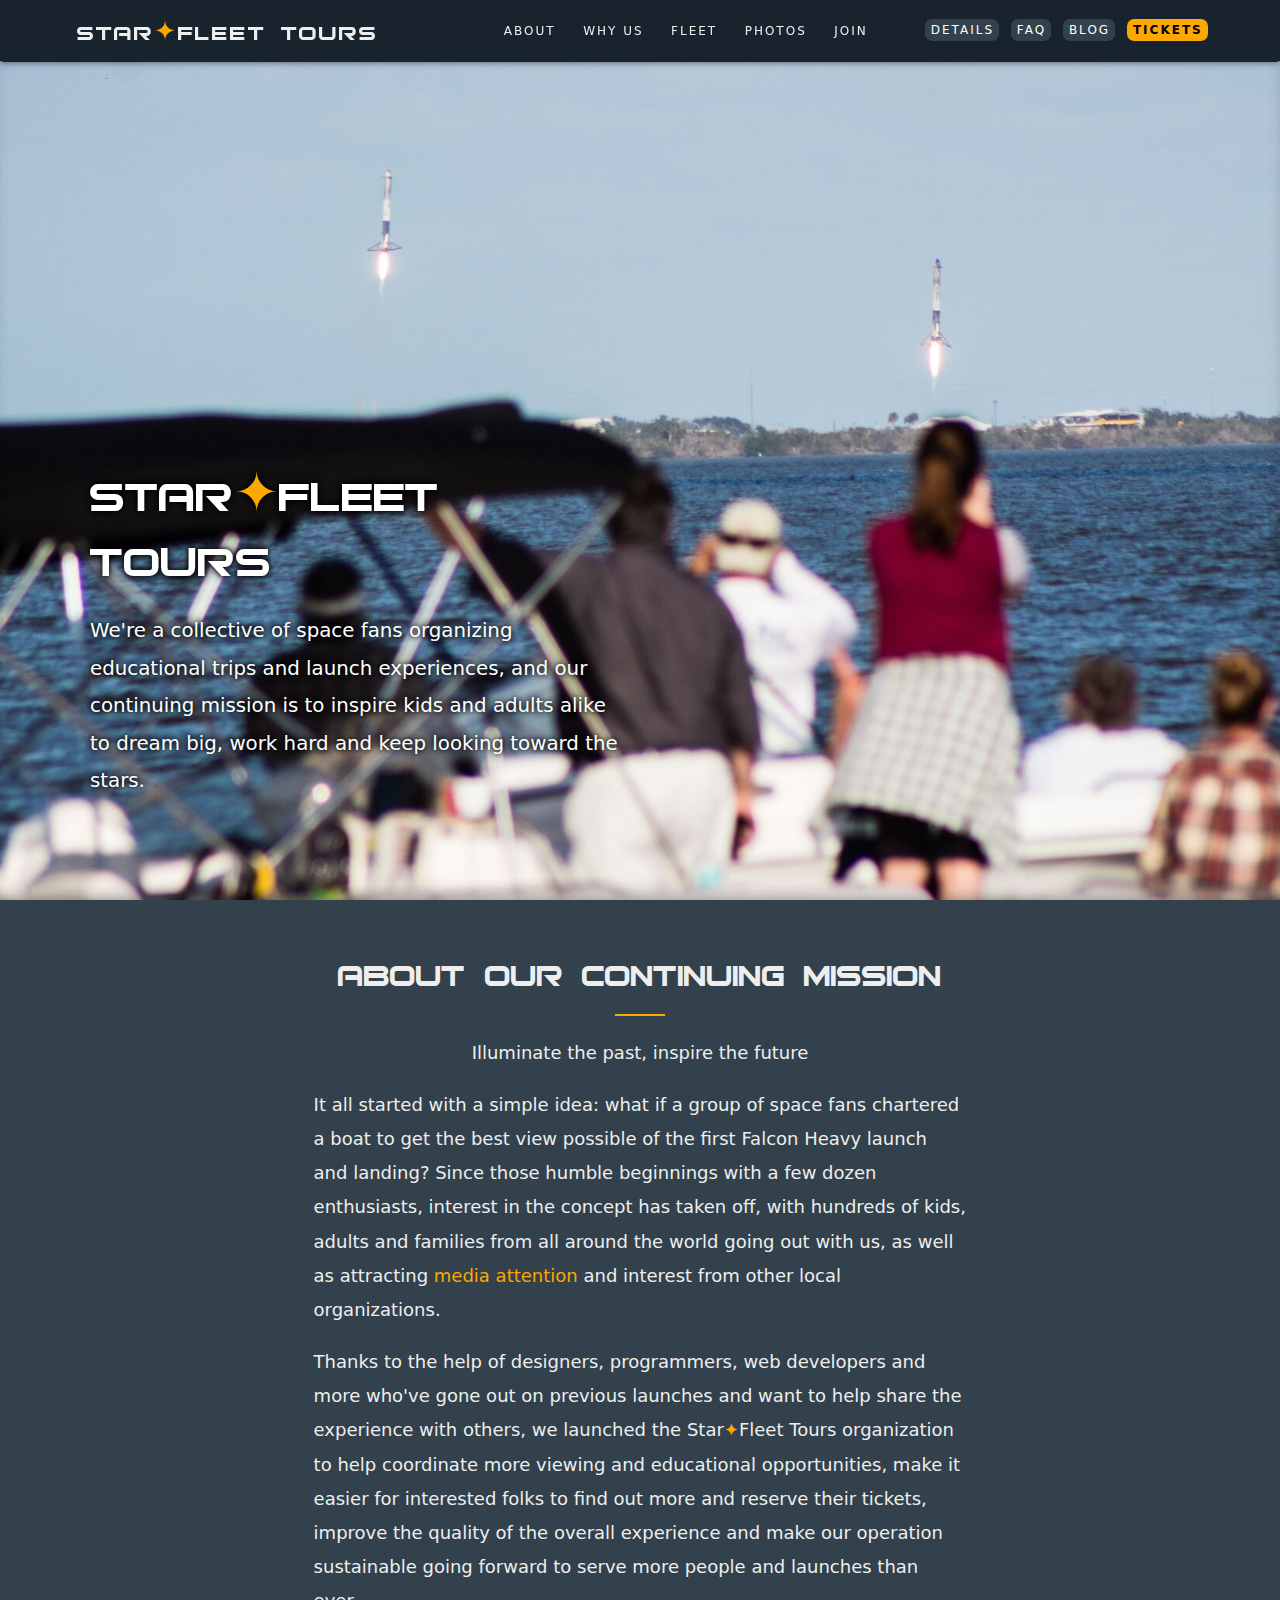
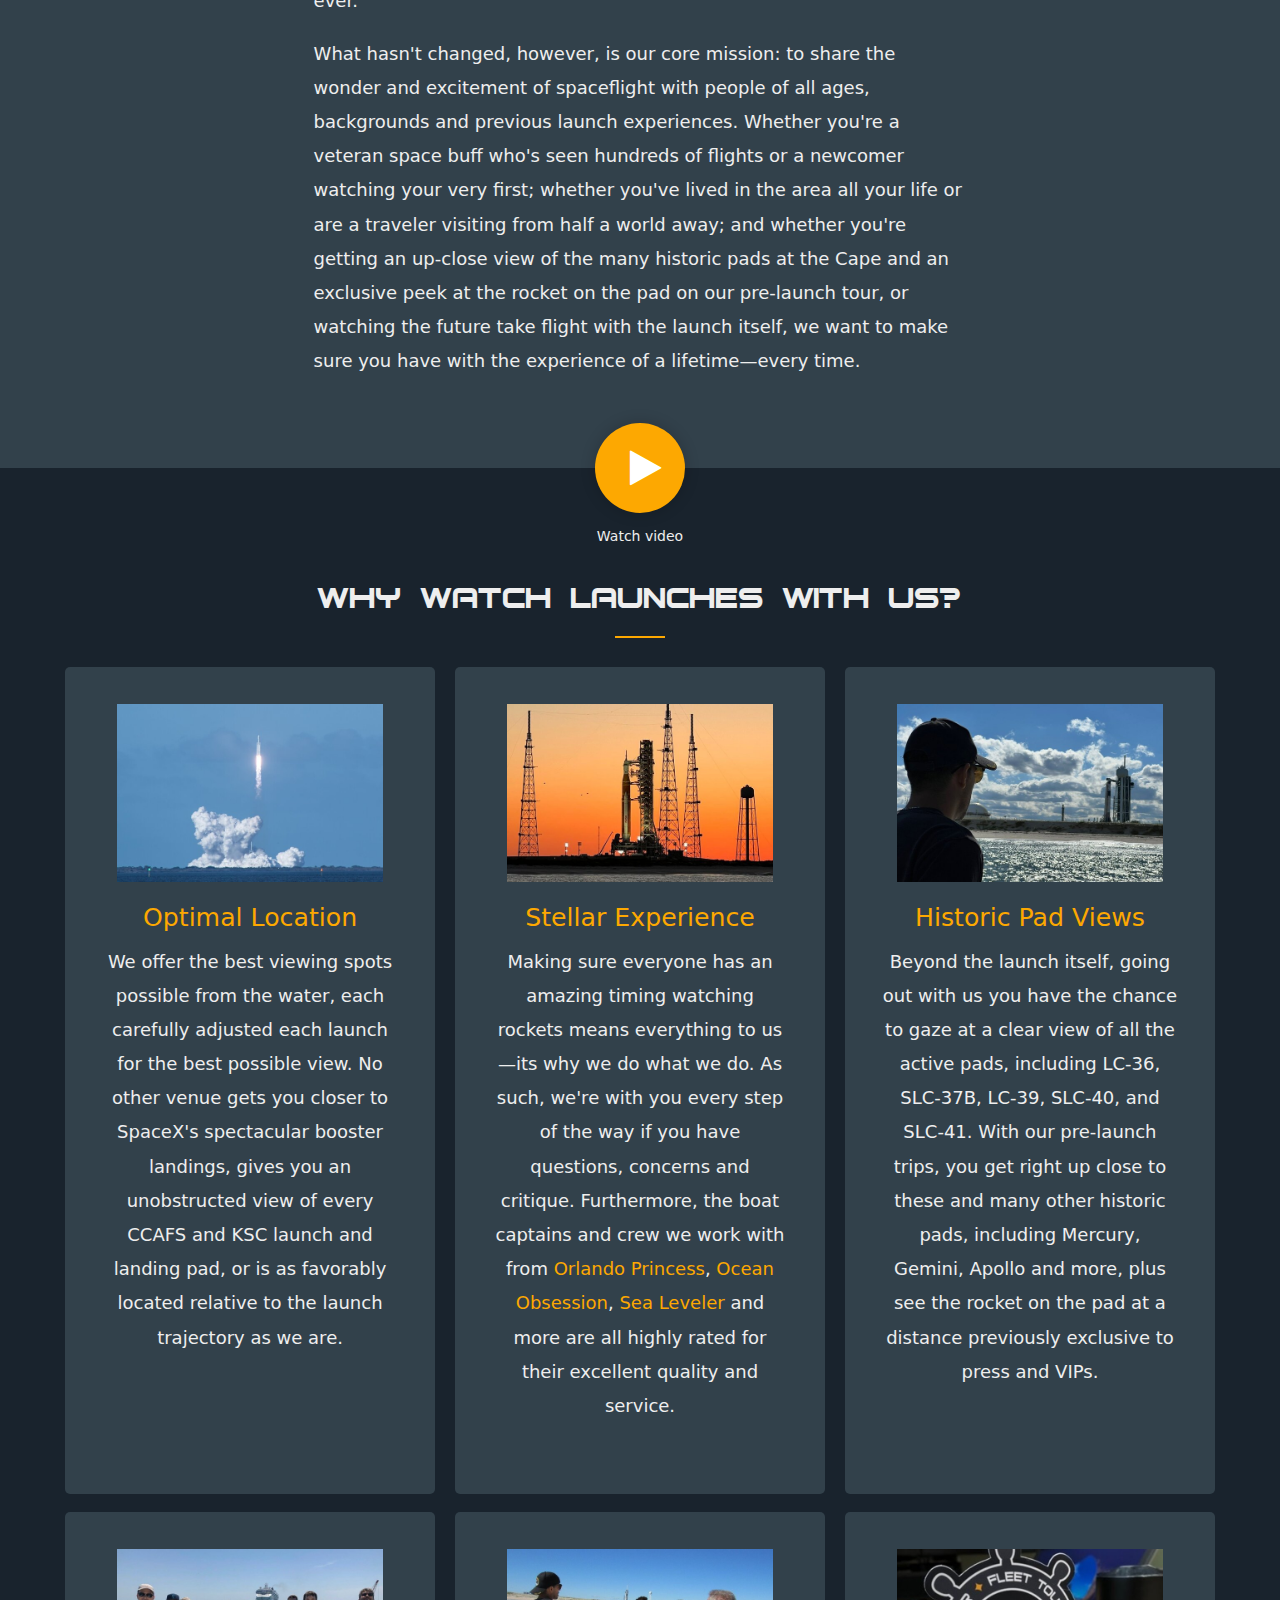
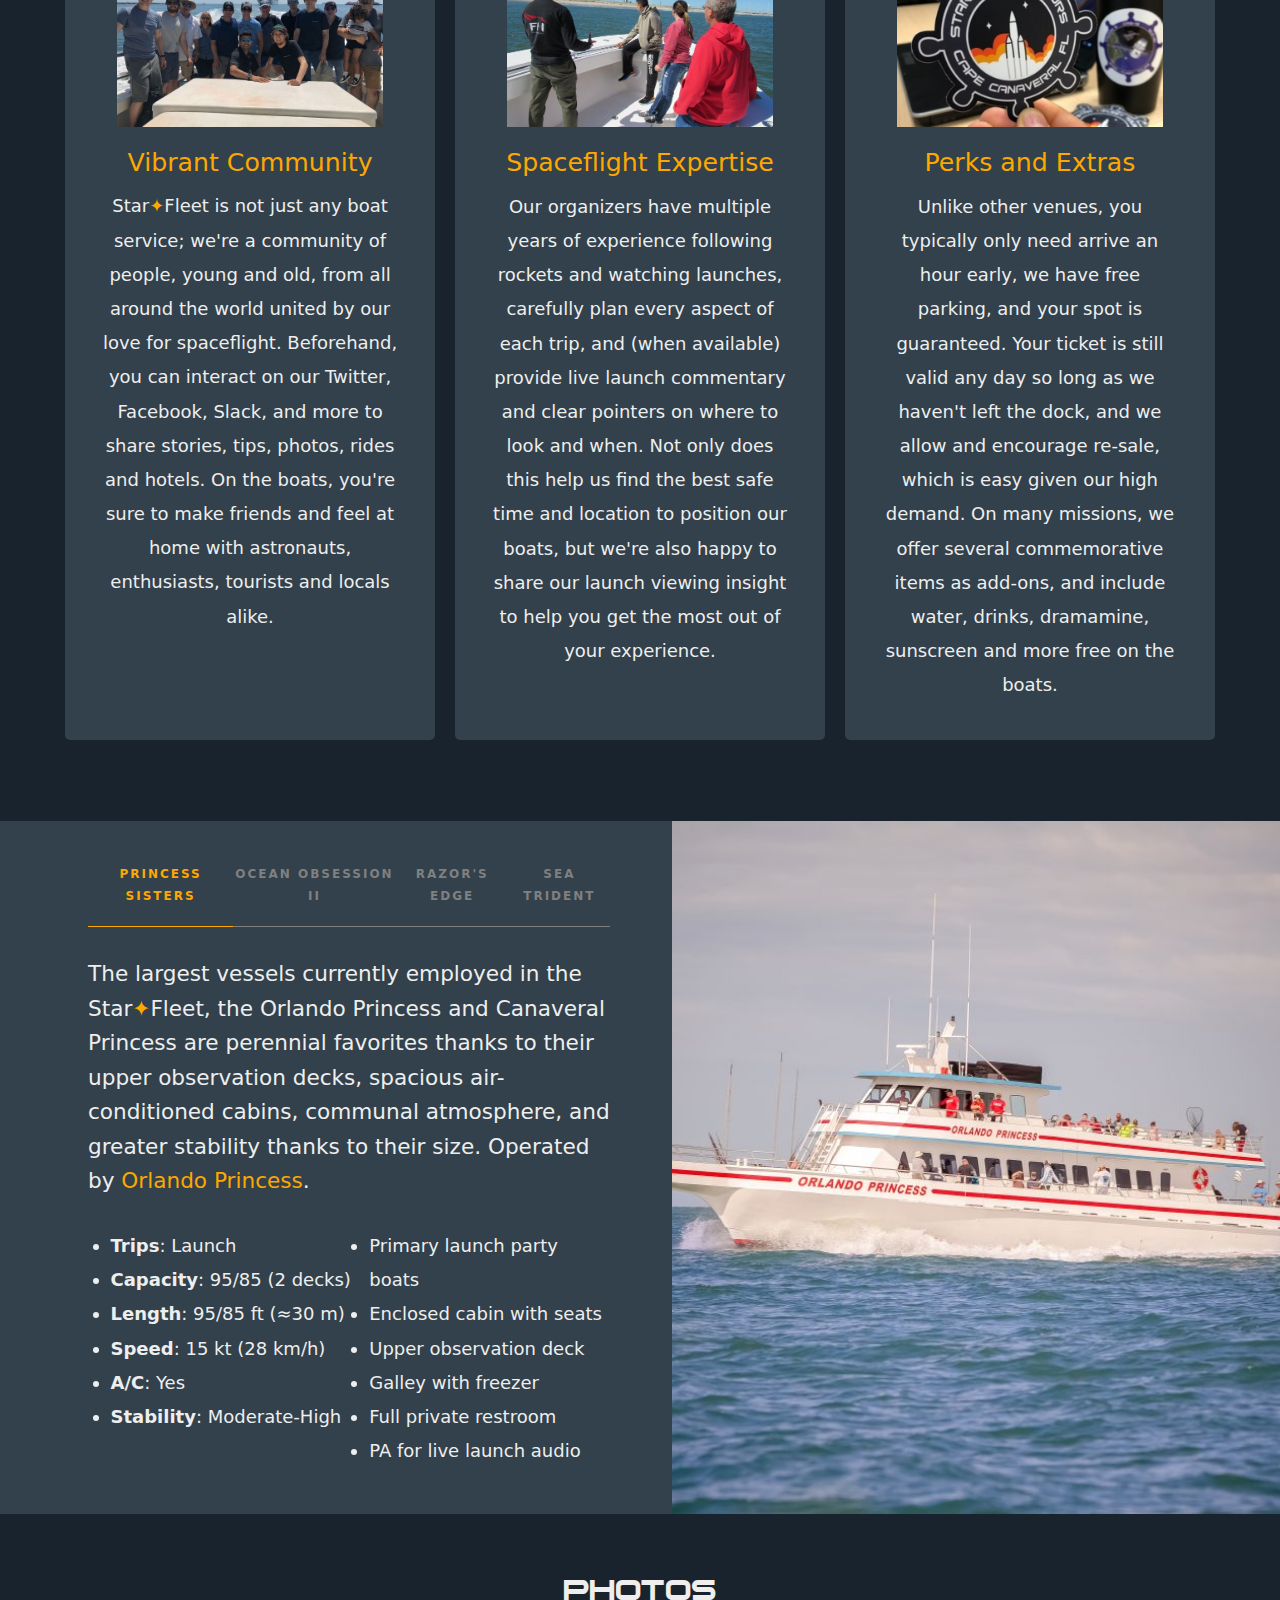
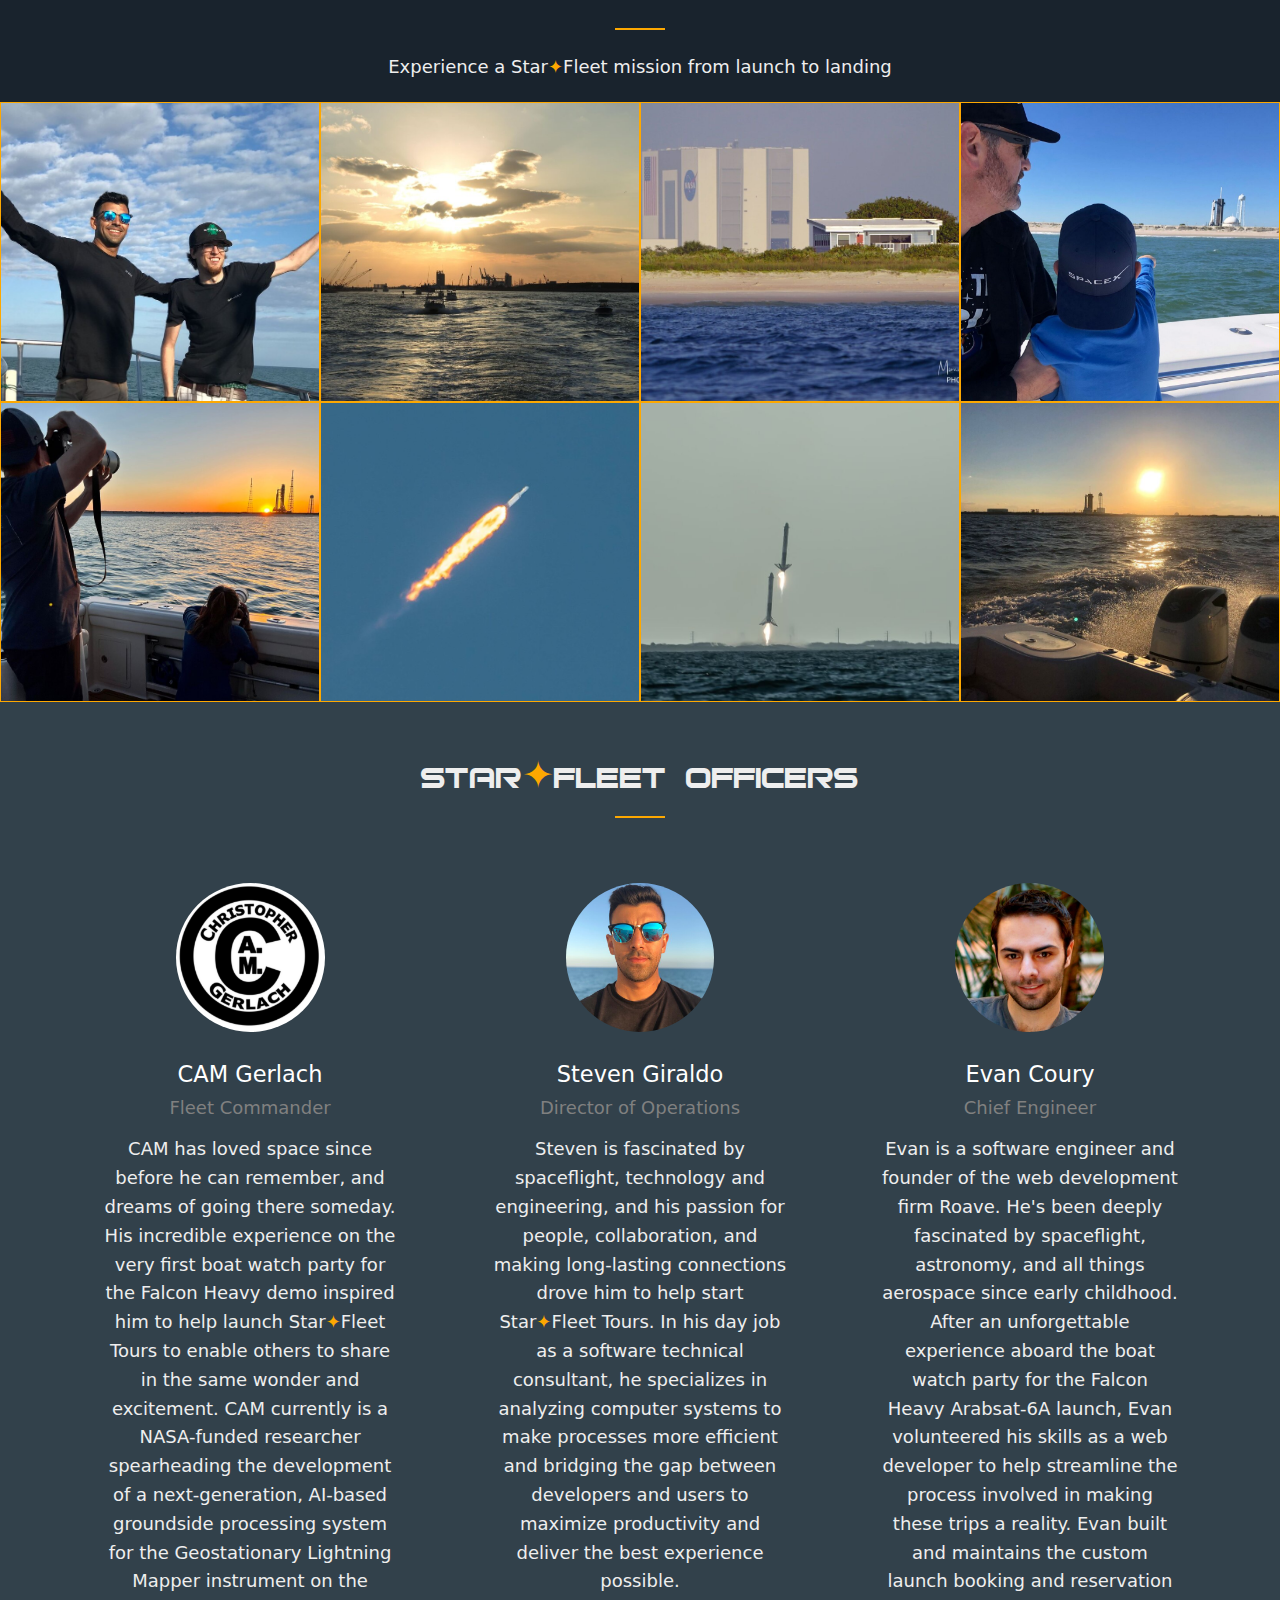
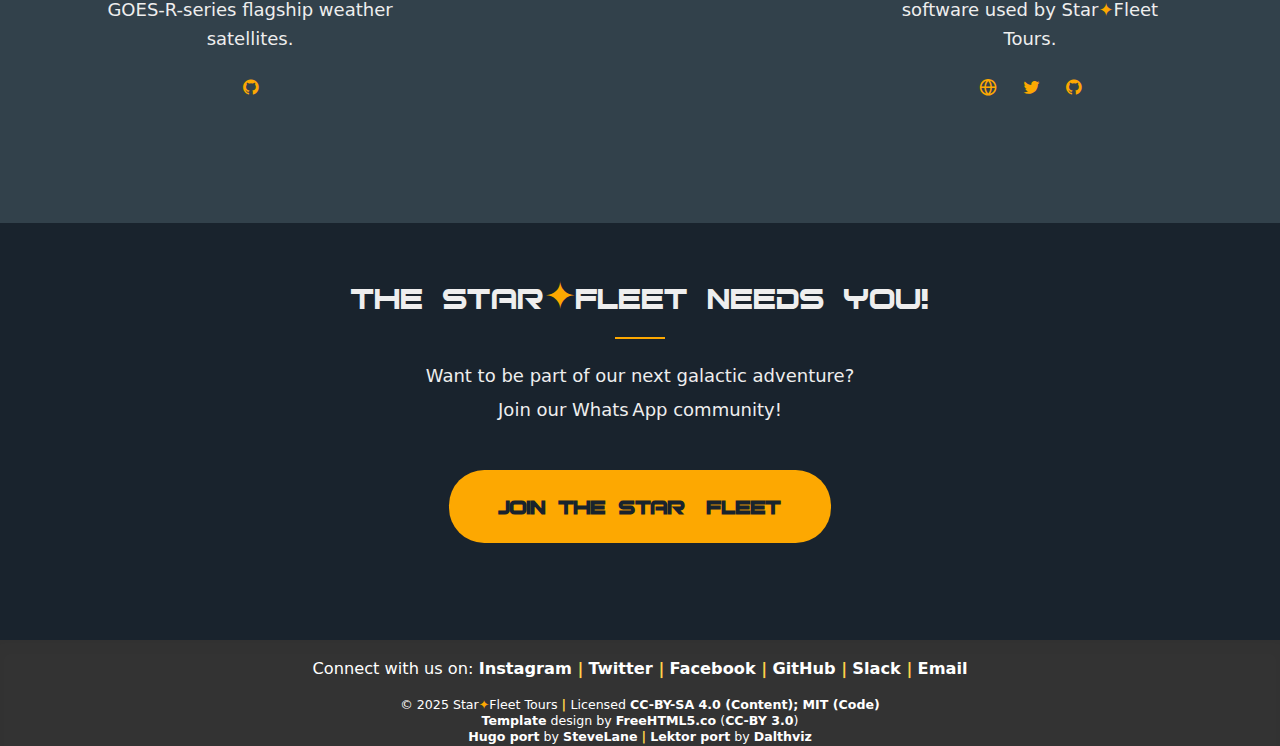
<file: index.html>
<!DOCTYPE html>

<html lang="en-US">
<head>
  <meta charset="UTF-8">
  <meta http-equiv="Access-Control-Allow-Origin" content="Origin">
  <meta http-equiv="Content-Security-Policy" content="

    base-uri 'self';
    default-src 'self';
    font-src 'self' https://fonts.gstatic.com;
    frame-src &#39;self&#39; http: https:;
    img-src &#39;self&#39; http: https: data:;
    script-src &#39;self&#39; &#39;unsafe-inline&#39;;
    style-src &#39;self&#39; https://fonts.googleapis.com &#39;unsafe-inline&#39;;
    connect-src  https://api.spacexdata.com;
    ">

  <meta http-equiv="X-Content-Type-Options" content="nosniff">
  <meta http-equiv="X-XSS-Protection" content="1">
  <meta name="referrer" content="never">  <!-- Fallback for IE/Edge/Safari -->
  <meta name="referrer" content="no-referrer">  <!-- Fallback for Chrome lt 61 -->
  <meta name="referrer" content="same-origin">

  <!-- FREE HTML5 TEMPLATE  -->
  <!-- DESIGNED & DEVELOPED by FREEHTML5.CO -->

  <!-- Website:        https://freehtml5.co/ -->
  <!-- Email:          info@freehtml5.co -->
  <!-- Twitter:        https://twitter.com/fh5co -->
  <!-- Facebook:       https://www.facebook.com/fh5co -->

  <!-- HUGO TEMPLATE PORTED BY SteveLane -->
  <!-- Website:        https://interadata.io/ -->

  <!-- LEKTOR THEME PORTED BY Daniel Althviz -->
  <!-- Website:        https://dalthviz.github.io/ -->

  <!-- LEKTOR THEME MAINTAINED AND EXPANDED BY Spyder Dev Team -->
  <!-- Website:        https://github.com/spyder-ide/lektor-icon -->

  <!-- Copyright (c) 2016- Lektor-Icon Contributors -->

  <!-- Original standalone HTML5 theme distributed under the terms of the -->
  <!-- Creative Commons Attribution 3.0 license -->
  <!-- https://creativecommons.org/licenses/by/3.0/ -->

  <!-- Additions, modifications and porting released under the terms of the -->
  <!-- MIT (Expat) License: https://opensource.org/licenses/MIT -->
  <!-- See the LICENSE.txt file for more details -->
  <!-- https://github.com/spyder-ide/lektor-icon/blob/master/LICENSE.txt -->

  <!-- For information on the included third-party assets, see NOTICE.txt -->
  <!-- https://github.com/spyder-ide/lektor-icon/blob/master/NOTICE.txt -->

  <title>Home — Star✦Fleet Tours</title>
  <meta name="author" content="Star✦Fleet Tours">
  <meta name="copyright" content="&amp;copy; 2025 Star✦Fleet Tours">
  <meta name="description" content="A collective of rocket enthusiasts dedicated to providing the most enjoyable, educational, and awe-inspiring launch viewing experience for visitors of all ages.">
  <meta name="keywords" content="rocket, space, spacex, tour, launch, boat, falcon">
  <meta name="theme-color" content="#fda801">
  <meta name="viewport" content="width=device-width, initial-scale=1">
  <link rel="icon" href="/static/images/favicon.png?h=d87a7e01" type="image/png">
  <style>
    :root {
      --theme-fg-color: #ffffff;
      --theme-fg-alt-color: #eeeeee;
      --theme-bg-color: #19232d;
      --theme-bg-alt-color: #32414b;
      --theme-bg-accent-color: #333333;
      --theme-accent-color: #fda801;
      --theme-accent-alt-color: #d50000;
      --theme-pipe-color: #ffd249
    }
  </style>
<!-- Magnific Popup -->
<link rel="stylesheet" href="/static/css/magnific-popup.css?h=ea861693" type="text/css">
<style>
  .hero-section {
    background-image: url("/fh-boat-landing-2-4k-169@1920.jpg")
  }
  @media ((min-device-width: 1921px) or ((min-device-width: 1281px) and (min-resolution: 102dpi)) or ((min-device-width: 961px) and (min-resolution: 152dpi))) {
    .hero-section {
      background-image: url("/fh-boat-landing-2-4k-169@3840.jpg")
    }
  }
  @media ((max-device-width: 768px) and (((max-resolution: 100dpi) and (max-device-height: 1400px)) or ((max-device-height: 1050px) and (max-resolution: 150dpi)) or (max-device-height: 700px))) {
    .hero-section {
      background-image: url("/fh-boat-landing-2-4k-169@1244.jpg")
    }
  }
</style>
  <!-- Google fonts -->
  <link rel="stylesheet" href="https://fonts.googleapis.com/css?family=Amiri" type="text/css">
  <link rel="stylesheet" href="https://fonts.googleapis.com/css?family=Raleway" type="text/css">
  <link rel="stylesheet" href="https://fonts.googleapis.com/css?family=Inconsolata" type="text/css">
  <!-- Theme style -->
  <link rel="stylesheet" href="/static/css/style.css?h=fb390f4f" type="text/css">
  <!-- User Custom CSS -->
  <link rel="stylesheet" href="/static/css/custom-styles.css?h=4dd7563e" type="text/css">
</head>

<body>
<div class="fh5co-page">
  <div id="fh5co-container">
    <div class="js-sticky">
      <div class="fh5co-main-nav navbar fixed-top">
        <div class="container">
          <div class="fh5co-menu-1">
            <div class='pull-left'>
              <ul class='dropdown menu' data-dropdown-menu>
                <li id='menu-logo'>
                  <p></p>
                    <a href='/'>
                    <span class="logo-text-container">
                      <span class="logo-text">Star✦Fleet Tours&nbsp;</span>
                    </span>
                  </a>
                  <p></p>
                </li>
              </ul>
            </div>

            <div class="main-nav-container">
<a class="nav-link-section" href="#section-about" data-nav-section="about">About</a>
<a class="nav-link-section" href="#section-why" data-nav-section="why">Why Us</a>
<a class="nav-link-section" href="#section-fleet" data-nav-section="fleet">Fleet</a>
<a class="nav-link-section" href="#section-gallery" data-nav-section="gallery">Photos</a>
<a class="nav-link-section" href="#section-join" data-nav-section="join">Join</a>
              <div class="side-nav-container">
                <a class="pull-right nav-link-internal special-link" href="/current/">Tickets</a>
                <a class="pull-right nav-link-internal" href="/blog/">Blog</a>
                <a class="pull-right nav-link-internal" href="/faq/">FAQ</a>
                <a class="pull-right nav-link-internal" href="/details/">Details</a>
              </div>
            </div>
          </div>
        </div>
      </div>
    </div>
<div id="section-home" class="js-fullheight-home hero-section" data-section="home" data-stellar-background-ratio="0.5">
  <div class="container">
    <div class="col-md-6">
      <div class="js-fullheight-home fh5co-copy">
        <div class="js-fullheight-home fh5co-copy-inner">
          <h1>Star✦Fleet Tours</h1>
          <h2>We're a collective of space fans organizing educational trips and launch experiences, and our continuing mission is to inspire kids and adults alike to dream big, work hard and keep looking toward the stars.</h2>
        </div>
      </div>
    </div>
  </div>
</div> <!-- END hero-section -->
<div id="section-about" data-section="about" class="content-section body-section body-block dark-bg-section">
  <div class="text-center fh5co-heading">
    <h2>About Our Continuing Mission</h2>
    <p>Illuminate the past, inspire the future</p>

  </div>
  
<div class="center">
  <p>It all started with a simple idea: what if a group of space fans chartered a boat to get the best view possible of the first Falcon Heavy launch and landing?
Since those humble beginnings with a few dozen enthusiasts, interest in the concept has taken off, with hundreds of kids, adults and families from all around the world going out with us, as well as attracting <a href="https://www.orlandosentinel.com/space/os-bz-falcon-heavy-watch-20190403-story.html">media attention</a> and interest from other local organizations.</p>
<p>Thanks to the help of designers, programmers, web developers and more who've gone out on previous launches and want to help share the experience with others, we launched the Star✦Fleet Tours organization to help coordinate more viewing and educational opportunities, make it easier for interested folks to find out more and reserve their tickets, improve the quality of the overall experience and make our operation sustainable going forward to serve more people and launches than ever.</p>
<p>What hasn't changed, however, is our core mission: to share the wonder and excitement of spaceflight with people of all ages, backgrounds and previous launch experiences.
Whether you're a veteran space buff who's seen hundreds of flights or a newcomer watching your very first; whether you've lived in the area all your life or are a traveler visiting from half a world away; and whether you're getting an up-close view of the many historic pads at the Cape and an exclusive peek at the rocket on the pad on our pre-launch tour, or watching the future take flight with the launch itself, we want to make sure you have with the experience of a lifetime—every time.</p>

</div>
</div> <!-- END content-section -->
<div id="section-why" data-section="why" class="services-section body-section body-block light-bg-section">
  <div class="video-spacer"></div>
  <div class="text-center fh5co-heading">
    <h2>Why Watch Launches with Us?</h2>
    
  </div>
  
<div class="fh5co-video">
  <a href="https://www.youtube.com/watch?v=bcDOTxOuKwM" class="popup-youtube"><i class="icon-play2"></i></a>
  <span>Watch video</span>
</div>
<div class="container center-container">
  <div class="col-md-4 card-outer center-inner">
    <div class="card card-item service offset-bg">
      <div class="card-inner">
        <div class="icon">
          <img alt="Optimal Location photo" src="/fh-boat-launch@640.jpg" class="img-responsive center" srcset="/fh-boat-launch@640.jpg 1x, /fh-boat-launch@1280.jpg 2x">
        </div>
        <h3>Optimal Location</h3>
        <p>We offer the best viewing spots possible from the water, each carefully adjusted each launch for the best possible view.
No other venue gets you closer to SpaceX's spectacular booster landings, gives you an unobstructed view of every CCAFS and KSC launch and landing pad, or is as favorably located relative to the launch trajectory as we are.</p>

      </div>
      <div class="card-spacer"></div>
    </div>
  </div>
  <div class="col-md-4 card-outer center-inner">
    <div class="card card-item service offset-bg">
      <div class="card-inner">
        <div class="icon">
          <img alt="Stellar Experience photo" src="/sls-pad-sunset-ocean@640.jpg" class="img-responsive center" srcset="/sls-pad-sunset-ocean@640.jpg 1x, /sls-pad-sunset-ocean@1280.jpg 2x">
        </div>
        <h3>Stellar Experience</h3>
        <p>Making sure everyone has an amazing timing watching rockets means everything to us—its why we do what we do.
As such, we're with you every step of the way if you have questions, concerns and critique.
Furthermore, the boat captains and crew we work with from <a href="https://orlandoprincess.com/">Orlando Princess</a>, <a href="https://fishobsession.com/">Ocean Obsession</a>, <a href="https://www.sealeveler.com/">Sea Leveler</a> and more are all highly rated for their excellent quality and service.</p>

      </div>
      <div class="card-spacer"></div>
    </div>
  </div>
  <div class="col-md-4 card-outer center-inner">
    <div class="card card-item service offset-bg">
      <div class="card-inner">
        <div class="icon">
          <img alt="Historic Pad Views photo" src="/steven-looking-lc39a@640.jpg" class="img-responsive center" srcset="/steven-looking-lc39a@640.jpg 1x, /steven-looking-lc39a@1280.jpg 2x">
        </div>
        <h3>Historic Pad Views</h3>
        <p>Beyond the launch itself, going out with us you have the chance to gaze at a clear view of all the active pads, including LC-36, SLC-37B, LC-39, SLC-40, and SLC-41.
With our pre-launch trips, you get right up close to these and many other historic pads, including Mercury, Gemini, Apollo and more, plus see the rocket on the pad at a distance previously exclusive to press and VIPs.</p>

      </div>
      <div class="card-spacer"></div>
    </div>
  </div>
  <div class="col-md-4 card-outer center-inner">
    <div class="card card-item service offset-bg">
      <div class="card-inner">
        <div class="icon">
          <img alt="Vibrant Community photo" src="/after-mission-group-photo@640.jpg" class="img-responsive center" srcset="/after-mission-group-photo@640.jpg 1x, /after-mission-group-photo@1280.jpg 2x">
        </div>
        <h3>Vibrant Community</h3>
        <p>Star✦Fleet is not just any boat service; we're a community of people, young and old, from all around the world united by our love for spaceflight.
Beforehand, you can interact on our Twitter, Facebook, Slack, and more to share stories, tips, photos, rides and hotels.
On the boats, you're sure to make friends and feel at home with astronauts, enthusiasts, tourists and locals alike.</p>

      </div>
      <div class="card-spacer"></div>
    </div>
  </div>
  <div class="col-md-4 card-outer center-inner">
    <div class="card card-item service offset-bg">
      <div class="card-inner">
        <div class="icon">
          <img alt="Spaceflight Expertise photo" src="/steven-gesturing-lc39a@640.jpg" class="img-responsive center" srcset="/steven-gesturing-lc39a@640.jpg 1x, /steven-gesturing-lc39a@1280.jpg 2x">
        </div>
        <h3>Spaceflight Expertise</h3>
        <p>Our organizers have multiple years of experience following rockets and watching launches, carefully plan every aspect of each trip, and (when available) provide live launch commentary and clear pointers on where to look and when.
Not only does this help us find the best safe time and location to position our boats, but we're also happy to share our launch viewing insight to help you get the most out of your experience.</p>

      </div>
      <div class="card-spacer"></div>
    </div>
  </div>
  <div class="col-md-4 card-outer center-inner">
    <div class="card card-item service offset-bg">
      <div class="card-inner">
        <div class="icon">
          <img alt="Perks and Extras photo" src="/star-fleet-logo-stickers-crop@640.jpg" class="img-responsive center" srcset="/star-fleet-logo-stickers-crop@640.jpg 1x, /star-fleet-logo-stickers-crop@1280.jpg 2x">
        </div>
        <h3>Perks and Extras</h3>
        <p>Unlike other venues, you typically only need arrive an hour early, we have free parking, and your spot is guaranteed.
Your ticket is still valid any day so long as we haven't left the dock, and we allow and encourage re-sale, which is easy given our high demand.
On many missions, we offer several commemorative items as add-ons, and include water, drinks, dramamine, sunscreen and more free on the boats.</p>

      </div>
      <div class="card-spacer"></div>
    </div>
  </div>
</div>
</div> <!-- END services-section -->
<div id="section-fleet" data-section="fleet" class="mission-section body-section body-block dark-bg-section notitle-section">
  
<div class="fh5co-2col left">
  <div class="fh5co-2col-inner left">
    <div class="fh5co-tabs-container">
      <ul class="fh5co-tabs">
        <li class="active">
          <a href="#" data-tab="op">Princess sisters</a>
        </li>
        <li>
          <a href="#" data-tab="oo2">Ocean Obsession II</a>
        </li>
        <li>
          <a href="#" data-tab="razorsedge">Razor&#39;s Edge</a>
        </li>
        <li>
          <a href="#" data-tab="seatrident">Sea Trident</a>
        </li>
      </ul>
      <div class="fh5co-tab-content active" data-tab-content="op">
        <h2>The largest vessels currently employed in the Star✦Fleet, the Orlando Princess and Canaveral Princess are perennial favorites thanks to their upper observation decks, spacious air-conditioned cabins, communal atmosphere, and greater stability thanks to their size.
Operated by <a href="https://orlandoprincess.com/">Orlando Princess</a>.</h2>
        <ul>
<li><strong>Trips</strong>: Launch</li>
<li><strong>Capacity</strong>: 95/85 (2 decks)</li>
<li><strong>Length</strong>: 95/85 ft (≈30 m)</li>
<li><strong>Speed</strong>: 15 kt (28 km/h)</li>
<li><strong>A/C</strong>: Yes</li>
<li><strong>Stability</strong>: Moderate-High</li>
<li>Primary launch party boats</li>
<li>Enclosed cabin with seats</li>
<li>Upper observation deck</li>
<li>Galley with freezer</li>
<li>Full private restroom</li>
<li>PA for live launch audio</li>
</ul>

      </div>
      <div class="fh5co-tab-content" data-tab-content="oo2">
        <h2>While somewhat smaller than the Princess boats with less upper deck space, the "Double O2" has a very similar design and comparable features, including an observation deck, an air-conditioned fully enclosed cabin, and good stability in choppy seas.
Operated by <a href="https://fishobsession.com/">Ocean Obsession</a>.</h2>
        <ul>
<li><strong>Trips</strong>: Launch</li>
<li><strong>Capacity</strong>: 80 (2 decks)</li>
<li><strong>Length</strong>: 65 ft (≈20 m)</li>
<li><strong>Speed</strong>: 15 kt (28 km/h)</li>
<li><strong>A/C</strong>: Yes</li>
<li><strong>Stability</strong>: Moderate-High</li>
<li>Secondary launch party boat</li>
<li>Enclosed cabin with seats</li>
<li>Upper observation deck</li>
<li>Galley with freezer</li>
<li>PA for live launch audio</li>
<li>Full private restroom</li>
</ul>

      </div>
      <div class="fh5co-tab-content" data-tab-content="razorsedge">
        <h2>This smaller boat is the fastest ship in the fleet, and is very well-appointed with the latest electronics, a highly comfortable premium interior, multiple seating areas bow and stern, air conditioning and an advanced stabilization system.
Operated by <a href="https://razorsedgecharters.com/">Razor's Edge Charters</a>.</h2>
        <ul>
<li><strong>Trips</strong>: Pre-launch &amp; launch</li>
<li><strong>Capacity</strong>: 12</li>
<li><strong>Length</strong>: 37 ft (11 m)</li>
<li><strong>Speed</strong>: 45 kt (85 km/h)</li>
<li><strong>A/C</strong>: Yes</li>
<li><strong>Stability</strong>: Moderate</li>
<li>New-build, modern vessel</li>
<li>Triple Yamaha outboards</li>
<li>Bow and stern seating areas</li>
<li>Premium interior comfort</li>
<li>Advanced stabilization system</li>
<li>Restroom in center console</li>
</ul>

      </div>
      <div class="fh5co-tab-content" data-tab-content="seatrident">
        <h2>This smaller boat combines high speeds and advanced electronics with a more private viewing experience, greater space per person and a nearly brand-new interior.
What's more, it can be bought out to allow your whole family their very own ship in the Fleet.
Operated by <a href="https://www.sealeveler.com/">Sea Leveler</a>.</h2>
        <ul>
<li><strong>Trips</strong>: Pre-launch &amp; launch</li>
<li><strong>Capacity</strong>: 6</li>
<li><strong>Length</strong>: 40 ft (13 m)</li>
<li><strong>Speed</strong>: 35 kt (65 km/h)</li>
<li><strong>A/C</strong>: No</li>
<li><strong>Stability</strong>: Lower</li>
<li>Nearly brand new vessel</li>
<li>Dual Suzuki outboards</li>
<li>Spacious open layout</li>
<li>Advanced electronics</li>
<li>Sound system for launch audio</li>
<li>Restroom in center console</li>
</ul>

      </div>
    </div>
  </div>
</div>
<div class="fh5co-2col right">
  <div class="mission-image-container">
    <div class="mission-image tab-image  active" data-tab-content="op" style="background-image: url(/princess-promo.jpg);"></div>
    <div class="mission-image tab-image " data-tab-content="oo2" style="background-image: url(/oo2-promo-corrected.jpg);"></div>
    <div class="mission-image tab-image " data-tab-content="razorsedge" style="background-image: url(/razorsedge-promo.jpg);"></div>
    <div class="mission-image tab-image " data-tab-content="seatrident" style="background-image: url(/seatrident-promo.jpg);"></div>
  </div>
</div>
</div> <!-- END mission-section -->
<div id="section-gallery" data-section="gallery" class="gallery-section body-section body-block light-bg-section">
  <div class="text-center fh5co-heading">
    <h2>Photos</h2>
    <p>Experience a Star✦Fleet mission from launch to landing</p>

  </div>
  
<div class="center-container">
  <a href="cam-steven-wide.jpg" class="center-inner fh5co-item image-popup" style="background-image: url(/cam-steven-wide@1024.jpg)">
    <div class="fh5co-overlay"></div>
    <div class="fh5co-copy">
      <div class="fh5co-copy-inner">
        <h2>Welcome Aboard!</h2>
        <h3>Star✦Fleet&#39;s leaders greet the crew</h3>
      </div>
    </div>
  </a>
  <a href="small-boats-sunset.jpg" class="center-inner fh5co-item image-popup" style="background-image: url(/small-boats-sunset@1024.jpg)">
    <div class="fh5co-overlay"></div>
    <div class="fh5co-copy">
      <div class="fh5co-copy-inner">
        <h2>The Fleet Departs</h2>
        <h3>S✦F&#39;s smaller craft head for the sea</h3>
      </div>
    </div>
  </a>
  <a href="vab-astro-beach-house.jpg" class="center-inner fh5co-item image-popup" style="background-image: url(/vab-astro-beach-house@1024.jpg)">
    <div class="fh5co-overlay"></div>
    <div class="fh5co-copy">
      <div class="fh5co-copy-inner">
        <h2>On the Shoulders of Giants</h2>
        <h3>Historic sights on the way out</h3>
      </div>
    </div>
  </a>
  <a href="lc39a-kid-pointing.jpg" class="center-inner fh5co-item image-popup" style="background-image: url(/lc39a-kid-pointing@1024.jpg)">
    <div class="fh5co-overlay"></div>
    <div class="fh5co-copy">
      <div class="fh5co-copy-inner">
        <h2>Atten-tion!</h2>
        <h3>A young passenger spots a Falcon</h3>
      </div>
    </div>
  </a>
  <a href="f9-on-pad-photogs.jpg" class="center-inner fh5co-item image-popup" style="background-image: url(/f9-on-pad-photogs@1024.jpg)">
    <div class="fh5co-overlay"></div>
    <div class="fh5co-copy">
      <div class="fh5co-copy-inner">
        <h2>Go for Launch</h2>
        <h3>Our photographers ready to capture liftoff</h3>
      </div>
    </div>
  </a>
  <a href="fh-arabsat-ascent.jpg" class="center-inner fh5co-item image-popup" style="background-image: url(/fh-arabsat-ascent@1024.jpg)">
    <div class="fh5co-overlay"></div>
    <div class="fh5co-copy">
      <div class="fh5co-copy-inner">
        <h2>Breaking the Bonds of Earth</h2>
        <h3>A Falcon soars aloft (Nik Delgado)</h3>
      </div>
    </div>
  </a>
  <a href="fh-boat-landing-arabsat.jpg" class="center-inner fh5co-item image-popup" style="background-image: url(/fh-boat-landing-arabsat@1024.jpg)">
    <div class="fh5co-overlay"></div>
    <div class="fh5co-copy">
      <div class="fh5co-copy-inner">
        <h2>Coming in Hot</h2>
        <h3>Twin boosters touch down (Mike Hara)</h3>
      </div>
    </div>
  </a>
  <a href="pad-boat-headed-home.jpg" class="center-inner fh5co-item image-popup" style="background-image: url(/pad-boat-headed-home@1024.jpg)">
    <div class="fh5co-overlay"></div>
    <div class="fh5co-copy">
      <div class="fh5co-copy-inner">
        <h2>The Voyage Home</h2>
        <h3>Wrapping up a priceless memory</h3>
      </div>
    </div>
  </a>
</div>
</div> <!-- END gallery-section -->
<div id="section-team" data-section="team" class="team-section body-section body-block dark-bg-section">
  <div class="text-center fh5co-heading">
    <h2>Star✦Fleet Officers</h2>
    
  </div>
  
<div class="container center-container">
  <div class="col-md-4 card-outer center-inner">
    <div class="card person transparent-bg">
      <div class="card-inner">
        <img alt="CAM Gerlach photo" src="/cam-gerlach@512.png" class="img-responsive" srcset="/cam-gerlach@512.png 1x, /cam-gerlach@1024.png 2x">
        <h3>CAM Gerlach</h3>
        <h4>Fleet Commander</h4>
        <p>CAM has loved space since before he can remember, and dreams of going there someday.
His incredible experience on the very first boat watch party for the Falcon Heavy demo inspired him to help launch Star✦Fleet Tours to enable others to share in the same wonder and excitement.
CAM currently is a NASA-funded researcher spearheading the development of a next-generation, AI-based groundside processing system for the Geostationary Lightning Mapper instrument on the GOES-R-series flagship weather satellites.</p>

        <ul class="social">
          <li><a href="https://github.com/CAM-Gerlach" aria-label="Github"><i class="icon-github"></i></a></li>
        </ul>
      </div>
      <div class="card-spacer"></div>
    </div>
  </div>
  <div class="col-md-4 card-outer center-inner">
    <div class="card person transparent-bg">
      <div class="card-inner">
        <img alt="Steven Giraldo photo" src="/steven-headshot@512.jpg" class="img-responsive" srcset="/steven-headshot@512.jpg 1x, /steven-headshot@1024.jpg 2x">
        <h3>Steven Giraldo</h3>
        <h4>Director of Operations</h4>
        <p>Steven is fascinated by spaceflight, technology and engineering, and his passion for people, collaboration, and making long-lasting connections drove him to help start Star✦Fleet Tours.
In his day job as a software technical consultant, he specializes in analyzing computer systems to make processes more efficient and bridging the gap between developers and users to maximize productivity and deliver the best experience possible.</p>

        <ul class="social">
        </ul>
      </div>
      <div class="card-spacer"></div>
    </div>
  </div>
  <div class="col-md-4 card-outer center-inner">
    <div class="card person transparent-bg">
      <div class="card-inner">
        <img alt="Evan Coury photo" src="/evan-photo@512.jpg" class="img-responsive" srcset="/evan-photo@512.jpg 1x, /evan-photo@1024.jpg 2x">
        <h3>Evan Coury</h3>
        <h4>Chief Engineer</h4>
        <p>Evan is a software engineer and founder of the web development firm Roave.
He's been deeply fascinated by spaceflight, astronomy, and all things aerospace since early childhood.
After an unforgettable experience aboard the boat watch party for the Falcon Heavy Arabsat-6A launch, Evan volunteered his skills as a web developer to help streamline the process involved in making these trips a reality.
Evan built and maintains the custom launch booking and reservation software used by Star✦Fleet Tours.</p>

        <ul class="social">
          <li><a href="https://roave.com/" aria-label="Website"><i class="icon-globe2"></i></a></li>
          <li><a href="https://twitter.com/EvanDotPro" aria-label="Twitter"><i class="icon-twitter"></i></a></li>
          <li><a href="https://github.com/EvanDotPro" aria-label="Github"><i class="icon-github"></i></a></li>
        </ul>
      </div>
      <div class="card-spacer"></div>
    </div>
  </div>
</div>
</div> <!-- END team-section -->
<div id="section-join" data-section="join" class="content-section body-section body-block light-bg-section">
  <div class="text-center fh5co-heading">
    <h2>The Star✦Fleet Needs You!</h2>
    <p>Want to be part of our next galactic adventure?<br>Join our Whats App community!</p>

  </div>
  
<div class="row">
  <a id="join-button" href="INSERT_URL_1" class="content-button text-button">Join the Star✦Fleet</a>
</div>
</div> <!-- END content-section -->

    <div id="fh5co-footer">
      <div class="container">
        <div class="row footer-connect-line">
          <div class="text-center">
            <p>
              Connect with us on:
              <a href="https://instagram.com/starfleettours/"> Instagram </a>
              <span class="pipe-colored">|</span>
              <a href="https://twitter.com/StarFleetTours"> Twitter </a>
              <span class="pipe-colored">|</span>
              <a href="https://www.facebook.com/starfleettours"> Facebook </a>
              <span class="pipe-colored">|</span>
              <a href="https://github.com/star-fleet-tours"> GitHub </a>
              <span class="pipe-colored">|</span>
              <a href="https://spacexmeetups.slack.com/"> Slack </a>
              <span class="pipe-colored">|</span>
              <a href="mailto:fleetcommand@star-fleet.tours"> Email </a>
            </p>
          </div>
        </div>
        <div class="row footer-copyright">
          <div class="text-center">
            <p>
              &copy; 2025 Star✦Fleet Tours
              <span class="pipe-colored"> | </span>
              Licensed <a href="https://github.com/star-fleet-tours/star-fleet-tours-website/blob/master/LICENSE.txt" target="_blank" rel="noopener noreferrer">CC-BY-SA 4.0 (Content); MIT (Code)</a>
              <br>
              <a href="https://freehtml5.co/icon-free-website-template-using-bootstrap/" target="_blank" rel="noopener noreferrer">Template</a> design by <a href="https://freehtml5.co/" target="_blank" rel="noopener noreferrer">FreeHTML5.co</a>&nbsp;(<a href="https://creativecommons.org/licenses/by/3.0/" target="_blank" rel="noopener noreferrer">CC&#8209;BY&nbsp;3.0</a>)
              <br><a href="https://github.com/SteveLane/hugo-icon" target="_blank" rel="noopener noreferrer">Hugo port</a> by <a href="https://github.com/SteveLane/" target="_blank" rel="noopener noreferrer">SteveLane</a> <span class="pipe-colored">|</span> <a href="https://github.com/spyder-ide/lektor-icon" target="_blank" rel="noopener noreferrer">Lektor&nbsp;port</a>&nbsp;by&nbsp;<a href="https://github.com/dalthviz/" target="_blank" rel="noopener noreferrer">Dalthviz</a>
              <br>Rewrite by <a href="http://gerlach.cam" target="_blank" rel="noopener noreferrer">C.A.M.&nbsp;Gerlach</a> <span class="pipe-colored">|</span> Maintained by <a href="https://www.spyder-ide.org/" target="_blank" rel="noopener noreferrer">Spyder&nbsp;IDE</a>
            </p>
          </div>
        </div>
      </div>
    </div>
  </div>
</div>
<!-- jQuery -->
<script src="/static/js/jquery-3.7.1.min.js?h=ee48592d" type="application/javascript" charset="UTF-8"></script>
<!-- Waypoints -->
<script src="/static/js/jquery.waypoints.min.js?h=a2b72d43" type="application/javascript" charset="UTF-8"></script>
<!-- User Custom Scripts -->
<script src="/static/js/custom-scripts.js?h=8901b099" type="application/javascript" charset="UTF-8"></script>
<!-- Main JS -->
<script src="/static/js/main.js?h=8d911085" type="application/javascript" charset="UTF-8"></script>
<!-- jQuery Easing -->
<script src="/static/js/jquery.easing.min.js?h=ce3bb198" type="application/javascript" charset="UTF-8"></script>
<!-- Stellar Parallax -->
<script src="/static/js/jquery.stellar.min.js?h=ceb5febf" type="application/javascript" charset="UTF-8"></script>
<!-- Magnific Popup -->
<script src="/static/js/jquery.magnific-popup.min.js?h=13d72330" type="application/javascript" charset="UTF-8"></script>
<script src="/static/js/magnific-popup-options.js?h=4c9bdaf7" type="application/javascript" charset="UTF-8"></script>
<script>var mailchimpButtonEnabled = false;</script>
<!-- Main JS -->
<script src="/static/js/main-singlelayout.js?h=ec414a8c" type="application/javascript" charset="UTF-8"></script>
<!-- <script src="https://code.jquery.com/jquery-migrate-3.0.1.js" type="application/javascript" charset="UTF-8"></script> -->
</body>
</html>
</file>
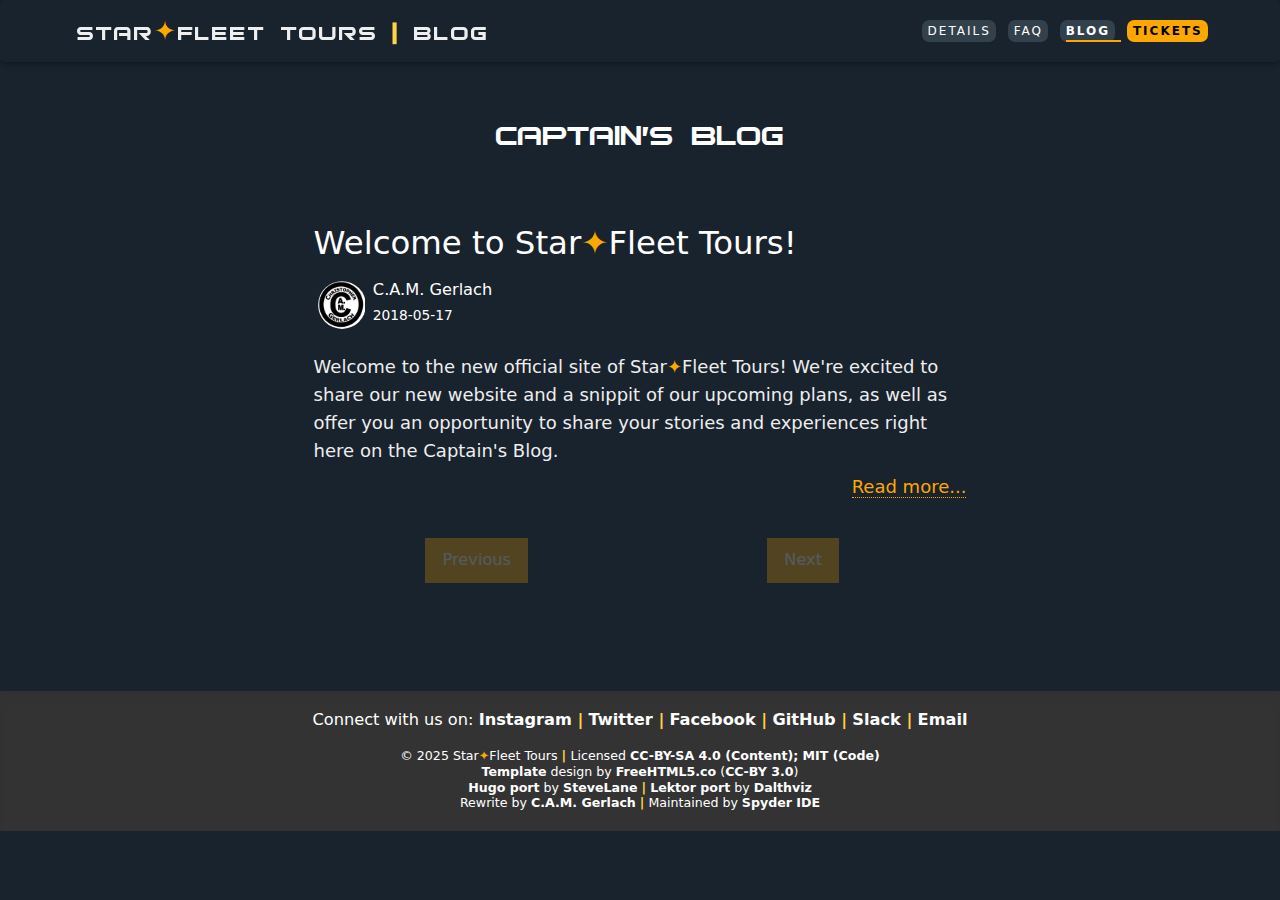
<file: blog/index.html>
<!DOCTYPE html>

<html lang="en-US">
<head>
  <meta charset="UTF-8">
  <meta http-equiv="Access-Control-Allow-Origin" content="Origin">
  <meta http-equiv="Content-Security-Policy" content="

    base-uri 'self';
    default-src 'self';
    font-src 'self' https://fonts.gstatic.com;
    frame-src &#39;self&#39; http: https:;
    img-src &#39;self&#39; http: https: data:;
    script-src &#39;self&#39; &#39;unsafe-inline&#39;;
    style-src &#39;self&#39; https://fonts.googleapis.com &#39;unsafe-inline&#39;;
    connect-src  https://api.spacexdata.com;
    ">

  <meta http-equiv="X-Content-Type-Options" content="nosniff">
  <meta http-equiv="X-XSS-Protection" content="1">
  <meta name="referrer" content="never">  <!-- Fallback for IE/Edge/Safari -->
  <meta name="referrer" content="no-referrer">  <!-- Fallback for Chrome lt 61 -->
  <meta name="referrer" content="same-origin">

  <!-- FREE HTML5 TEMPLATE  -->
  <!-- DESIGNED & DEVELOPED by FREEHTML5.CO -->

  <!-- Website:        https://freehtml5.co/ -->
  <!-- Email:          info@freehtml5.co -->
  <!-- Twitter:        https://twitter.com/fh5co -->
  <!-- Facebook:       https://www.facebook.com/fh5co -->

  <!-- HUGO TEMPLATE PORTED BY SteveLane -->
  <!-- Website:        https://interadata.io/ -->

  <!-- LEKTOR THEME PORTED BY Daniel Althviz -->
  <!-- Website:        https://dalthviz.github.io/ -->

  <!-- LEKTOR THEME MAINTAINED AND EXPANDED BY Spyder Dev Team -->
  <!-- Website:        https://github.com/spyder-ide/lektor-icon -->

  <!-- Copyright (c) 2016- Lektor-Icon Contributors -->

  <!-- Original standalone HTML5 theme distributed under the terms of the -->
  <!-- Creative Commons Attribution 3.0 license -->
  <!-- https://creativecommons.org/licenses/by/3.0/ -->

  <!-- Additions, modifications and porting released under the terms of the -->
  <!-- MIT (Expat) License: https://opensource.org/licenses/MIT -->
  <!-- See the LICENSE.txt file for more details -->
  <!-- https://github.com/spyder-ide/lektor-icon/blob/master/LICENSE.txt -->

  <!-- For information on the included third-party assets, see NOTICE.txt -->
  <!-- https://github.com/spyder-ide/lektor-icon/blob/master/NOTICE.txt -->

  <title>Blog — Star✦Fleet Tours</title>
  <meta name="author" content="Star✦Fleet Tours">
  <meta name="copyright" content="&amp;copy; 2025 Star✦Fleet Tours">
  <meta name="description" content="A collective of rocket enthusiasts dedicated to providing the most enjoyable, educational, and awe-inspiring launch viewing experience for visitors of all ages.">
  <meta name="keywords" content="rocket, space, spacex, tour, launch, boat, falcon">
  <meta name="theme-color" content="#fda801">
  <meta name="viewport" content="width=device-width, initial-scale=1">
  <link rel="icon" href="/static/images/favicon.png?h=d87a7e01" type="image/png">
  <style>
    :root {
      --theme-fg-color: #ffffff;
      --theme-fg-alt-color: #eeeeee;
      --theme-bg-color: #19232d;
      --theme-bg-alt-color: #32414b;
      --theme-bg-accent-color: #333333;
      --theme-accent-color: #fda801;
      --theme-accent-alt-color: #d50000;
      --theme-pipe-color: #ffd249
    }
  </style>
  <!-- Google fonts -->
  <link rel="stylesheet" href="https://fonts.googleapis.com/css?family=Amiri" type="text/css">
  <link rel="stylesheet" href="https://fonts.googleapis.com/css?family=Raleway" type="text/css">
  <link rel="stylesheet" href="https://fonts.googleapis.com/css?family=Inconsolata" type="text/css">
  <!-- Theme style -->
  <link rel="stylesheet" href="/static/css/style.css?h=fb390f4f" type="text/css">
  <!-- User Custom CSS -->
  <link rel="stylesheet" href="/static/css/custom-styles.css?h=4dd7563e" type="text/css">
</head>

<body>
<div class="fh5co-page">
  <div id="fh5co-container">
    <div class="js-sticky">
      <div class="fh5co-main-nav navbar fixed-top">
        <div class="container">
          <div class="fh5co-menu-1">
            <div class='pull-left'>
              <ul class='dropdown menu' data-dropdown-menu>
                <li id='menu-logo'>
                  <p></p>
                    <a href='/'>
                    <span class="logo-text-container">
                      <span class="logo-text">Star✦Fleet Tours&nbsp;<span class="pipe-colored">|</span> Blog</span>
                    </span>
                  </a>
                  <p></p>
                </li>
              </ul>
            </div>

            <div class="main-nav-container">
              <div class="side-nav-container">
                <a class="pull-right nav-link-internal special-link" href="/current/">Tickets</a>
                <a class="pull-right nav-link-internal nav-link-active-section /blog sep /blog nav-link-active-page" href="/blog/">Blog</a>
                <a class="pull-right nav-link-internal" href="/faq/">FAQ</a>
                <a class="pull-right nav-link-internal" href="/details/">Details</a>
              </div>
            </div>
          </div>
        </div>
      </div>
    </div>
<div class="blog-content-container" data-section="Blog">
<div id="blog-main-title" class="text-center fh5co-heading">
  <h1>Captain&#39;s Blog</h1>
</div>
  <div id="blog-center" class="center">

<div class="blog-post">
  <div class="blog-header blog-index-header">
      <h2><a href="/blog/welcome-blog/">Welcome to Star✦Fleet Tours!</a></h2>

    <div class="row">
      <div class="column meta-blog-author">
        <img alt="C.A.M. Gerlach photo" class="author-img" src="/authors/cam-gerlach/cam-gerlach.png">
      </div>
      <div class="meta-blog-index">
        <p>
          C.A.M. Gerlach<br>
          <span class="small">2018-05-17</span>
        </p>
      </div>
    </div>
  </div>
  <p>Welcome to the new official site of Star✦Fleet Tours! We're excited to share our new website and a snippit of our upcoming plans, as well as offer you an opportunity to share your stories and experiences right here on the Captain's Blog.</p>

  <p class="pull-right">
    <a href="/blog/welcome-blog/">Read more...</a>
  </p>
</div>


<div class="row blog-pagination">
  <div class="small-6 columns previous">
    <span class="button disabled" aria-disabled="true"><i class="fa fa-mail-forward fa-rotate-180 fa-lg"></i> Previous</span>
  </div>
  <div class="small-6 columns next">
    <span class="button disabled" aria-disabled="true">Next <i class="fa fa-mail-reply fa-rotate-180 fa-lg"></i></span>
  </div>
</div>
  </div>
</div>

    <div id="fh5co-footer">
      <div class="container">
        <div class="row footer-connect-line">
          <div class="text-center">
            <p>
              Connect with us on:
              <a href="https://instagram.com/starfleettours/"> Instagram </a>
              <span class="pipe-colored">|</span>
              <a href="https://twitter.com/StarFleetTours"> Twitter </a>
              <span class="pipe-colored">|</span>
              <a href="https://www.facebook.com/starfleettours"> Facebook </a>
              <span class="pipe-colored">|</span>
              <a href="https://github.com/star-fleet-tours"> GitHub </a>
              <span class="pipe-colored">|</span>
              <a href="https://spacexmeetups.slack.com/"> Slack </a>
              <span class="pipe-colored">|</span>
              <a href="mailto:fleetcommand@star-fleet.tours"> Email </a>
            </p>
          </div>
        </div>
        <div class="row footer-copyright">
          <div class="text-center">
            <p>
              &copy; 2025 Star✦Fleet Tours
              <span class="pipe-colored"> | </span>
              Licensed <a href="https://github.com/star-fleet-tours/star-fleet-tours-website/blob/master/LICENSE.txt" target="_blank" rel="noopener noreferrer">CC-BY-SA 4.0 (Content); MIT (Code)</a>
              <br>
              <a href="https://freehtml5.co/icon-free-website-template-using-bootstrap/" target="_blank" rel="noopener noreferrer">Template</a> design by <a href="https://freehtml5.co/" target="_blank" rel="noopener noreferrer">FreeHTML5.co</a>&nbsp;(<a href="https://creativecommons.org/licenses/by/3.0/" target="_blank" rel="noopener noreferrer">CC&#8209;BY&nbsp;3.0</a>)
              <br><a href="https://github.com/SteveLane/hugo-icon" target="_blank" rel="noopener noreferrer">Hugo port</a> by <a href="https://github.com/SteveLane/" target="_blank" rel="noopener noreferrer">SteveLane</a> <span class="pipe-colored">|</span> <a href="https://github.com/spyder-ide/lektor-icon" target="_blank" rel="noopener noreferrer">Lektor&nbsp;port</a>&nbsp;by&nbsp;<a href="https://github.com/dalthviz/" target="_blank" rel="noopener noreferrer">Dalthviz</a>
              <br>Rewrite by <a href="http://gerlach.cam" target="_blank" rel="noopener noreferrer">C.A.M.&nbsp;Gerlach</a> <span class="pipe-colored">|</span> Maintained by <a href="https://www.spyder-ide.org/" target="_blank" rel="noopener noreferrer">Spyder&nbsp;IDE</a>
            </p>
          </div>
        </div>
      </div>
    </div>
  </div>
</div>
<!-- jQuery -->
<script src="/static/js/jquery-3.7.1.min.js?h=ee48592d" type="application/javascript" charset="UTF-8"></script>
<!-- Waypoints -->
<script src="/static/js/jquery.waypoints.min.js?h=a2b72d43" type="application/javascript" charset="UTF-8"></script>
<!-- User Custom Scripts -->
<script src="/static/js/custom-scripts.js?h=8901b099" type="application/javascript" charset="UTF-8"></script>
<!-- Main JS -->
<script src="/static/js/main.js?h=8d911085" type="application/javascript" charset="UTF-8"></script>
<!-- <script src="https://code.jquery.com/jquery-migrate-3.0.1.js" type="application/javascript" charset="UTF-8"></script> -->
</body>
</html>
</file>
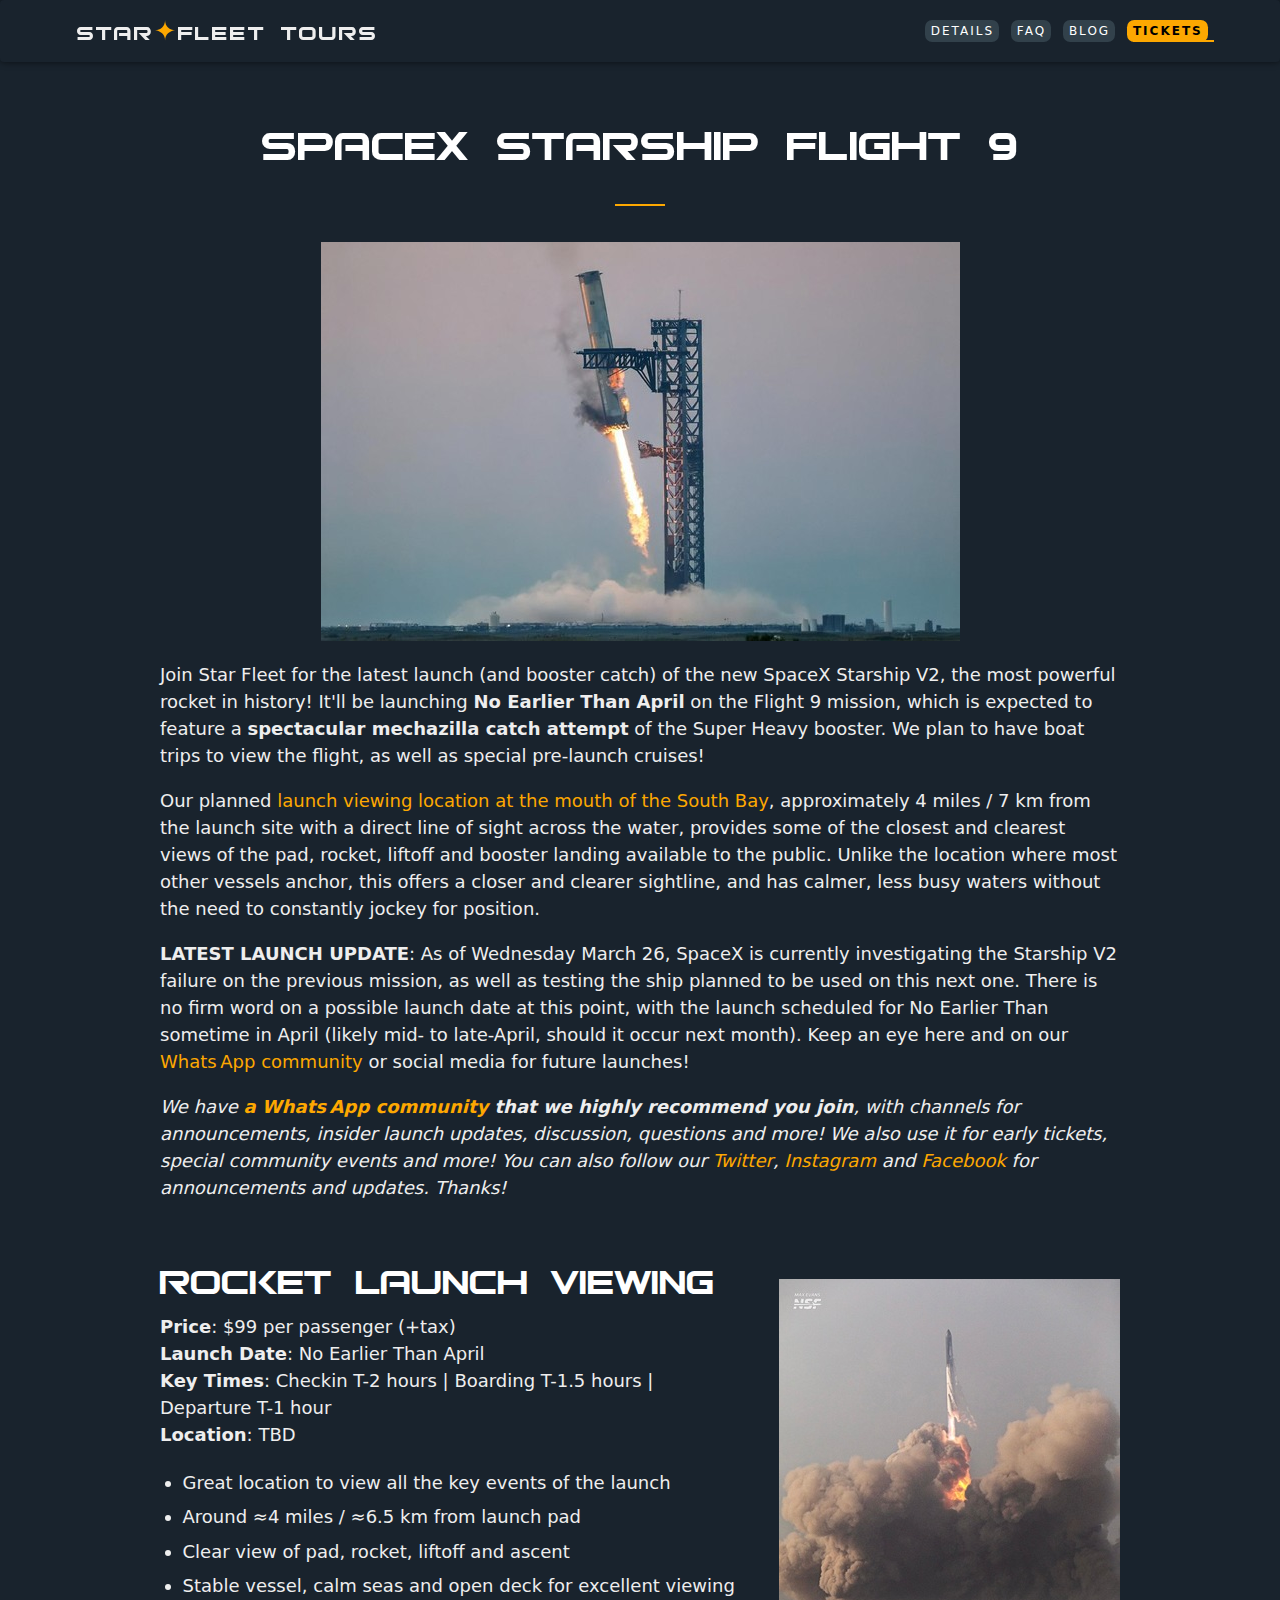
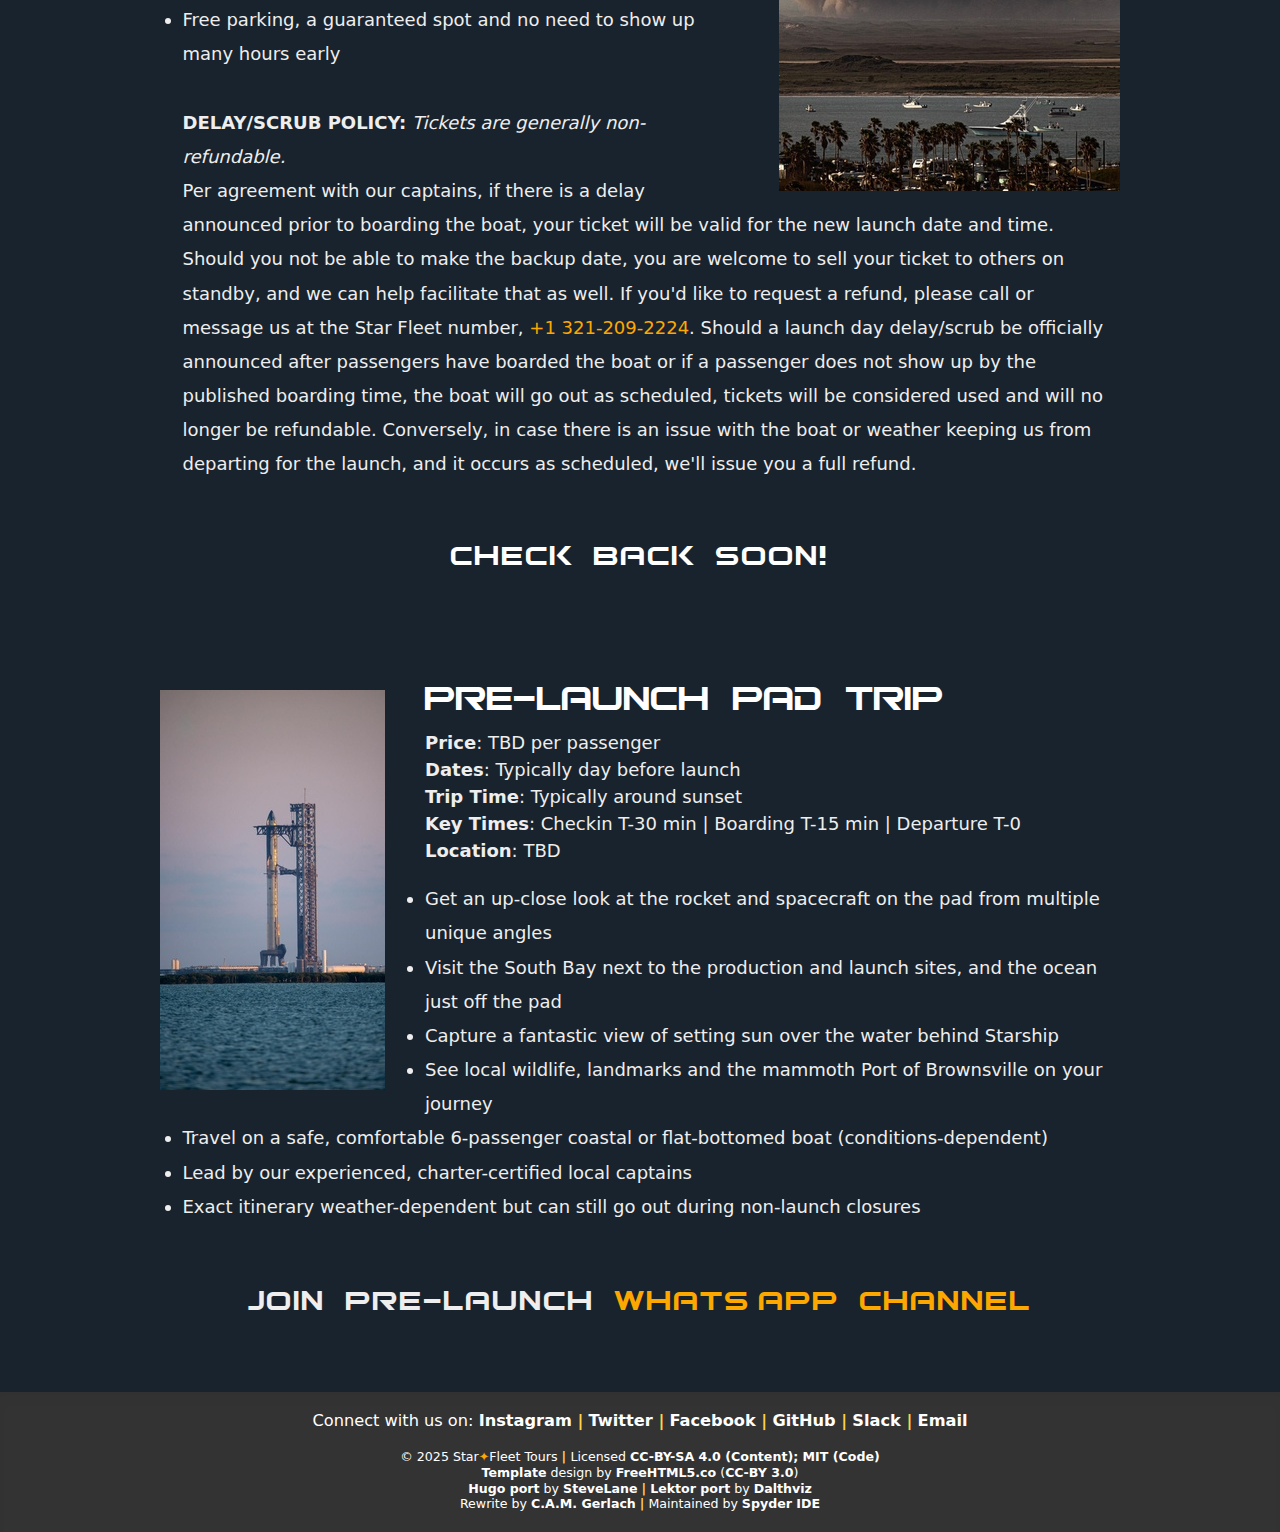
<file: current/index.html>
<!DOCTYPE html>

<html lang="en-US">
<head>
  <meta charset="UTF-8">
  <meta http-equiv="Access-Control-Allow-Origin" content="Origin">
  <meta http-equiv="Content-Security-Policy" content="

    base-uri 'self';
    default-src 'self';
    font-src 'self' https://fonts.gstatic.com;
    frame-src &#39;self&#39; http: https:;
    img-src &#39;self&#39; http: https: data:;
    script-src &#39;self&#39; &#39;unsafe-inline&#39;;
    style-src &#39;self&#39; https://fonts.googleapis.com &#39;unsafe-inline&#39;;
    connect-src  https://api.spacexdata.com;
    ">

  <meta http-equiv="X-Content-Type-Options" content="nosniff">
  <meta http-equiv="X-XSS-Protection" content="1">
  <meta name="referrer" content="never">  <!-- Fallback for IE/Edge/Safari -->
  <meta name="referrer" content="no-referrer">  <!-- Fallback for Chrome lt 61 -->
  <meta name="referrer" content="same-origin">

  <!-- FREE HTML5 TEMPLATE  -->
  <!-- DESIGNED & DEVELOPED by FREEHTML5.CO -->

  <!-- Website:        https://freehtml5.co/ -->
  <!-- Email:          info@freehtml5.co -->
  <!-- Twitter:        https://twitter.com/fh5co -->
  <!-- Facebook:       https://www.facebook.com/fh5co -->

  <!-- HUGO TEMPLATE PORTED BY SteveLane -->
  <!-- Website:        https://interadata.io/ -->

  <!-- LEKTOR THEME PORTED BY Daniel Althviz -->
  <!-- Website:        https://dalthviz.github.io/ -->

  <!-- LEKTOR THEME MAINTAINED AND EXPANDED BY Spyder Dev Team -->
  <!-- Website:        https://github.com/spyder-ide/lektor-icon -->

  <!-- Copyright (c) 2016- Lektor-Icon Contributors -->

  <!-- Original standalone HTML5 theme distributed under the terms of the -->
  <!-- Creative Commons Attribution 3.0 license -->
  <!-- https://creativecommons.org/licenses/by/3.0/ -->

  <!-- Additions, modifications and porting released under the terms of the -->
  <!-- MIT (Expat) License: https://opensource.org/licenses/MIT -->
  <!-- See the LICENSE.txt file for more details -->
  <!-- https://github.com/spyder-ide/lektor-icon/blob/master/LICENSE.txt -->

  <!-- For information on the included third-party assets, see NOTICE.txt -->
  <!-- https://github.com/spyder-ide/lektor-icon/blob/master/NOTICE.txt -->

  <title>Tickets — Star✦Fleet Tours</title>
  <meta name="author" content="Star✦Fleet Tours">
  <meta name="copyright" content="&amp;copy; 2025 Star✦Fleet Tours">
  <meta name="description" content="A collective of rocket enthusiasts dedicated to providing the most enjoyable, educational, and awe-inspiring launch viewing experience for visitors of all ages.">
  <meta name="keywords" content="rocket, space, spacex, tour, launch, boat, falcon">
  <meta name="theme-color" content="#fda801">
  <meta name="viewport" content="width=device-width, initial-scale=1">
  <link rel="icon" href="/static/images/favicon.png?h=d87a7e01" type="image/png">
  <style>
    :root {
      --theme-fg-color: #ffffff;
      --theme-fg-alt-color: #eeeeee;
      --theme-bg-color: #19232d;
      --theme-bg-alt-color: #32414b;
      --theme-bg-accent-color: #333333;
      --theme-accent-color: #fda801;
      --theme-accent-alt-color: #d50000;
      --theme-pipe-color: #ffd249
    }
  </style>
  <!-- Google fonts -->
  <link rel="stylesheet" href="https://fonts.googleapis.com/css?family=Amiri" type="text/css">
  <link rel="stylesheet" href="https://fonts.googleapis.com/css?family=Raleway" type="text/css">
  <link rel="stylesheet" href="https://fonts.googleapis.com/css?family=Inconsolata" type="text/css">
  <!-- Theme style -->
  <link rel="stylesheet" href="/static/css/style.css?h=fb390f4f" type="text/css">
  <!-- User Custom CSS -->
  <link rel="stylesheet" href="/static/css/custom-styles.css?h=4dd7563e" type="text/css">
</head>

<body>
<div class="fh5co-page">
  <div id="fh5co-container">
    <div class="js-sticky">
      <div class="fh5co-main-nav navbar fixed-top">
        <div class="container">
          <div class="fh5co-menu-1">
            <div class='pull-left'>
              <ul class='dropdown menu' data-dropdown-menu>
                <li id='menu-logo'>
                  <p></p>
                    <a href='/'>
                    <span class="logo-text-container">
                      <span class="logo-text">Star✦Fleet Tours&nbsp;</span>
                    </span>
                  </a>
                  <p></p>
                </li>
              </ul>
            </div>

            <div class="main-nav-container">
              <div class="side-nav-container">
                <a class="pull-right nav-link-internal special-link nav-link-active-section /current sep /current nav-link-active-page" href="/current/">Tickets</a>
                <a class="pull-right nav-link-internal" href="/blog/">Blog</a>
                <a class="pull-right nav-link-internal" href="/faq/">FAQ</a>
                <a class="pull-right nav-link-internal" href="/details/">Details</a>
              </div>
            </div>
          </div>
        </div>
      </div>
    </div>
<div id="generic-page" class="page-content-container">
  <div class="page-content">
    <div class="text-center fh5co-heading">
      <h1>
        SpaceX Starship Flight 9
      </h1>
      <div class="rule-under-heading"></div>
    </div>
    <div class="center">
      <div id="page-body-countdown-container"></div><p><img src="/current/super-heavy-tower-catch.jpg" alt="SpaceX Starship Super Heavy landing in the launch tower's Mechazilla Chopsticks on the Flight 5 mission; used with permission" style="display: block; margin-left: auto; margin-right: auto; margin-top: 5px; margin-bottom: 20px;"></p>
<p>Join Star Fleet for the latest launch (and booster catch) of the new SpaceX Starship V2, the most powerful rocket in history!
It'll be launching <strong>No Earlier Than April</strong> on the Flight 9 mission, which is expected to feature a <strong>spectacular mechazilla catch attempt</strong> of the Super Heavy booster.
We plan to have boat trips to view the flight, as well as special pre-launch cruises!</p>
<p>Our planned <a href="https://www.google.com/maps/search/26.052814,+-97.185356">launch viewing location at the mouth of the South Bay</a>, approximately 4 miles / 7 km from the launch site with a direct line of sight across the water, provides some of the closest and clearest views of the pad, rocket, liftoff and booster landing available to the public.
Unlike the location where most other vessels anchor, this offers a closer and clearer sightline, and has calmer, less busy waters without the need to constantly jockey for position.</p>
<p><strong>LATEST LAUNCH UPDATE</strong>:
As of Wednesday March 26, SpaceX is currently investigating the Starship V2 failure on the previous mission, as well as testing the ship planned to be used on this next one.
There is no firm word on a possible launch date at this point, with the launch scheduled for No Earlier Than sometime in April (likely mid- to late-April, should it occur next month).
Keep an eye here and on our <a href="/current/INSERT_URL_1">Whats App community</a> or social media for future launches!</p>
<p><em>We have <strong><a href="/current/INSERT_URL_1">a Whats App community</a> that we highly recommend you join</strong>, with channels for announcements, insider launch updates, discussion, questions and more!
We also use it for early tickets, special community events and more!
You can also follow our <a href="https://twitter.com/StarFleetTours">Twitter</a>, <a href="https://instagram.com/starfleettours/">Instagram</a> and <a href="https://www.facebook.com/starfleettours/">Facebook</a> for announcements and updates.
Thanks!</em></p>
<!-- <div style="margin-top: 50px;"><iframe style="width: 100%; height: 480px;" src="https://www.google.com/maps/d/u/0/embed?mid=1C-tpUOP1-KClf1sPJfrPXh1g9A4k0rg7"></iframe></div> -->



<p><img src="/current/starship-ift1-liftoff.jpg" alt="SpaceX Starship launching on the IFT-1 mission; photo by Max Evans with NSF, used with permission" style="margin-top: 60px; margin-left: 40px; margin-bottom:0; float: right;"></p>
<h2>Rocket Launch Viewing</h2>
<p><strong>Price</strong>: $99 per passenger (+tax)<br>
<strong>Launch Date</strong>: No Earlier Than April<br>
<strong>Key Times</strong>: Checkin T-2 hours | Boarding T-1.5 hours | Departure T-1 hour<br>
<strong>Location</strong>: TBD</p>
<ul>
<li>Great location to view all the key events of the launch</li>
<li>Around ≈4 miles / ≈6.5 km from launch pad</li>
<li>Clear view of pad, rocket, liftoff and ascent</li>
<li>Stable vessel, calm seas and open deck for excellent viewing</li>
<li>Free parking, a guaranteed spot and no need to show up many hours early
<br>
<br>
<strong>DELAY/SCRUB POLICY:</strong> <em>Tickets are generally non-refundable.</em><br>
Per agreement with our captains, if there is a delay announced prior to boarding the boat, your ticket will be valid for the new launch date and time.
Should you not be able to make the backup date, you are welcome to sell your ticket to others on standby, and we can help facilitate that as well.
If you'd like to request a refund, please call or message us at the Star Fleet number, <a href="tel:+13212092224">+1 321-209-2224</a>.
Should a launch day delay/scrub be officially announced after passengers have boarded the boat or if a passenger does not show up by the published boarding time, the boat will go out as scheduled, tickets will be considered used and will no longer be refundable.
Conversely, in case there is an issue with the boat or weather keeping us from departing for the launch, and it occurs as scheduled, we'll issue you a full refund.
<br>
<br></li>
</ul>
<p><h2 id="countdown" style="text-align: center !important; font-size: 2rem; letter-spacing: 2px; margin-top: 0;">Check back soon!</h2>
<a id="book-now-button" href="" style="display: none;"><button class="content-button text-button" style="margin-top: 0.5em; width: 100%; max-width: 17em; margin-bottom: 0em;">Book Now</button></a>
<a id="book-now-button-2" href="" style="display: none;"><button disabled class="content-button text-button" style="margin-top: 1em; margin-bottom: 0.5em; width: 100%; max-width: 17em;">Book Main Deck</button></a>
<span id="pre-launch-callout" style="display: none; text-align: center !important; font-size: 2rem; line-height: 0.5em; letter-spacing: 2px; font-family: 'bitsumishiregular', Raleway, 'DejaVu Sans', 'Open Sans', 'Liberation Sans', Helvetica, Arial, sans-serif; margin-top: 0em; m2rgin-botton: 2em;"><br>Call/text <a href="tel:+13212092224">321-209-2224</a> for pre-launch  tickets!</span>
<br></p>
<script type="text/javascript">
"use strict"
Number.prototype.pad = function(size) {
    var s = String(this);
    while (s.length < (size || 2)) {s = "0" + s;}
    return s;
};
function updateTimer() {
    var currentTime        = new Date().getTime() / 1000;
    var futureTime         = 0;
    var timeRemaining      = futureTime - currentTime;
    var minute             = 60;
    var hour               = 60 * 60;
    var day                = 60 * 60 * 24;
    var dayFloor           = Math.floor(timeRemaining / day);
    var hourFloor          = Math.floor((timeRemaining - dayFloor * day) / hour);
    var minuteFloor        = Math.floor((timeRemaining - dayFloor * day - hourFloor * hour) / minute);
    var secondFloor        = Math.floor((timeRemaining - dayFloor * day - hourFloor * hour - minuteFloor * minute));
    var countdownCompleted = "Completed";
    if (futureTime == 0) {
        $('#countdown').html("Stay tuned for the upcoming mission!");
    } else if (futureTime <= currentTime) {
        /* $('#countdown').html("To book <em>pre-launch</em> trips,<br>call or text 321-209-2224"); */
        document.getElementById("countdown").style.display = "none";
        document.getElementById("book-now-button").style.display = "inherit";
        /* document.getElementById("book-now-button-2").style.display = "inherit"; */
    } else if (futureTime > currentTime) {
        $('#countdown').html("Tickets Available In<br>T-" + dayFloor.pad() + ":" + hourFloor.pad() + ":" + minuteFloor.pad() + ":" + secondFloor.pad());
    }
};
var countdownTimer = setInterval(function(){ updateTimer(); }, 1000);
</script><p><img src="/current/starship-prelaunch-south-bay-ift5.jpg" alt="Close-up photo of the SpaceX Starship rocket fully stacked on the pad from a Star Fleet boat nearby in the South Bay passage." style="margin-top: 55px; margin-right: 40px; margin-bottom:20px; float: left;"></p>
<h2>Pre-Launch Pad Trip</h2>
<p><strong>Price</strong>: TBD per passenger<br>
<strong>Dates</strong>: Typically day before launch<br>
<strong>Trip Time</strong>: Typically around sunset<br>
<strong>Key Times</strong>: Checkin T-30 min | Boarding T-15 min | Departure T-0 <br>
<strong>Location</strong>: TBD<br></p>
<ul>
<li>Get an up-close look at the rocket and spacecraft on the pad from multiple unique angles</li>
<li>Visit the South Bay next to the production and launch sites, and the ocean just off the pad</li>
<li>Capture a fantastic view of setting sun over the water behind Starship</li>
<li>See local wildlife, landmarks and the mammoth Port of Brownsville on your journey</li>
<li>Travel on a safe, comfortable 6-passenger coastal or flat-bottomed boat (conditions-dependent)</li>
<li>Lead by our experienced, charter-certified local captains</li>
<li>Exact itinerary weather-dependent but can still go out during non-launch closures
<br></li>
</ul>
<!-- <span id="pre-launch-callout" style="display: block; text-align: center !important; font-size: 2rem; letter-spacing: 2px; font-family: 'bitsumishiregular', Raleway, 'DejaVu Sans', 'Open Sans', 'Liberation Sans', Helvetica, Arial, sans-serif; margin-top: 0rem;">Check back soon!</span> -->

<p><span id="pre-launch-callout" style="display: block; text-align: center !important; font-size: 2rem; line-height: 1.2em; letter-spacing: 2px; font-family: 'bitsumishiregular', Raleway, 'DejaVu Sans', 'Open Sans', 'Liberation Sans', Helvetica, Arial, sans-serif; margin-top: 0rem;"><br>Join Pre-Launch <a href="INSERT_URL_1">Whats App Channel</a> <br></span></p>

    </div>
  </div>
</div>

    <div id="fh5co-footer">
      <div class="container">
        <div class="row footer-connect-line">
          <div class="text-center">
            <p>
              Connect with us on:
              <a href="https://instagram.com/starfleettours/"> Instagram </a>
              <span class="pipe-colored">|</span>
              <a href="https://twitter.com/StarFleetTours"> Twitter </a>
              <span class="pipe-colored">|</span>
              <a href="https://www.facebook.com/starfleettours"> Facebook </a>
              <span class="pipe-colored">|</span>
              <a href="https://github.com/star-fleet-tours"> GitHub </a>
              <span class="pipe-colored">|</span>
              <a href="https://spacexmeetups.slack.com/"> Slack </a>
              <span class="pipe-colored">|</span>
              <a href="mailto:fleetcommand@star-fleet.tours"> Email </a>
            </p>
          </div>
        </div>
        <div class="row footer-copyright">
          <div class="text-center">
            <p>
              &copy; 2025 Star✦Fleet Tours
              <span class="pipe-colored"> | </span>
              Licensed <a href="https://github.com/star-fleet-tours/star-fleet-tours-website/blob/master/LICENSE.txt" target="_blank" rel="noopener noreferrer">CC-BY-SA 4.0 (Content); MIT (Code)</a>
              <br>
              <a href="https://freehtml5.co/icon-free-website-template-using-bootstrap/" target="_blank" rel="noopener noreferrer">Template</a> design by <a href="https://freehtml5.co/" target="_blank" rel="noopener noreferrer">FreeHTML5.co</a>&nbsp;(<a href="https://creativecommons.org/licenses/by/3.0/" target="_blank" rel="noopener noreferrer">CC&#8209;BY&nbsp;3.0</a>)
              <br><a href="https://github.com/SteveLane/hugo-icon" target="_blank" rel="noopener noreferrer">Hugo port</a> by <a href="https://github.com/SteveLane/" target="_blank" rel="noopener noreferrer">SteveLane</a> <span class="pipe-colored">|</span> <a href="https://github.com/spyder-ide/lektor-icon" target="_blank" rel="noopener noreferrer">Lektor&nbsp;port</a>&nbsp;by&nbsp;<a href="https://github.com/dalthviz/" target="_blank" rel="noopener noreferrer">Dalthviz</a>
              <br>Rewrite by <a href="http://gerlach.cam" target="_blank" rel="noopener noreferrer">C.A.M.&nbsp;Gerlach</a> <span class="pipe-colored">|</span> Maintained by <a href="https://www.spyder-ide.org/" target="_blank" rel="noopener noreferrer">Spyder&nbsp;IDE</a>
            </p>
          </div>
        </div>
      </div>
    </div>
  </div>
</div>
<!-- jQuery -->
<script src="/static/js/jquery-3.7.1.min.js?h=ee48592d" type="application/javascript" charset="UTF-8"></script>
<!-- Waypoints -->
<script src="/static/js/jquery.waypoints.min.js?h=a2b72d43" type="application/javascript" charset="UTF-8"></script>
<!-- User Custom Scripts -->
<script src="/static/js/custom-scripts.js?h=8901b099" type="application/javascript" charset="UTF-8"></script>
<!-- Main JS -->
<script src="/static/js/main.js?h=8d911085" type="application/javascript" charset="UTF-8"></script>
<!-- <script src="https://code.jquery.com/jquery-migrate-3.0.1.js" type="application/javascript" charset="UTF-8"></script> -->
</body>
</html>
</file>
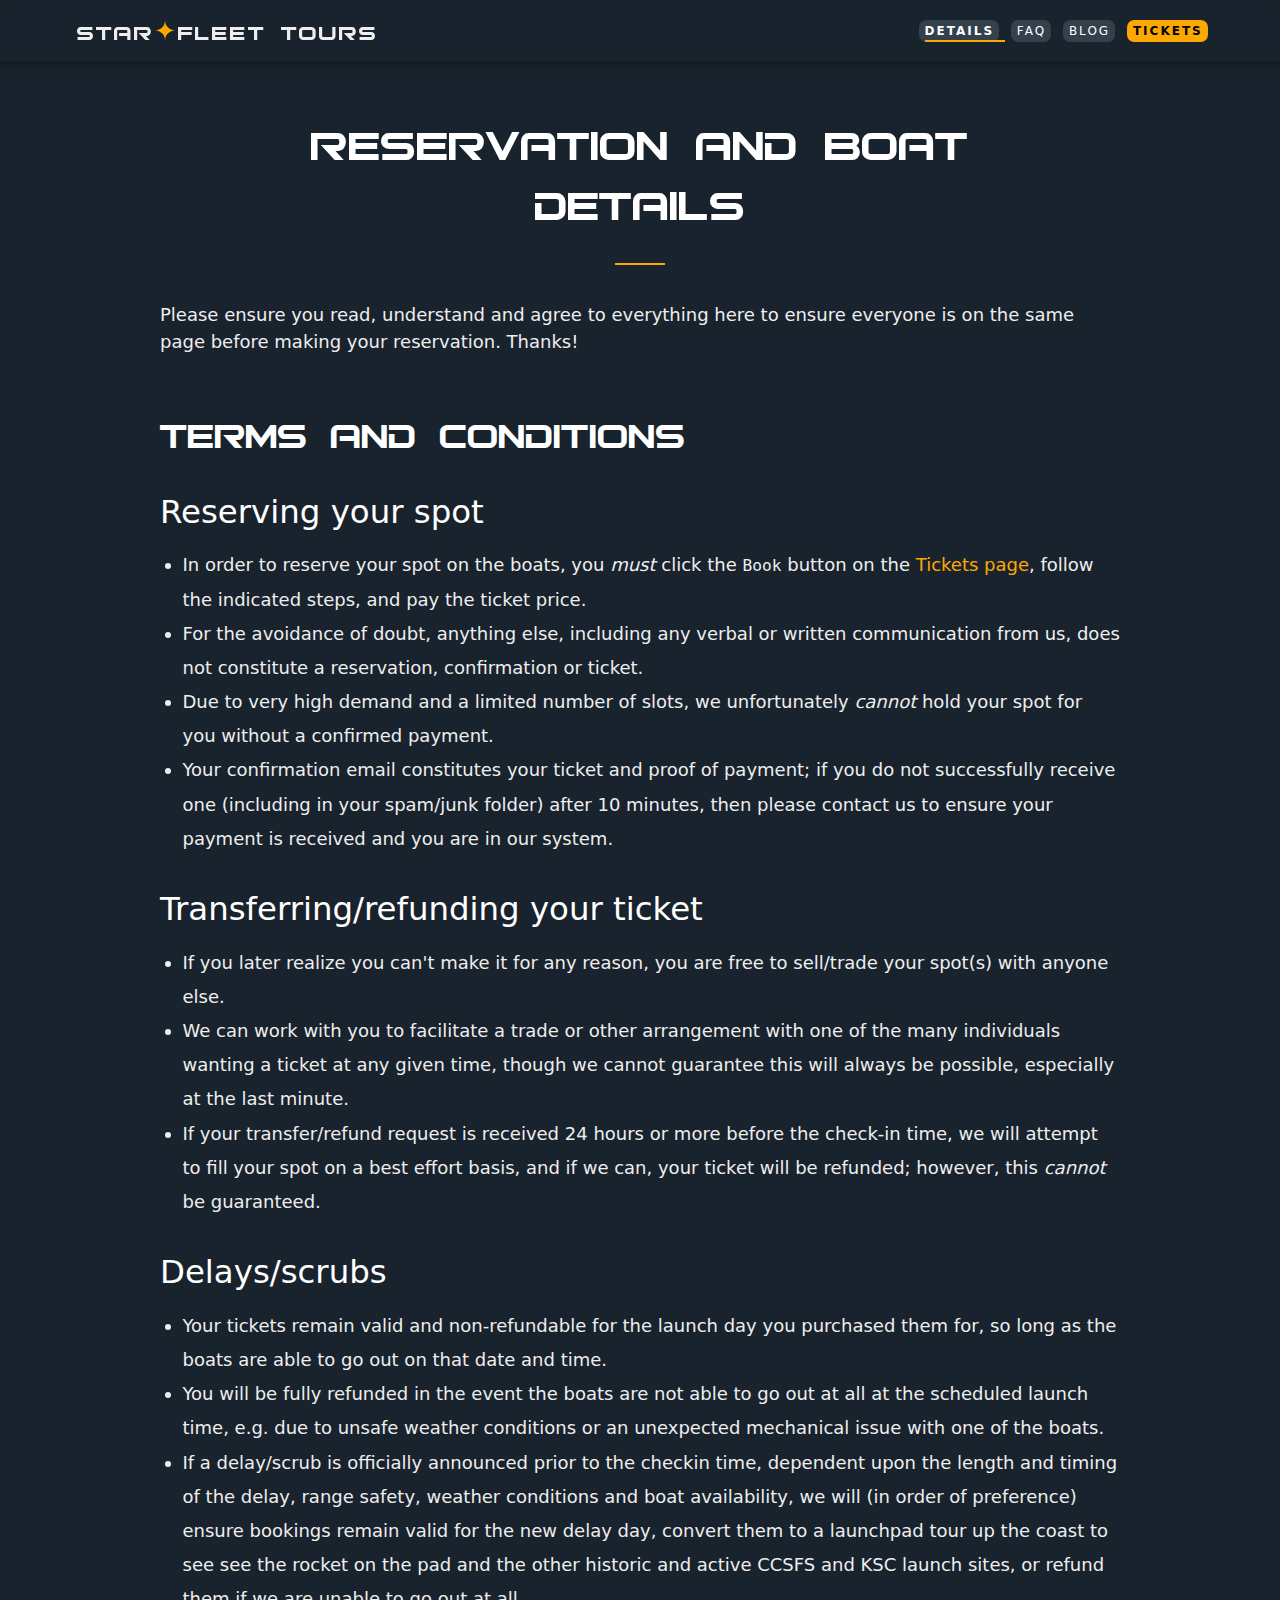
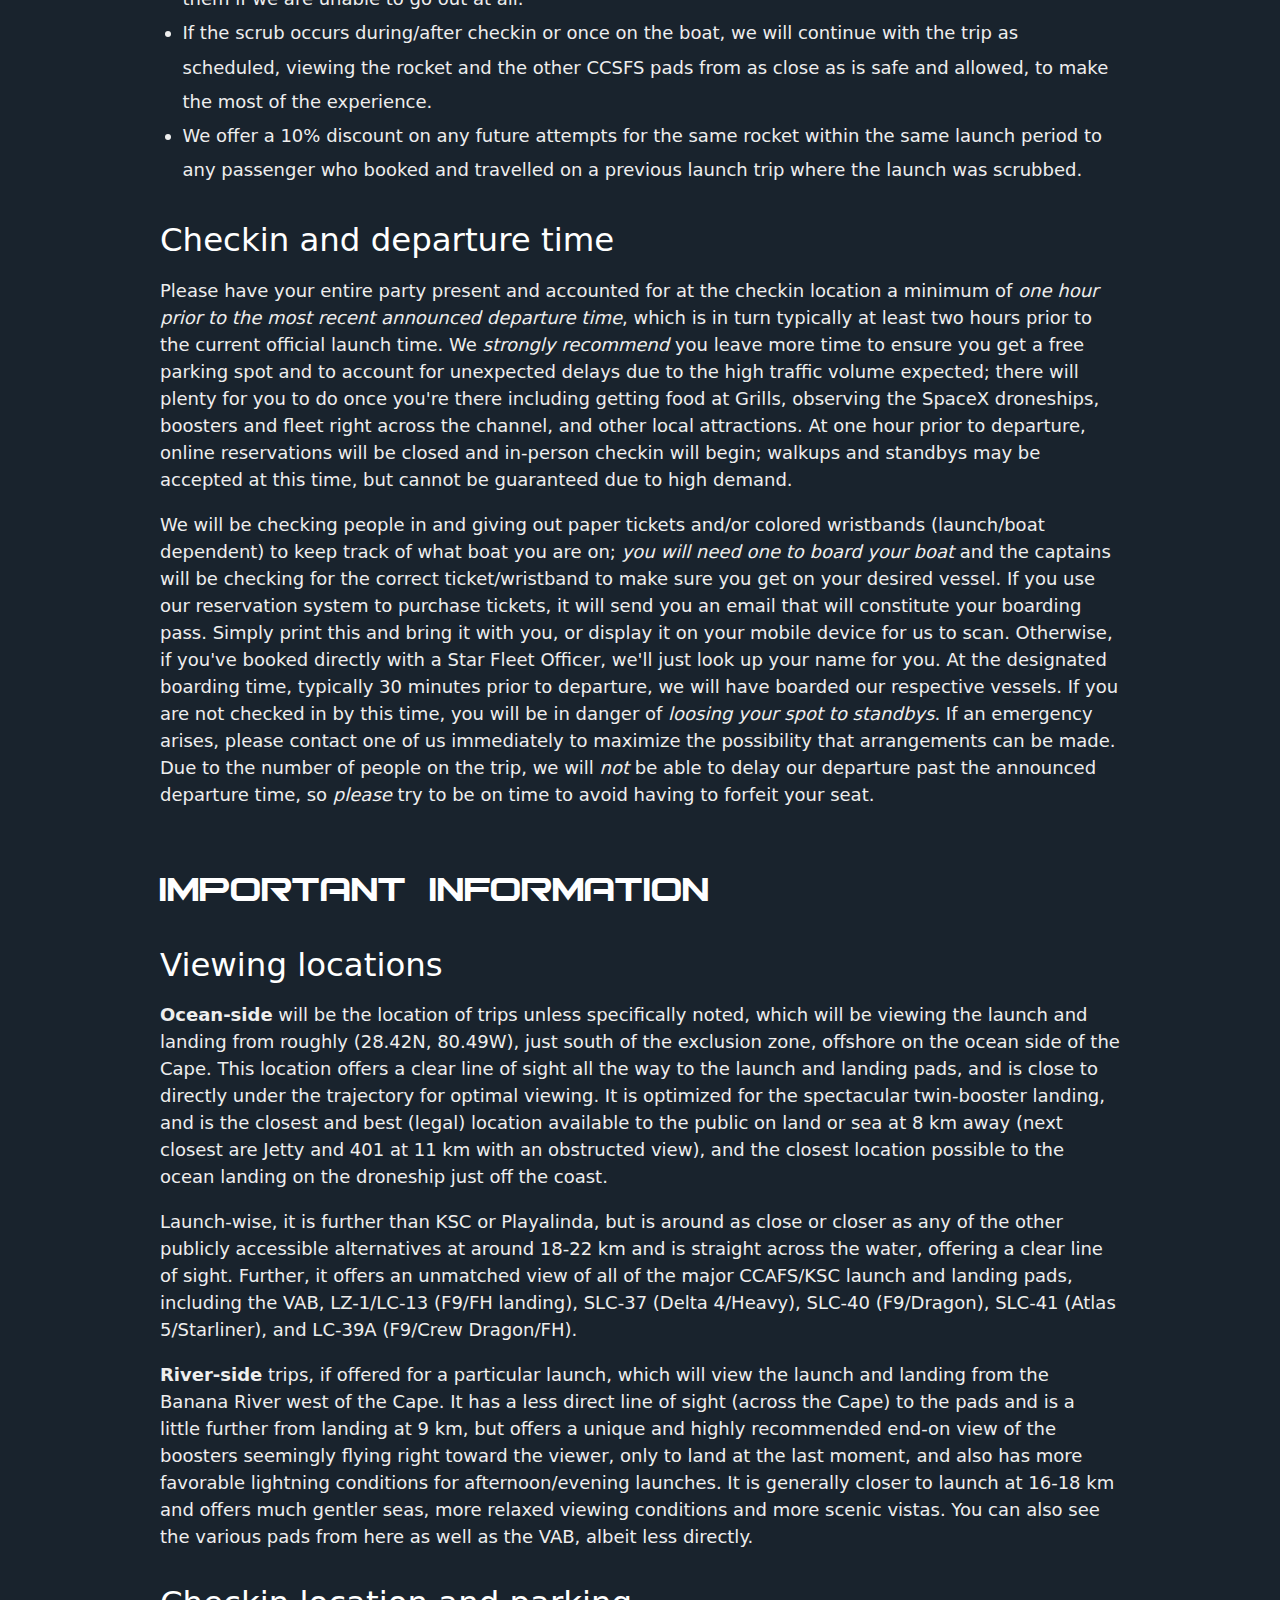
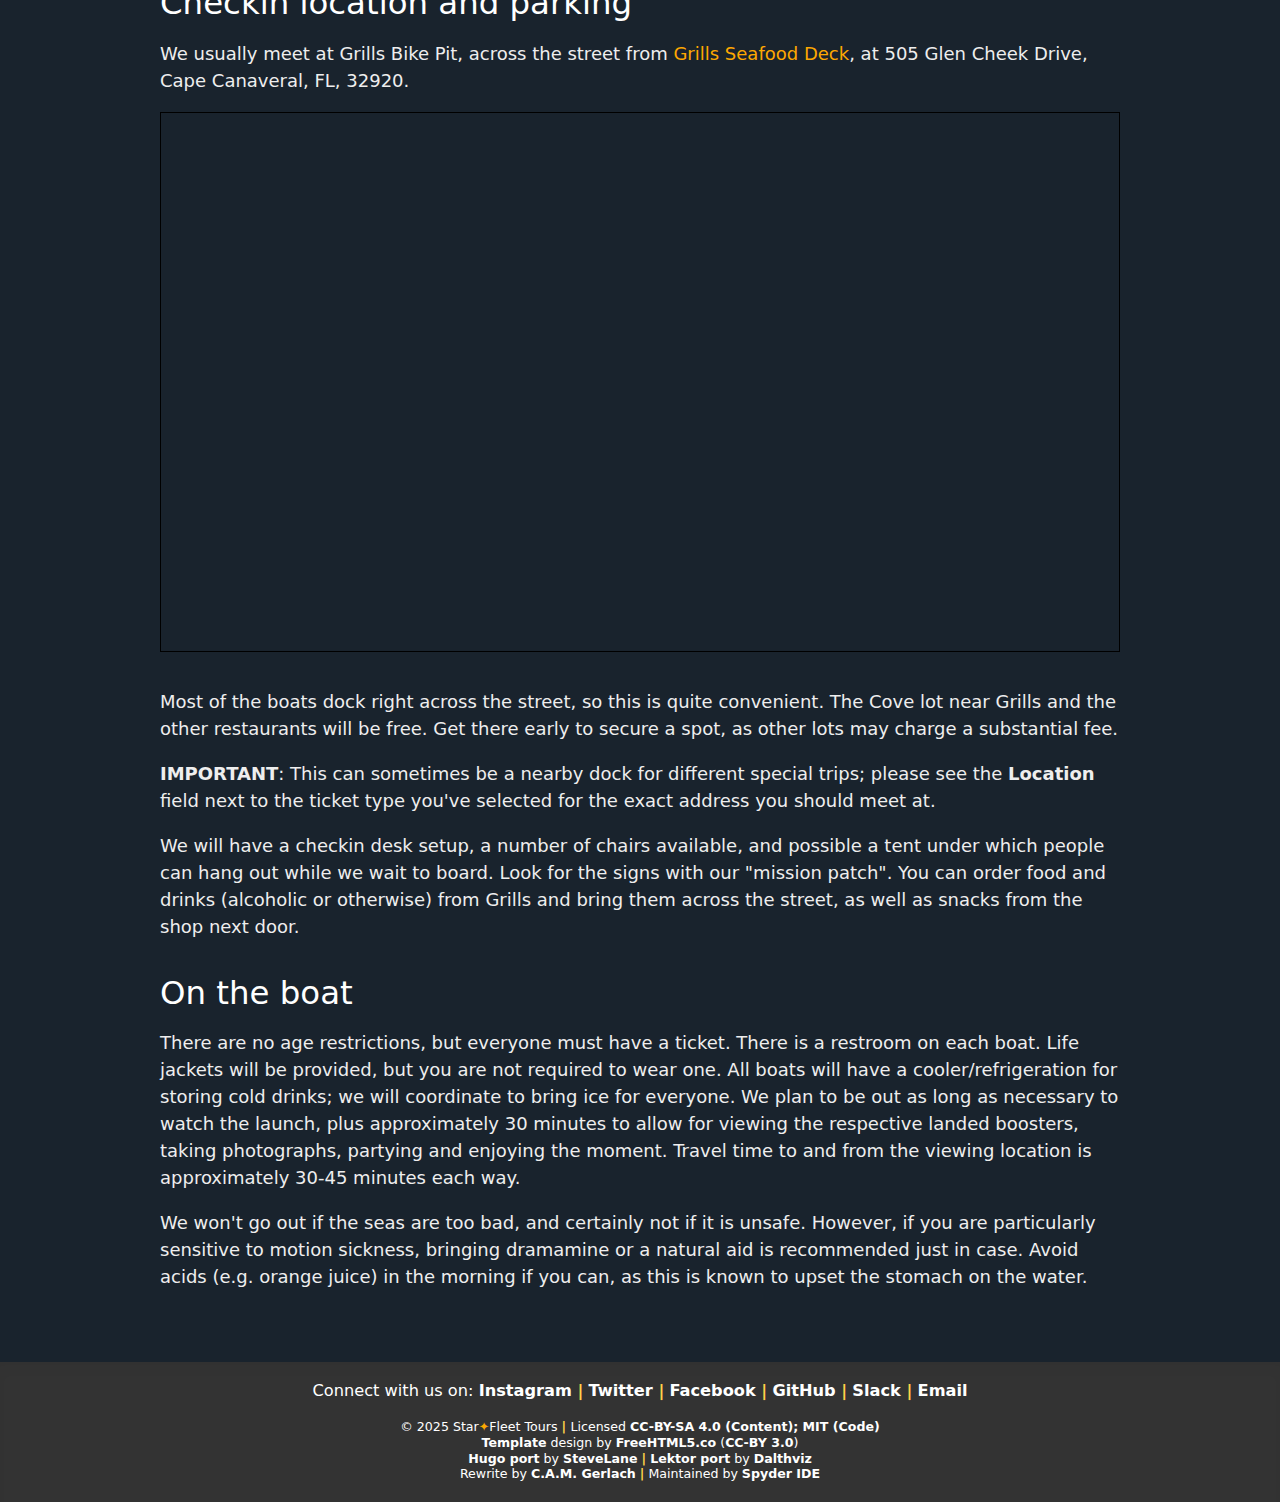
<file: details/index.html>
<!DOCTYPE html>

<html lang="en-US">
<head>
  <meta charset="UTF-8">
  <meta http-equiv="Access-Control-Allow-Origin" content="Origin">
  <meta http-equiv="Content-Security-Policy" content="

    base-uri 'self';
    default-src 'self';
    font-src 'self' https://fonts.gstatic.com;
    frame-src &#39;self&#39; http: https:;
    img-src &#39;self&#39; http: https: data:;
    script-src &#39;self&#39; &#39;unsafe-inline&#39;;
    style-src &#39;self&#39; https://fonts.googleapis.com &#39;unsafe-inline&#39;;
    connect-src  https://api.spacexdata.com;
    ">

  <meta http-equiv="X-Content-Type-Options" content="nosniff">
  <meta http-equiv="X-XSS-Protection" content="1">
  <meta name="referrer" content="never">  <!-- Fallback for IE/Edge/Safari -->
  <meta name="referrer" content="no-referrer">  <!-- Fallback for Chrome lt 61 -->
  <meta name="referrer" content="same-origin">

  <!-- FREE HTML5 TEMPLATE  -->
  <!-- DESIGNED & DEVELOPED by FREEHTML5.CO -->

  <!-- Website:        https://freehtml5.co/ -->
  <!-- Email:          info@freehtml5.co -->
  <!-- Twitter:        https://twitter.com/fh5co -->
  <!-- Facebook:       https://www.facebook.com/fh5co -->

  <!-- HUGO TEMPLATE PORTED BY SteveLane -->
  <!-- Website:        https://interadata.io/ -->

  <!-- LEKTOR THEME PORTED BY Daniel Althviz -->
  <!-- Website:        https://dalthviz.github.io/ -->

  <!-- LEKTOR THEME MAINTAINED AND EXPANDED BY Spyder Dev Team -->
  <!-- Website:        https://github.com/spyder-ide/lektor-icon -->

  <!-- Copyright (c) 2016- Lektor-Icon Contributors -->

  <!-- Original standalone HTML5 theme distributed under the terms of the -->
  <!-- Creative Commons Attribution 3.0 license -->
  <!-- https://creativecommons.org/licenses/by/3.0/ -->

  <!-- Additions, modifications and porting released under the terms of the -->
  <!-- MIT (Expat) License: https://opensource.org/licenses/MIT -->
  <!-- See the LICENSE.txt file for more details -->
  <!-- https://github.com/spyder-ide/lektor-icon/blob/master/LICENSE.txt -->

  <!-- For information on the included third-party assets, see NOTICE.txt -->
  <!-- https://github.com/spyder-ide/lektor-icon/blob/master/NOTICE.txt -->

  <title>Details — Star✦Fleet Tours</title>
  <meta name="author" content="Star✦Fleet Tours">
  <meta name="copyright" content="&amp;copy; 2025 Star✦Fleet Tours">
  <meta name="description" content="A collective of rocket enthusiasts dedicated to providing the most enjoyable, educational, and awe-inspiring launch viewing experience for visitors of all ages.">
  <meta name="keywords" content="rocket, space, spacex, tour, launch, boat, falcon">
  <meta name="theme-color" content="#fda801">
  <meta name="viewport" content="width=device-width, initial-scale=1">
  <link rel="icon" href="/static/images/favicon.png?h=d87a7e01" type="image/png">
  <style>
    :root {
      --theme-fg-color: #ffffff;
      --theme-fg-alt-color: #eeeeee;
      --theme-bg-color: #19232d;
      --theme-bg-alt-color: #32414b;
      --theme-bg-accent-color: #333333;
      --theme-accent-color: #fda801;
      --theme-accent-alt-color: #d50000;
      --theme-pipe-color: #ffd249
    }
  </style>
  <!-- Google fonts -->
  <link rel="stylesheet" href="https://fonts.googleapis.com/css?family=Amiri" type="text/css">
  <link rel="stylesheet" href="https://fonts.googleapis.com/css?family=Raleway" type="text/css">
  <link rel="stylesheet" href="https://fonts.googleapis.com/css?family=Inconsolata" type="text/css">
  <!-- Theme style -->
  <link rel="stylesheet" href="/static/css/style.css?h=fb390f4f" type="text/css">
  <!-- User Custom CSS -->
  <link rel="stylesheet" href="/static/css/custom-styles.css?h=4dd7563e" type="text/css">
</head>

<body>
<div class="fh5co-page">
  <div id="fh5co-container">
    <div class="js-sticky">
      <div class="fh5co-main-nav navbar fixed-top">
        <div class="container">
          <div class="fh5co-menu-1">
            <div class='pull-left'>
              <ul class='dropdown menu' data-dropdown-menu>
                <li id='menu-logo'>
                  <p></p>
                    <a href='/'>
                    <span class="logo-text-container">
                      <span class="logo-text">Star✦Fleet Tours&nbsp;</span>
                    </span>
                  </a>
                  <p></p>
                </li>
              </ul>
            </div>

            <div class="main-nav-container">
              <div class="side-nav-container">
                <a class="pull-right nav-link-internal special-link" href="/current/">Tickets</a>
                <a class="pull-right nav-link-internal" href="/blog/">Blog</a>
                <a class="pull-right nav-link-internal" href="/faq/">FAQ</a>
                <a class="pull-right nav-link-internal nav-link-active-section /details sep /details nav-link-active-page" href="/details/">Details</a>
              </div>
            </div>
          </div>
        </div>
      </div>
    </div>
<div id="generic-page" class="page-content-container">
  <div class="page-content">
    <div class="text-center fh5co-heading">
      <h1>
        Reservation and Boat Details
      </h1>
      <div class="rule-under-heading"></div>
    </div>
    <div class="center">
      <p>Please ensure you read, understand and agree to everything here to ensure everyone is on the same page before making your reservation.
Thanks!</p>
<h2>Terms and Conditions</h2>
<h3>Reserving your spot</h3>
<ul>
<li>In order to reserve your spot on the boats, you <em>must</em> click the <code>Book</code> button on the <a href="/current">Tickets page</a>, follow the indicated steps, and pay the ticket price.</li>
<li>For the avoidance of doubt, anything else, including any verbal or written communication from us, does not constitute a reservation, confirmation or ticket.</li>
<li>Due to very high demand and a limited number of slots, we unfortunately <em>cannot</em> hold your spot for you without a confirmed payment.</li>
<li>Your confirmation email constitutes your ticket and proof of payment; if you do not successfully receive one (including in your spam/junk folder) after 10 minutes, then please contact us to ensure your payment is received and you are in our system.</li>
</ul>
<h3>Transferring/refunding your ticket</h3>
<ul>
<li>If you later realize you can't make it for any reason, you are free to sell/trade your spot(s) with anyone else.</li>
<li>We can work with you to facilitate a trade or other arrangement with one of the many individuals wanting a ticket at any given time, though we cannot guarantee this will always be possible, especially at the last minute.</li>
<li>If your transfer/refund request is received 24 hours or more before the check-in time, we will attempt to fill your spot on a best effort basis, and if we can, your ticket will be refunded; however, this <em>cannot</em> be guaranteed.</li>
</ul>
<h3>Delays/scrubs</h3>
<ul>
<li>Your tickets remain valid and non-refundable for the launch day you purchased them for, so long as the boats are able to go out on that date and time.</li>
<li>You will be fully refunded in the event the boats are not able to go out at all at the scheduled launch time, e.g. due to unsafe weather conditions or an unexpected mechanical issue with one of the boats.</li>
<li>If a delay/scrub is officially announced prior to the checkin time, dependent upon the length and timing of the delay, range safety, weather conditions and boat availability, we will (in order of preference) ensure bookings remain valid for the new delay day, convert them to a launchpad tour up the coast to see see the rocket on the pad and the other historic and active CCSFS and KSC launch sites, or refund them if we are unable to go out at all.</li>
<li>If the scrub occurs during/after checkin or once on the boat, we will continue with the trip as scheduled, viewing the rocket and the other CCSFS pads from as close as is safe and allowed, to make the most of the experience.</li>
<li>We offer a 10% discount on any future attempts for the same rocket within the same launch period to any passenger who booked and travelled on a previous launch trip where the launch was scrubbed.</li>
</ul>
<h3>Checkin and departure time</h3>
<p>Please have your entire party present and accounted for at the checkin location a minimum of <em>one hour prior to the most recent announced departure time</em>, which is in turn typically at least two hours prior to the current official launch time.
We <em>strongly recommend</em> you leave more time to ensure you get a free parking spot and to account for unexpected delays due to the high traffic volume expected; there will plenty for you to do once you're there including getting food at Grills, observing the SpaceX droneships, boosters and fleet right across the channel, and other local attractions.
At one hour prior to departure, online reservations will be closed and in-person checkin will begin; walkups and standbys may be accepted at this time, but cannot be guaranteed due to high demand.</p>
<p>We will be checking people in and giving out paper tickets and/or colored wristbands (launch/boat dependent) to keep track of what boat you are on; <em>you will need one to board your boat</em> and the captains will be checking for the correct ticket/wristband to make sure you get on your desired vessel.
If you use our reservation system to purchase tickets, it will send you an email that will constitute your boarding pass.
Simply print this and bring it with you, or display it on your mobile device for us to scan.
Otherwise, if you've booked directly with a Star Fleet Officer, we'll just look up your name for you.
At the designated boarding time, typically 30 minutes prior to departure, we will have boarded our respective vessels.
If you are not checked in by this time, you will be in danger of <em>loosing your spot to standbys</em>.
If an emergency arises, please contact one of us immediately to maximize the possibility that arrangements can be made.
Due to the number of people on the trip, we will <em>not</em> be able to delay our departure past the announced departure time, so <em>please</em> try to be on time to avoid having to forfeit your seat.</p>
<h2>Important Information</h2>
<h3>Viewing locations</h3>
<p><strong>Ocean-side</strong> will be the location of trips unless specifically noted, which will be viewing the launch and landing from roughly (28.42N, 80.49W), just south of the exclusion zone, offshore on the ocean side of the Cape.
This location offers a clear line of sight all the way to the launch and landing pads, and is close to directly under the trajectory for optimal viewing.
It is optimized for the spectacular twin-booster landing, and is the closest and best (legal) location available to the public on land or sea at 8 km away (next closest are Jetty and 401 at 11 km with an obstructed view), and the closest location possible to the ocean landing on the droneship just off the coast.</p>
<p>Launch-wise, it is further than KSC or Playalinda, but is around as close or closer as any of the other publicly accessible alternatives at around 18-22 km and is straight across the water, offering a clear line of sight.
Further, it offers an unmatched view of all of the major CCAFS/KSC launch and landing pads, including the VAB, LZ-1/LC-13 (F9/FH landing), SLC-37 (Delta 4/Heavy), SLC-40 (F9/Dragon), SLC-41 (Atlas 5/Starliner), and LC-39A (F9/Crew Dragon/FH).</p>
<p><strong>River-side</strong> trips, if offered for a particular launch, which will view the launch and landing from the Banana River west of the Cape.
It has a less direct line of sight (across the Cape) to the pads and is a little further from landing at 9 km, but offers a unique and highly recommended end-on view of the boosters seemingly flying right toward the viewer, only to land at the last moment, and also has more favorable lightning conditions for afternoon/evening launches.
It is generally closer to launch at 16-18 km and offers much gentler seas, more relaxed viewing conditions and more scenic vistas.
You can also see the various pads from here as well as the VAB, albeit less directly.</p>
<h3>Checkin location and parking</h3>
<p>We usually meet at Grills Bike Pit, across the street from <a href="https://www.grillsseafood.com/port-canaveral/">Grills Seafood Deck</a>, at 505 Glen Cheek Drive, Cape Canaveral, FL, 32920.</p>
<div class="iframe-container">
    <iframe width="1067" height="600" frameborder="0" scrolling="no" marginheight="0" marginwidth="0" src="https://www.openstreetmap.org/export/embed.html?bbox=-80.64342498779298%2C28.388682090082845%2C-80.58677673339845%2C28.428430072372695&amp;layer=cyclemap&amp;marker=28.40855794557726%2C-80.6151008605957" style="border: 1px solid black"></iframe>
</div><p>Most of the boats dock right across the street, so this is quite convenient.
The Cove lot near Grills and the other restaurants will be free.
Get there early to secure a spot, as other lots may charge a substantial fee.</p>
<p><strong>IMPORTANT</strong>: This can sometimes be a nearby dock for different special trips; please see the <strong>Location</strong> field next to the ticket type you've selected for the exact address you should meet at.</p>
<p>We will have a checkin desk setup, a number of chairs available, and possible a tent under which people can hang out while we wait to board.
Look for the signs with our "mission patch".
You can order food and drinks (alcoholic or otherwise) from Grills and bring them across the street, as well as snacks from the shop next door.</p>
<h3>On the boat</h3>
<p>There are no age restrictions, but everyone must have a ticket.
There is a restroom on each boat.
Life jackets will be provided, but you are not required to wear one.
All boats will have a cooler/refrigeration for storing cold drinks; we will coordinate to bring ice for everyone.
We plan to be out as long as necessary to watch the launch, plus approximately 30 minutes to allow for viewing the respective landed boosters, taking photographs, partying and enjoying the moment.
Travel time to and from the viewing location is approximately 30-45 minutes each way.</p>
<p>We won't go out if the seas are too bad, and certainly not if it is unsafe.
However, if you are particularly sensitive to motion sickness, bringing dramamine or a natural aid is recommended just in case.
Avoid acids (e.g. orange juice) in the morning if you can, as this is known to upset the stomach on the water.</p>

    </div>
  </div>
</div>

    <div id="fh5co-footer">
      <div class="container">
        <div class="row footer-connect-line">
          <div class="text-center">
            <p>
              Connect with us on:
              <a href="https://instagram.com/starfleettours/"> Instagram </a>
              <span class="pipe-colored">|</span>
              <a href="https://twitter.com/StarFleetTours"> Twitter </a>
              <span class="pipe-colored">|</span>
              <a href="https://www.facebook.com/starfleettours"> Facebook </a>
              <span class="pipe-colored">|</span>
              <a href="https://github.com/star-fleet-tours"> GitHub </a>
              <span class="pipe-colored">|</span>
              <a href="https://spacexmeetups.slack.com/"> Slack </a>
              <span class="pipe-colored">|</span>
              <a href="mailto:fleetcommand@star-fleet.tours"> Email </a>
            </p>
          </div>
        </div>
        <div class="row footer-copyright">
          <div class="text-center">
            <p>
              &copy; 2025 Star✦Fleet Tours
              <span class="pipe-colored"> | </span>
              Licensed <a href="https://github.com/star-fleet-tours/star-fleet-tours-website/blob/master/LICENSE.txt" target="_blank" rel="noopener noreferrer">CC-BY-SA 4.0 (Content); MIT (Code)</a>
              <br>
              <a href="https://freehtml5.co/icon-free-website-template-using-bootstrap/" target="_blank" rel="noopener noreferrer">Template</a> design by <a href="https://freehtml5.co/" target="_blank" rel="noopener noreferrer">FreeHTML5.co</a>&nbsp;(<a href="https://creativecommons.org/licenses/by/3.0/" target="_blank" rel="noopener noreferrer">CC&#8209;BY&nbsp;3.0</a>)
              <br><a href="https://github.com/SteveLane/hugo-icon" target="_blank" rel="noopener noreferrer">Hugo port</a> by <a href="https://github.com/SteveLane/" target="_blank" rel="noopener noreferrer">SteveLane</a> <span class="pipe-colored">|</span> <a href="https://github.com/spyder-ide/lektor-icon" target="_blank" rel="noopener noreferrer">Lektor&nbsp;port</a>&nbsp;by&nbsp;<a href="https://github.com/dalthviz/" target="_blank" rel="noopener noreferrer">Dalthviz</a>
              <br>Rewrite by <a href="http://gerlach.cam" target="_blank" rel="noopener noreferrer">C.A.M.&nbsp;Gerlach</a> <span class="pipe-colored">|</span> Maintained by <a href="https://www.spyder-ide.org/" target="_blank" rel="noopener noreferrer">Spyder&nbsp;IDE</a>
            </p>
          </div>
        </div>
      </div>
    </div>
  </div>
</div>
<!-- jQuery -->
<script src="/static/js/jquery-3.7.1.min.js?h=ee48592d" type="application/javascript" charset="UTF-8"></script>
<!-- Waypoints -->
<script src="/static/js/jquery.waypoints.min.js?h=a2b72d43" type="application/javascript" charset="UTF-8"></script>
<!-- User Custom Scripts -->
<script src="/static/js/custom-scripts.js?h=8901b099" type="application/javascript" charset="UTF-8"></script>
<!-- Main JS -->
<script src="/static/js/main.js?h=8d911085" type="application/javascript" charset="UTF-8"></script>
<!-- <script src="https://code.jquery.com/jquery-migrate-3.0.1.js" type="application/javascript" charset="UTF-8"></script> -->
</body>
</html>
</file>
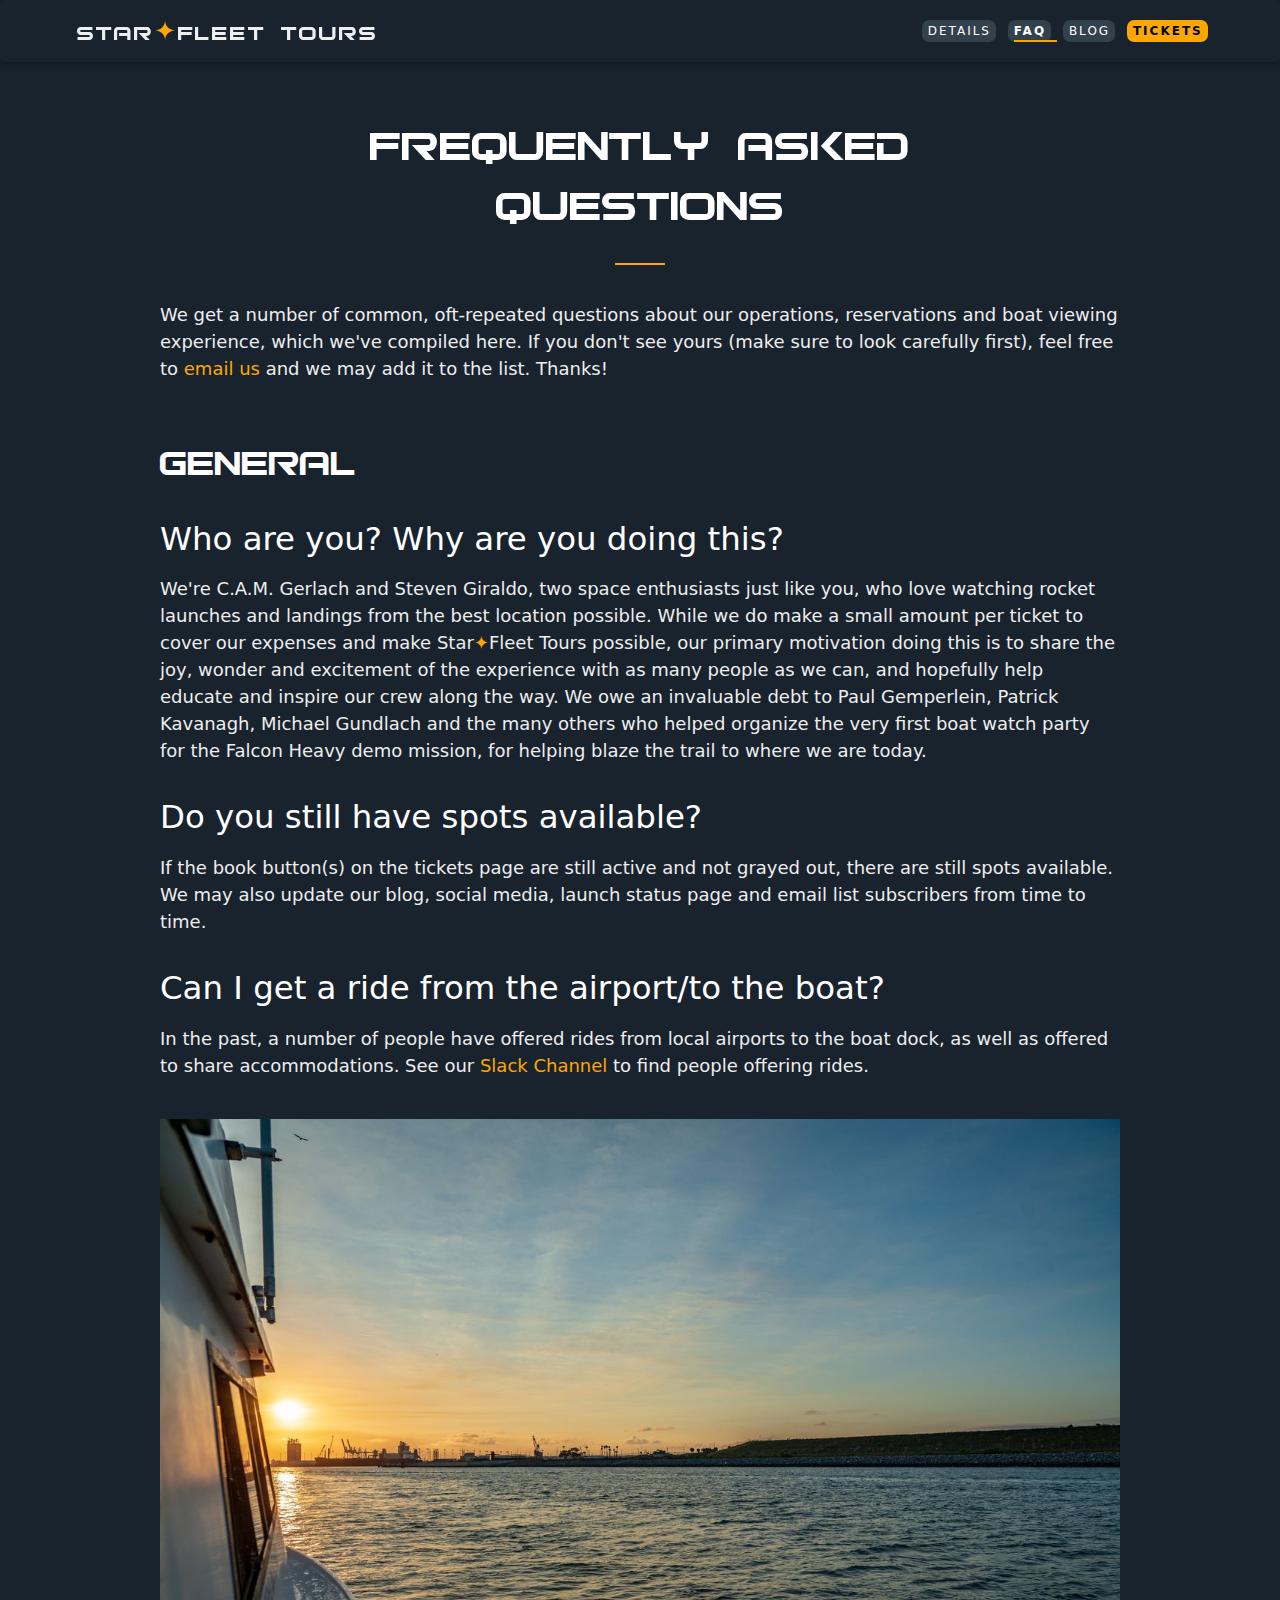
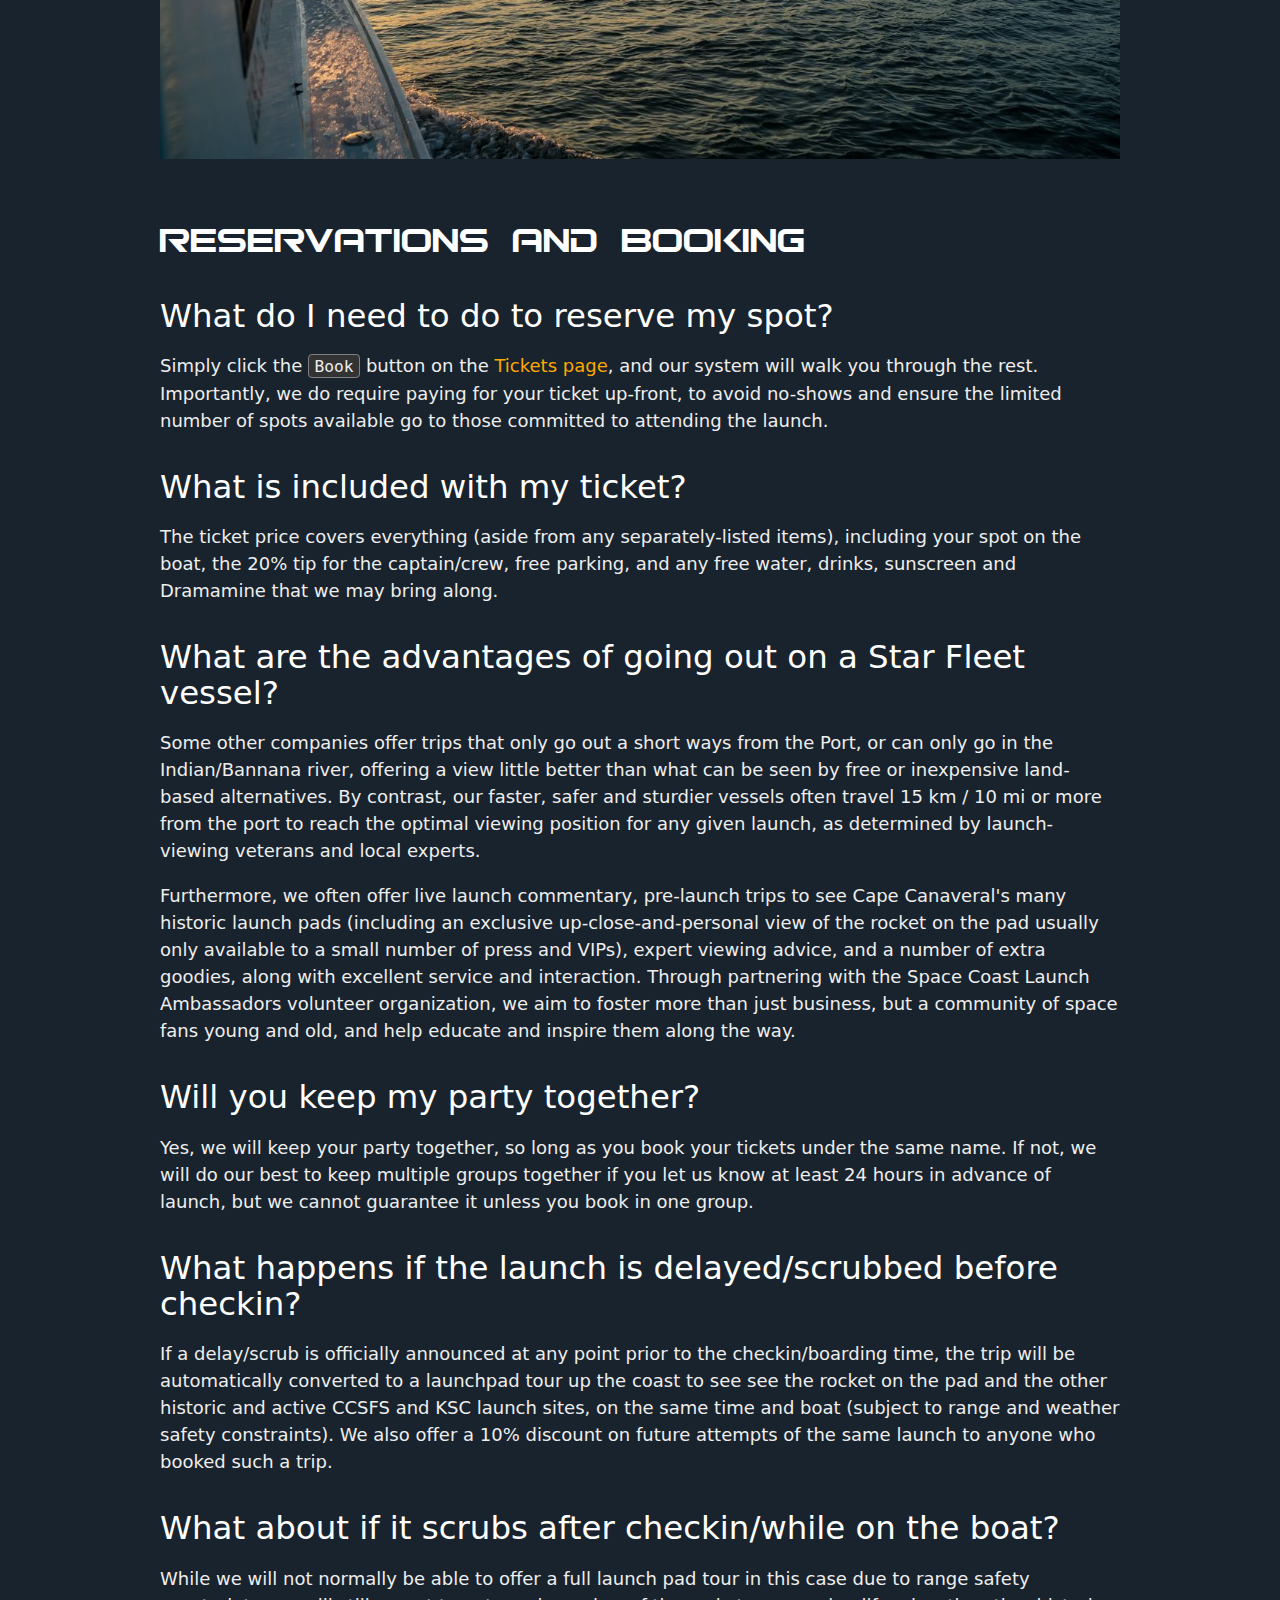
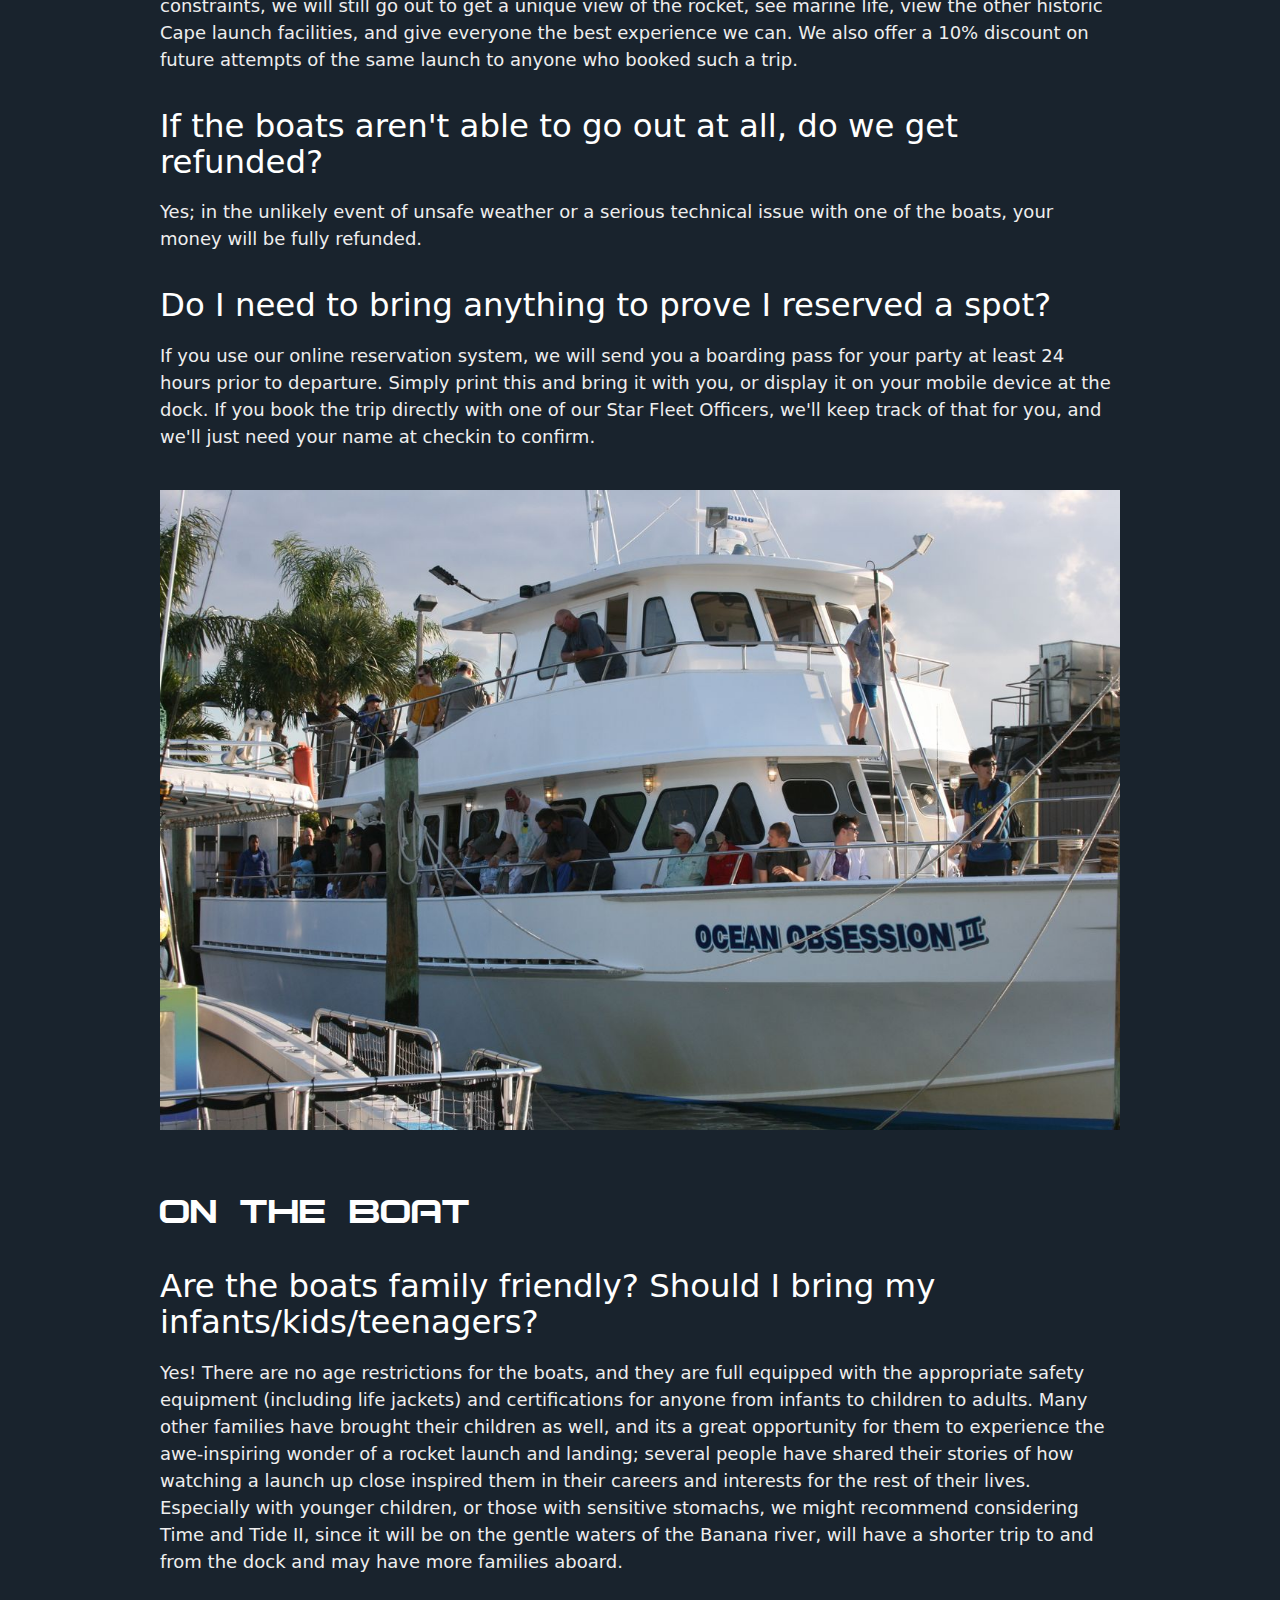
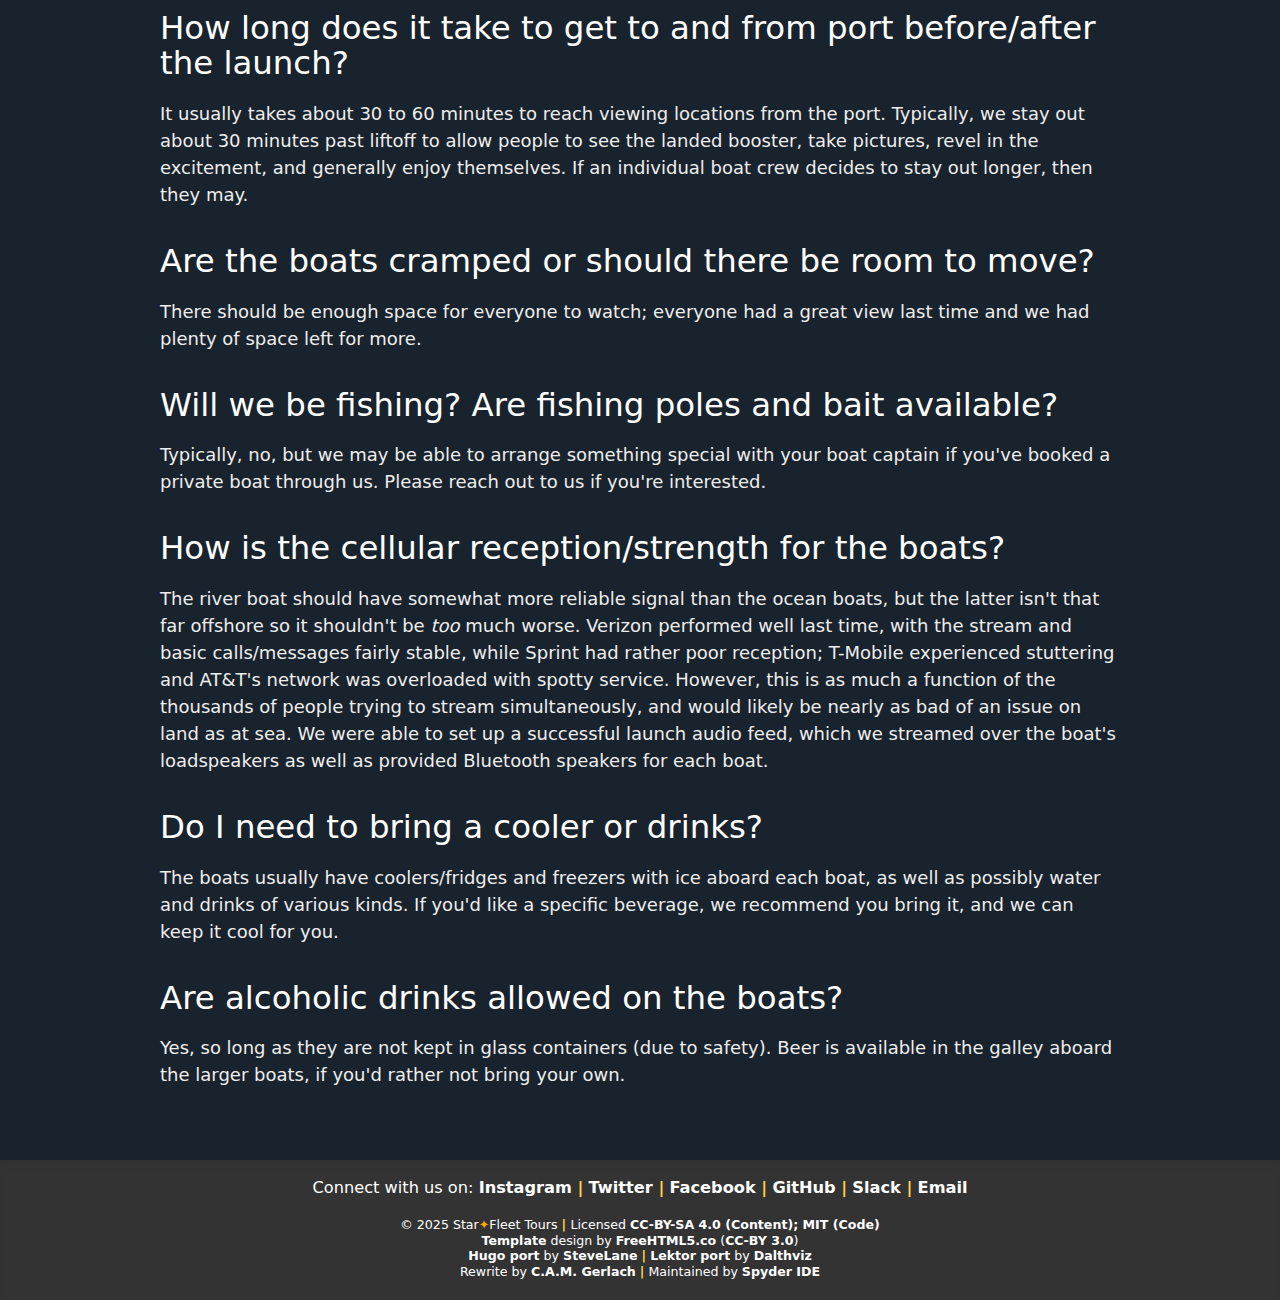
<file: faq/index.html>
<!DOCTYPE html>

<html lang="en-US">
<head>
  <meta charset="UTF-8">
  <meta http-equiv="Access-Control-Allow-Origin" content="Origin">
  <meta http-equiv="Content-Security-Policy" content="

    base-uri 'self';
    default-src 'self';
    font-src 'self' https://fonts.gstatic.com;
    frame-src &#39;self&#39; http: https:;
    img-src &#39;self&#39; http: https: data:;
    script-src &#39;self&#39; &#39;unsafe-inline&#39;;
    style-src &#39;self&#39; https://fonts.googleapis.com &#39;unsafe-inline&#39;;
    connect-src  https://api.spacexdata.com;
    ">

  <meta http-equiv="X-Content-Type-Options" content="nosniff">
  <meta http-equiv="X-XSS-Protection" content="1">
  <meta name="referrer" content="never">  <!-- Fallback for IE/Edge/Safari -->
  <meta name="referrer" content="no-referrer">  <!-- Fallback for Chrome lt 61 -->
  <meta name="referrer" content="same-origin">

  <!-- FREE HTML5 TEMPLATE  -->
  <!-- DESIGNED & DEVELOPED by FREEHTML5.CO -->

  <!-- Website:        https://freehtml5.co/ -->
  <!-- Email:          info@freehtml5.co -->
  <!-- Twitter:        https://twitter.com/fh5co -->
  <!-- Facebook:       https://www.facebook.com/fh5co -->

  <!-- HUGO TEMPLATE PORTED BY SteveLane -->
  <!-- Website:        https://interadata.io/ -->

  <!-- LEKTOR THEME PORTED BY Daniel Althviz -->
  <!-- Website:        https://dalthviz.github.io/ -->

  <!-- LEKTOR THEME MAINTAINED AND EXPANDED BY Spyder Dev Team -->
  <!-- Website:        https://github.com/spyder-ide/lektor-icon -->

  <!-- Copyright (c) 2016- Lektor-Icon Contributors -->

  <!-- Original standalone HTML5 theme distributed under the terms of the -->
  <!-- Creative Commons Attribution 3.0 license -->
  <!-- https://creativecommons.org/licenses/by/3.0/ -->

  <!-- Additions, modifications and porting released under the terms of the -->
  <!-- MIT (Expat) License: https://opensource.org/licenses/MIT -->
  <!-- See the LICENSE.txt file for more details -->
  <!-- https://github.com/spyder-ide/lektor-icon/blob/master/LICENSE.txt -->

  <!-- For information on the included third-party assets, see NOTICE.txt -->
  <!-- https://github.com/spyder-ide/lektor-icon/blob/master/NOTICE.txt -->

  <title>FAQ — Star✦Fleet Tours</title>
  <meta name="author" content="Star✦Fleet Tours">
  <meta name="copyright" content="&amp;copy; 2025 Star✦Fleet Tours">
  <meta name="description" content="A collective of rocket enthusiasts dedicated to providing the most enjoyable, educational, and awe-inspiring launch viewing experience for visitors of all ages.">
  <meta name="keywords" content="rocket, space, spacex, tour, launch, boat, falcon">
  <meta name="theme-color" content="#fda801">
  <meta name="viewport" content="width=device-width, initial-scale=1">
  <link rel="icon" href="/static/images/favicon.png?h=d87a7e01" type="image/png">
  <style>
    :root {
      --theme-fg-color: #ffffff;
      --theme-fg-alt-color: #eeeeee;
      --theme-bg-color: #19232d;
      --theme-bg-alt-color: #32414b;
      --theme-bg-accent-color: #333333;
      --theme-accent-color: #fda801;
      --theme-accent-alt-color: #d50000;
      --theme-pipe-color: #ffd249
    }
  </style>
  <!-- Google fonts -->
  <link rel="stylesheet" href="https://fonts.googleapis.com/css?family=Amiri" type="text/css">
  <link rel="stylesheet" href="https://fonts.googleapis.com/css?family=Raleway" type="text/css">
  <link rel="stylesheet" href="https://fonts.googleapis.com/css?family=Inconsolata" type="text/css">
  <!-- Theme style -->
  <link rel="stylesheet" href="/static/css/style.css?h=fb390f4f" type="text/css">
  <!-- User Custom CSS -->
  <link rel="stylesheet" href="/static/css/custom-styles.css?h=4dd7563e" type="text/css">
</head>

<body>
<div class="fh5co-page">
  <div id="fh5co-container">
    <div class="js-sticky">
      <div class="fh5co-main-nav navbar fixed-top">
        <div class="container">
          <div class="fh5co-menu-1">
            <div class='pull-left'>
              <ul class='dropdown menu' data-dropdown-menu>
                <li id='menu-logo'>
                  <p></p>
                    <a href='/'>
                    <span class="logo-text-container">
                      <span class="logo-text">Star✦Fleet Tours&nbsp;</span>
                    </span>
                  </a>
                  <p></p>
                </li>
              </ul>
            </div>

            <div class="main-nav-container">
              <div class="side-nav-container">
                <a class="pull-right nav-link-internal special-link" href="/current/">Tickets</a>
                <a class="pull-right nav-link-internal" href="/blog/">Blog</a>
                <a class="pull-right nav-link-internal nav-link-active-section /faq sep /faq nav-link-active-page" href="/faq/">FAQ</a>
                <a class="pull-right nav-link-internal" href="/details/">Details</a>
              </div>
            </div>
          </div>
        </div>
      </div>
    </div>
<div id="generic-page" class="page-content-container">
  <div class="page-content">
    <div class="text-center fh5co-heading">
      <h1>
        Frequently Asked Questions
      </h1>
      <div class="rule-under-heading"></div>
    </div>
    <div class="center">
      <p>We get a number of common, oft-repeated questions about our operations, reservations and boat viewing experience, which we've compiled here.
If you don't see yours (make sure to look carefully first), feel free to <a href="/faq/fleetcommand@star-fleet.tours">email us</a> and we may add it to the list.
Thanks!</p>
<h2>General</h2>
<h3>Who are you? Why are you doing this?</h3>
<p>We're C.A.M. Gerlach and Steven Giraldo, two space enthusiasts just like you, who love watching rocket launches and landings from the best location possible.
While we do make a small amount per ticket to cover our expenses and make Star✦Fleet Tours possible, our primary motivation doing this is to share the joy, wonder and excitement of the experience with as many people as we can, and hopefully help educate and inspire our crew along the way.
We owe an invaluable debt to Paul Gemperlein, Patrick Kavanagh, Michael Gundlach and the many others who helped organize the very first boat watch party for the Falcon Heavy demo mission, for helping blaze the trail to where we are today.</p>
<h3>Do you still have spots available?</h3>
<p>If the book button(s) on the tickets page are still active and not grayed out, there are still spots available.
We may also update our blog, social media, launch status page and email list subscribers from time to time.</p>
<h3>Can I get a ride from the airport/to the boat?</h3>
<p>In the past, a number of people have offered rides from local airports to the boat dock, as well as offered to share accommodations. See our <a href="https://spacexmeetups.slack.com/">Slack Channel</a> to find people offering rides.</p>
<p><img src="/faq/tnt1-sunset-port.jpg" alt="Photo on board TnT 1 heading back to port into the sunset"></p>
<h2>Reservations and Booking</h2>
<h3>What do I need to do to reserve my spot?</h3>
<p>Simply click the <code>Book</code> button on the <a href="/current">Tickets page</a>, and our system will walk you through the rest.
Importantly, we do require paying for your ticket up-front, to avoid no-shows and ensure the limited number of spots available go to those committed to attending the launch.</p>
<h3>What is included with my ticket?</h3>
<p>The ticket price covers everything (aside from any separately-listed items), including your spot on the boat, the 20% tip for the captain/crew, free parking, and any free water, drinks, sunscreen and Dramamine that we may bring along.</p>
<h3>What are the advantages of going out on a Star Fleet vessel?</h3>
<p>Some other companies offer trips that only go out a short ways from the Port, or can only go in the Indian/Bannana river, offering a view little better than what can be seen by free or inexpensive land-based alternatives.
By contrast, our faster, safer and sturdier vessels often travel 15 km / 10 mi or more from the port to reach the optimal viewing position for any given launch, as determined by launch-viewing veterans and local experts.</p>
<p>Furthermore, we often offer live launch commentary, pre-launch trips to see Cape Canaveral's many historic launch pads (including an exclusive up-close-and-personal view of the rocket on the pad usually only available to a small number of press and VIPs), expert viewing advice, and a number of extra goodies, along with excellent service and interaction.
Through partnering with the Space Coast Launch Ambassadors volunteer organization, we aim to foster more than just business, but a community of space fans young and old, and help educate and inspire them along the way.</p>
<h3>Will you keep my party together?</h3>
<p>Yes, we will keep your party together, so long as you book your tickets under the same name.
If not, we will do our best to keep multiple groups together if you let us know at least 24 hours in advance of launch, but we cannot guarantee it unless you book in one group.</p>
<h3>What happens if the launch is delayed/scrubbed before checkin?</h3>
<p>If a delay/scrub is officially announced at any point prior to the checkin/boarding time, the trip will be automatically converted to a launchpad tour up the coast to see see the rocket on the pad and the other historic and active CCSFS and KSC launch sites, on the same time and boat (subject to range and weather safety constraints).
We also offer a 10% discount on future attempts of the same launch to anyone who booked such a trip.</p>
<h3>What about if it scrubs after checkin/while on the boat?</h3>
<p>While we will not normally be able to offer a full launch pad tour in this case due to range safety constraints, we will still go out to get a unique view of the rocket, see marine life, view the other historic Cape launch facilities, and give everyone the best experience we can.
We also offer a 10% discount on future attempts of the same launch to anyone who booked such a trip.</p>
<h3>If the boats aren't able to go out at all, do we get refunded?</h3>
<p>Yes; in the unlikely event of unsafe weather or a serious technical issue with one of the boats, your money will be fully refunded.</p>
<h3>Do I need to bring anything to prove I reserved a spot?</h3>
<p>If you use our online reservation system, we will send you a boarding pass for your party at least 24 hours prior to departure.
Simply print this and bring it with you, or display it on your mobile device at the dock.
If you book the trip directly with one of our Star Fleet Officers, we'll keep track of that for you, and we'll just need your name at checkin to confirm.</p>
<p><img src="/faq/oo2-dock.jpg" alt="Photo of Star Fleet passengers boarding OO2"></p>
<h2>On the Boat</h2>
<h3>Are the boats family friendly? Should I bring my infants/kids/teenagers?</h3>
<p>Yes!
There are no age restrictions for the boats, and they are full equipped with the appropriate safety equipment (including life jackets) and certifications for anyone from infants to children to adults.
Many other families have brought their children as well, and its a great opportunity for them to experience the awe-inspiring wonder of a rocket launch and landing; several people have shared their stories of how watching a launch up close inspired them in their careers and interests for the rest of their lives.
Especially with younger children, or those with sensitive stomachs, we might recommend considering Time and Tide II, since it will be on the gentle waters of the Banana river, will have a shorter trip to and from the dock and may have more families aboard.</p>
<h3>How long does it take to get to and from port before/after the launch?</h3>
<p>It usually takes about 30 to 60 minutes to reach viewing locations from the port.
Typically, we stay out about 30 minutes past liftoff to allow people to see the landed booster, take pictures, revel in the excitement, and generally enjoy themselves.
If an individual boat crew decides to stay out longer, then they may.</p>
<h3>Are the boats cramped or should there be room to move?</h3>
<p>There should be enough space for everyone to watch; everyone had a great view last time and we had plenty of space left for more.</p>
<h3>Will we be fishing? Are fishing poles and bait available?</h3>
<p>Typically, no, but we may be able to arrange something special with your boat captain if you've booked a private boat through us.
Please reach out to us if you're interested.</p>
<h3>How is the cellular reception/strength for the boats?</h3>
<p>The river boat should have somewhat more reliable signal than the ocean boats, but the latter isn't that far offshore so it shouldn't be <em>too</em> much worse.
Verizon performed well last time, with the stream and basic calls/messages fairly stable, while Sprint had rather poor reception; T-Mobile experienced stuttering and AT&amp;T's network was overloaded with spotty service.
However, this is as much a function of the thousands of people trying to stream simultaneously, and would likely be nearly as bad of an issue on land as at sea.
We were able to set up a successful launch audio feed, which we streamed over the boat's loadspeakers as well as provided Bluetooth speakers for each boat.</p>
<h3>Do I need to bring a cooler or drinks?</h3>
<p>The boats usually have coolers/fridges and freezers with ice aboard each boat, as well as possibly water and drinks of various kinds.
If you'd like a specific beverage, we recommend you bring it, and we can keep it cool for you.</p>
<h3>Are alcoholic drinks allowed on the boats?</h3>
<p>Yes, so long as they are not kept in glass containers (due to safety).
Beer is available in the galley aboard the larger boats, if you'd rather not bring your own.</p>

    </div>
  </div>
</div>

    <div id="fh5co-footer">
      <div class="container">
        <div class="row footer-connect-line">
          <div class="text-center">
            <p>
              Connect with us on:
              <a href="https://instagram.com/starfleettours/"> Instagram </a>
              <span class="pipe-colored">|</span>
              <a href="https://twitter.com/StarFleetTours"> Twitter </a>
              <span class="pipe-colored">|</span>
              <a href="https://www.facebook.com/starfleettours"> Facebook </a>
              <span class="pipe-colored">|</span>
              <a href="https://github.com/star-fleet-tours"> GitHub </a>
              <span class="pipe-colored">|</span>
              <a href="https://spacexmeetups.slack.com/"> Slack </a>
              <span class="pipe-colored">|</span>
              <a href="mailto:fleetcommand@star-fleet.tours"> Email </a>
            </p>
          </div>
        </div>
        <div class="row footer-copyright">
          <div class="text-center">
            <p>
              &copy; 2025 Star✦Fleet Tours
              <span class="pipe-colored"> | </span>
              Licensed <a href="https://github.com/star-fleet-tours/star-fleet-tours-website/blob/master/LICENSE.txt" target="_blank" rel="noopener noreferrer">CC-BY-SA 4.0 (Content); MIT (Code)</a>
              <br>
              <a href="https://freehtml5.co/icon-free-website-template-using-bootstrap/" target="_blank" rel="noopener noreferrer">Template</a> design by <a href="https://freehtml5.co/" target="_blank" rel="noopener noreferrer">FreeHTML5.co</a>&nbsp;(<a href="https://creativecommons.org/licenses/by/3.0/" target="_blank" rel="noopener noreferrer">CC&#8209;BY&nbsp;3.0</a>)
              <br><a href="https://github.com/SteveLane/hugo-icon" target="_blank" rel="noopener noreferrer">Hugo port</a> by <a href="https://github.com/SteveLane/" target="_blank" rel="noopener noreferrer">SteveLane</a> <span class="pipe-colored">|</span> <a href="https://github.com/spyder-ide/lektor-icon" target="_blank" rel="noopener noreferrer">Lektor&nbsp;port</a>&nbsp;by&nbsp;<a href="https://github.com/dalthviz/" target="_blank" rel="noopener noreferrer">Dalthviz</a>
              <br>Rewrite by <a href="http://gerlach.cam" target="_blank" rel="noopener noreferrer">C.A.M.&nbsp;Gerlach</a> <span class="pipe-colored">|</span> Maintained by <a href="https://www.spyder-ide.org/" target="_blank" rel="noopener noreferrer">Spyder&nbsp;IDE</a>
            </p>
          </div>
        </div>
      </div>
    </div>
  </div>
</div>
<!-- jQuery -->
<script src="/static/js/jquery-3.7.1.min.js?h=ee48592d" type="application/javascript" charset="UTF-8"></script>
<!-- Waypoints -->
<script src="/static/js/jquery.waypoints.min.js?h=a2b72d43" type="application/javascript" charset="UTF-8"></script>
<!-- User Custom Scripts -->
<script src="/static/js/custom-scripts.js?h=8901b099" type="application/javascript" charset="UTF-8"></script>
<!-- Main JS -->
<script src="/static/js/main.js?h=8d911085" type="application/javascript" charset="UTF-8"></script>
<!-- <script src="https://code.jquery.com/jquery-migrate-3.0.1.js" type="application/javascript" charset="UTF-8"></script> -->
</body>
</html>
</file>
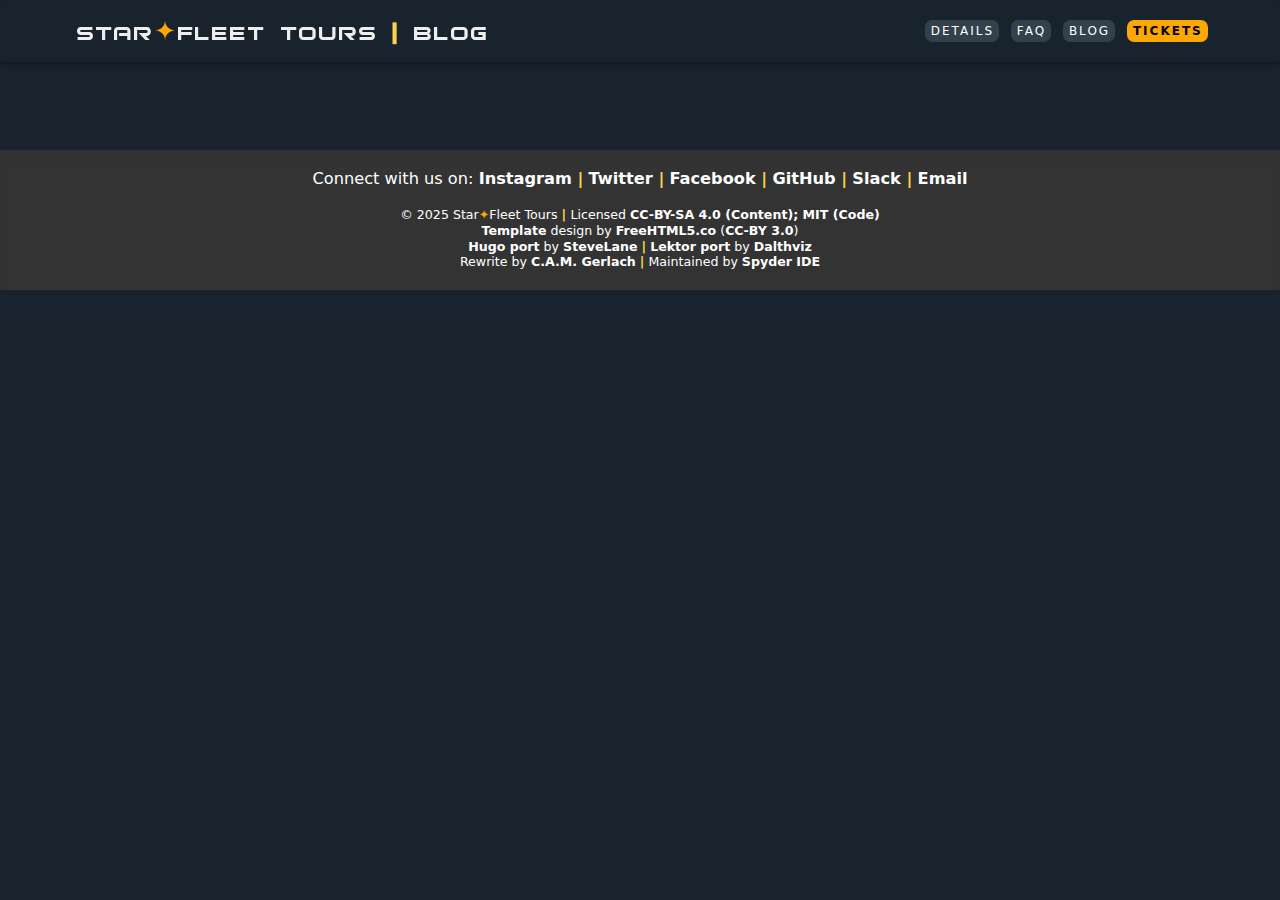
<file: authors/cam-gerlach/index.html>
<!DOCTYPE html>

<html lang="en-US">
<head>
  <meta charset="UTF-8">
  <meta http-equiv="Access-Control-Allow-Origin" content="Origin">
  <meta http-equiv="Content-Security-Policy" content="

    base-uri 'self';
    default-src 'self';
    font-src 'self' https://fonts.gstatic.com;
    frame-src &#39;self&#39; http: https:;
    img-src &#39;self&#39; http: https: data:;
    script-src &#39;self&#39; &#39;unsafe-inline&#39;;
    style-src &#39;self&#39; https://fonts.googleapis.com &#39;unsafe-inline&#39;;
    connect-src  https://api.spacexdata.com;
    ">

  <meta http-equiv="X-Content-Type-Options" content="nosniff">
  <meta http-equiv="X-XSS-Protection" content="1">
  <meta name="referrer" content="never">  <!-- Fallback for IE/Edge/Safari -->
  <meta name="referrer" content="no-referrer">  <!-- Fallback for Chrome lt 61 -->
  <meta name="referrer" content="same-origin">

  <!-- FREE HTML5 TEMPLATE  -->
  <!-- DESIGNED & DEVELOPED by FREEHTML5.CO -->

  <!-- Website:        https://freehtml5.co/ -->
  <!-- Email:          info@freehtml5.co -->
  <!-- Twitter:        https://twitter.com/fh5co -->
  <!-- Facebook:       https://www.facebook.com/fh5co -->

  <!-- HUGO TEMPLATE PORTED BY SteveLane -->
  <!-- Website:        https://interadata.io/ -->

  <!-- LEKTOR THEME PORTED BY Daniel Althviz -->
  <!-- Website:        https://dalthviz.github.io/ -->

  <!-- LEKTOR THEME MAINTAINED AND EXPANDED BY Spyder Dev Team -->
  <!-- Website:        https://github.com/spyder-ide/lektor-icon -->

  <!-- Copyright (c) 2016- Lektor-Icon Contributors -->

  <!-- Original standalone HTML5 theme distributed under the terms of the -->
  <!-- Creative Commons Attribution 3.0 license -->
  <!-- https://creativecommons.org/licenses/by/3.0/ -->

  <!-- Additions, modifications and porting released under the terms of the -->
  <!-- MIT (Expat) License: https://opensource.org/licenses/MIT -->
  <!-- See the LICENSE.txt file for more details -->
  <!-- https://github.com/spyder-ide/lektor-icon/blob/master/LICENSE.txt -->

  <!-- For information on the included third-party assets, see NOTICE.txt -->
  <!-- https://github.com/spyder-ide/lektor-icon/blob/master/NOTICE.txt -->

  <title> — Star✦Fleet Tours</title>
  <meta name="author" content="Star✦Fleet Tours">
  <meta name="copyright" content="&amp;copy; 2025 Star✦Fleet Tours">
  <meta name="description" content="A collective of rocket enthusiasts dedicated to providing the most enjoyable, educational, and awe-inspiring launch viewing experience for visitors of all ages.">
  <meta name="keywords" content="rocket, space, spacex, tour, launch, boat, falcon">
  <meta name="theme-color" content="#fda801">
  <meta name="viewport" content="width=device-width, initial-scale=1">
  <link rel="icon" href="/static/images/favicon.png?h=d87a7e01" type="image/png">
  <style>
    :root {
      --theme-fg-color: #ffffff;
      --theme-fg-alt-color: #eeeeee;
      --theme-bg-color: #19232d;
      --theme-bg-alt-color: #32414b;
      --theme-bg-accent-color: #333333;
      --theme-accent-color: #fda801;
      --theme-accent-alt-color: #d50000;
      --theme-pipe-color: #ffd249
    }
  </style>
  <!-- Google fonts -->
  <link rel="stylesheet" href="https://fonts.googleapis.com/css?family=Amiri" type="text/css">
  <link rel="stylesheet" href="https://fonts.googleapis.com/css?family=Raleway" type="text/css">
  <link rel="stylesheet" href="https://fonts.googleapis.com/css?family=Inconsolata" type="text/css">
  <!-- Theme style -->
  <link rel="stylesheet" href="/static/css/style.css?h=fb390f4f" type="text/css">
  <!-- User Custom CSS -->
  <link rel="stylesheet" href="/static/css/custom-styles.css?h=4dd7563e" type="text/css">
</head>

<body>
<div class="fh5co-page">
  <div id="fh5co-container">
    <div class="js-sticky">
      <div class="fh5co-main-nav navbar fixed-top">
        <div class="container">
          <div class="fh5co-menu-1">
            <div class='pull-left'>
              <ul class='dropdown menu' data-dropdown-menu>
                <li id='menu-logo'>
                  <p></p>
                    <a href='/'>
                    <span class="logo-text-container">
                      <span class="logo-text">Star✦Fleet Tours&nbsp;<span class="pipe-colored">|</span> Blog</span>
                    </span>
                  </a>
                  <p></p>
                </li>
              </ul>
            </div>

            <div class="main-nav-container">
              <div class="side-nav-container">
                <a class="pull-right nav-link-internal special-link" href="/current/">Tickets</a>
                <a class="pull-right nav-link-internal" href="/blog/">Blog</a>
                <a class="pull-right nav-link-internal" href="/faq/">FAQ</a>
                <a class="pull-right nav-link-internal" href="/details/">Details</a>
              </div>
            </div>
          </div>
        </div>
      </div>
    </div>
<div class="blog-content-container" data-section="Blog">
  <div id="blog-center" class="center">
  </div>
</div>

    <div id="fh5co-footer">
      <div class="container">
        <div class="row footer-connect-line">
          <div class="text-center">
            <p>
              Connect with us on:
              <a href="https://instagram.com/starfleettours/"> Instagram </a>
              <span class="pipe-colored">|</span>
              <a href="https://twitter.com/StarFleetTours"> Twitter </a>
              <span class="pipe-colored">|</span>
              <a href="https://www.facebook.com/starfleettours"> Facebook </a>
              <span class="pipe-colored">|</span>
              <a href="https://github.com/star-fleet-tours"> GitHub </a>
              <span class="pipe-colored">|</span>
              <a href="https://spacexmeetups.slack.com/"> Slack </a>
              <span class="pipe-colored">|</span>
              <a href="mailto:fleetcommand@star-fleet.tours"> Email </a>
            </p>
          </div>
        </div>
        <div class="row footer-copyright">
          <div class="text-center">
            <p>
              &copy; 2025 Star✦Fleet Tours
              <span class="pipe-colored"> | </span>
              Licensed <a href="https://github.com/star-fleet-tours/star-fleet-tours-website/blob/master/LICENSE.txt" target="_blank" rel="noopener noreferrer">CC-BY-SA 4.0 (Content); MIT (Code)</a>
              <br>
              <a href="https://freehtml5.co/icon-free-website-template-using-bootstrap/" target="_blank" rel="noopener noreferrer">Template</a> design by <a href="https://freehtml5.co/" target="_blank" rel="noopener noreferrer">FreeHTML5.co</a>&nbsp;(<a href="https://creativecommons.org/licenses/by/3.0/" target="_blank" rel="noopener noreferrer">CC&#8209;BY&nbsp;3.0</a>)
              <br><a href="https://github.com/SteveLane/hugo-icon" target="_blank" rel="noopener noreferrer">Hugo port</a> by <a href="https://github.com/SteveLane/" target="_blank" rel="noopener noreferrer">SteveLane</a> <span class="pipe-colored">|</span> <a href="https://github.com/spyder-ide/lektor-icon" target="_blank" rel="noopener noreferrer">Lektor&nbsp;port</a>&nbsp;by&nbsp;<a href="https://github.com/dalthviz/" target="_blank" rel="noopener noreferrer">Dalthviz</a>
              <br>Rewrite by <a href="http://gerlach.cam" target="_blank" rel="noopener noreferrer">C.A.M.&nbsp;Gerlach</a> <span class="pipe-colored">|</span> Maintained by <a href="https://www.spyder-ide.org/" target="_blank" rel="noopener noreferrer">Spyder&nbsp;IDE</a>
            </p>
          </div>
        </div>
      </div>
    </div>
  </div>
</div>
<!-- jQuery -->
<script src="/static/js/jquery-3.7.1.min.js?h=ee48592d" type="application/javascript" charset="UTF-8"></script>
<!-- Waypoints -->
<script src="/static/js/jquery.waypoints.min.js?h=a2b72d43" type="application/javascript" charset="UTF-8"></script>
<!-- User Custom Scripts -->
<script src="/static/js/custom-scripts.js?h=8901b099" type="application/javascript" charset="UTF-8"></script>
<!-- Main JS -->
<script src="/static/js/main.js?h=8d911085" type="application/javascript" charset="UTF-8"></script>
<!-- <script src="https://code.jquery.com/jquery-migrate-3.0.1.js" type="application/javascript" charset="UTF-8"></script> -->
</body>
</html>
</file>
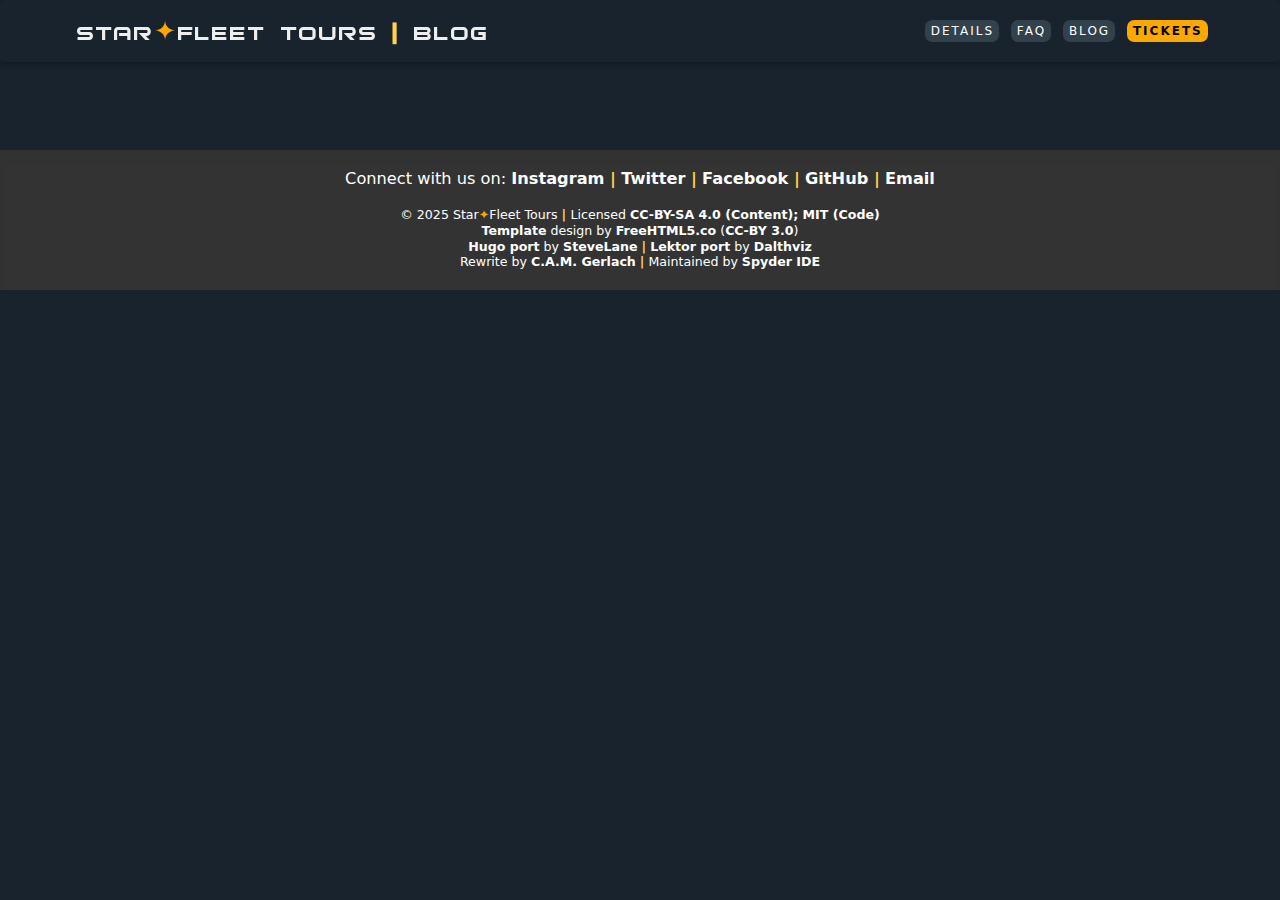
<file: authors/patrick-kavanagh/index.html>
<!DOCTYPE html>

<html lang="en-US">
<head>
  <meta charset="UTF-8">
  <meta http-equiv="Access-Control-Allow-Origin" content="Origin">
  <meta http-equiv="Content-Security-Policy" content="

    base-uri 'self';
    default-src 'self';
    font-src 'self' https://fonts.gstatic.com;
    frame-src &#39;self&#39; http: https:;
    img-src &#39;self&#39; http: https: data:;
    script-src &#39;self&#39; &#39;unsafe-inline&#39;;
    style-src &#39;self&#39; https://fonts.googleapis.com &#39;unsafe-inline&#39;;
    connect-src  https://api.spacexdata.com;
    ">

  <meta http-equiv="X-Content-Type-Options" content="nosniff">
  <meta http-equiv="X-XSS-Protection" content="1">
  <meta name="referrer" content="never">  <!-- Fallback for IE/Edge/Safari -->
  <meta name="referrer" content="no-referrer">  <!-- Fallback for Chrome lt 61 -->
  <meta name="referrer" content="same-origin">

  <!-- FREE HTML5 TEMPLATE  -->
  <!-- DESIGNED & DEVELOPED by FREEHTML5.CO -->

  <!-- Website:        https://freehtml5.co/ -->
  <!-- Email:          info@freehtml5.co -->
  <!-- Twitter:        https://twitter.com/fh5co -->
  <!-- Facebook:       https://www.facebook.com/fh5co -->

  <!-- HUGO TEMPLATE PORTED BY SteveLane -->
  <!-- Website:        https://interadata.io/ -->

  <!-- LEKTOR THEME PORTED BY Daniel Althviz -->
  <!-- Website:        https://dalthviz.github.io/ -->

  <!-- LEKTOR THEME MAINTAINED AND EXPANDED BY Spyder Dev Team -->
  <!-- Website:        https://github.com/spyder-ide/lektor-icon -->

  <!-- Copyright (c) 2016- Lektor-Icon Contributors -->

  <!-- Original standalone HTML5 theme distributed under the terms of the -->
  <!-- Creative Commons Attribution 3.0 license -->
  <!-- https://creativecommons.org/licenses/by/3.0/ -->

  <!-- Additions, modifications and porting released under the terms of the -->
  <!-- MIT (Expat) License: https://opensource.org/licenses/MIT -->
  <!-- See the LICENSE.txt file for more details -->
  <!-- https://github.com/spyder-ide/lektor-icon/blob/master/LICENSE.txt -->

  <!-- For information on the included third-party assets, see NOTICE.txt -->
  <!-- https://github.com/spyder-ide/lektor-icon/blob/master/NOTICE.txt -->

  <title> — Star✦Fleet Tours</title>
  <meta name="author" content="Star✦Fleet Tours">
  <meta name="copyright" content="&amp;copy; 2025 Star✦Fleet Tours">
  <meta name="description" content="A collective of rocket enthusiasts dedicated to providing the most enjoyable, educational, and awe-inspiring launch viewing experience for visitors of all ages.">
  <meta name="keywords" content="rocket, space, spacex, tour, launch, boat, falcon">
  <meta name="theme-color" content="#fda801">
  <meta name="viewport" content="width=device-width, initial-scale=1">
  <link rel="icon" href="/static/images/favicon.png?h=d87a7e01" type="image/png">
  <style>
    :root {
      --theme-fg-color: #ffffff;
      --theme-fg-alt-color: #eeeeee;
      --theme-bg-color: #19232d;
      --theme-bg-alt-color: #32414b;
      --theme-bg-accent-color: #333333;
      --theme-accent-color: #fda801;
      --theme-accent-alt-color: #d50000;
      --theme-pipe-color: #ffd249
    }
  </style>
  <!-- Google fonts -->
  <link rel="stylesheet" href="https://fonts.googleapis.com/css?family=Amiri" type="text/css">
  <link rel="stylesheet" href="https://fonts.googleapis.com/css?family=Raleway" type="text/css">
  <link rel="stylesheet" href="https://fonts.googleapis.com/css?family=Inconsolata" type="text/css">
  <!-- Theme style -->
  <link rel="stylesheet" href="/static/css/style.css?h=fb390f4f" type="text/css">
  <!-- User Custom CSS -->
  <link rel="stylesheet" href="/static/css/custom-styles.css?h=4dd7563e" type="text/css">
</head>

<body>
<div class="fh5co-page">
  <div id="fh5co-container">
    <div class="js-sticky">
      <div class="fh5co-main-nav navbar fixed-top">
        <div class="container">
          <div class="fh5co-menu-1">
            <div class='pull-left'>
              <ul class='dropdown menu' data-dropdown-menu>
                <li id='menu-logo'>
                  <p></p>
                    <a href='/'>
                    <span class="logo-text-container">
                      <span class="logo-text">Star✦Fleet Tours&nbsp;<span class="pipe-colored">|</span> Blog</span>
                    </span>
                  </a>
                  <p></p>
                </li>
              </ul>
            </div>

            <div class="main-nav-container">
              <div class="side-nav-container">
                <a class="pull-right nav-link-internal special-link" href="/current/">Tickets</a>
                <a class="pull-right nav-link-internal" href="/blog/">Blog</a>
                <a class="pull-right nav-link-internal" href="/faq/">FAQ</a>
                <a class="pull-right nav-link-internal" href="/details/">Details</a>
              </div>
            </div>
          </div>
        </div>
      </div>
    </div>
<div class="blog-content-container" data-section="Blog">
  <div id="blog-center" class="center">
  </div>
</div>

    <div id="fh5co-footer">
      <div class="container">
        <div class="row footer-connect-line">
          <div class="text-center">
            <p>
              Connect with us on:
              <a href="https://instagram.com/starfleettours/"> Instagram </a>
              <span class="pipe-colored">|</span>
              <a href="https://twitter.com/StarFleetTours"> Twitter </a>
              <span class="pipe-colored">|</span>
              <a href="https://www.facebook.com/starfleettours"> Facebook </a>
              <span class="pipe-colored">|</span>
              <a href="https://github.com/star-fleet-tours"> GitHub </a>
              <span class="pipe-colored">|</span>
              <a href="mailto:fleetcommand@star-fleet.tours"> Email </a>
            </p>
          </div>
        </div>
        <div class="row footer-copyright">
          <div class="text-center">
            <p>
              &copy; 2025 Star✦Fleet Tours
              <span class="pipe-colored"> | </span>
              Licensed <a href="https://github.com/star-fleet-tours/star-fleet-tours-website/blob/master/LICENSE.txt" target="_blank" rel="noopener noreferrer">CC-BY-SA 4.0 (Content); MIT (Code)</a>
              <br>
              <a href="https://freehtml5.co/icon-free-website-template-using-bootstrap/" target="_blank" rel="noopener noreferrer">Template</a> design by <a href="https://freehtml5.co/" target="_blank" rel="noopener noreferrer">FreeHTML5.co</a>&nbsp;(<a href="https://creativecommons.org/licenses/by/3.0/" target="_blank" rel="noopener noreferrer">CC&#8209;BY&nbsp;3.0</a>)
              <br><a href="https://github.com/SteveLane/hugo-icon" target="_blank" rel="noopener noreferrer">Hugo port</a> by <a href="https://github.com/SteveLane/" target="_blank" rel="noopener noreferrer">SteveLane</a> <span class="pipe-colored">|</span> <a href="https://github.com/spyder-ide/lektor-icon" target="_blank" rel="noopener noreferrer">Lektor&nbsp;port</a>&nbsp;by&nbsp;<a href="https://github.com/dalthviz/" target="_blank" rel="noopener noreferrer">Dalthviz</a>
              <br>Rewrite by <a href="http://gerlach.cam" target="_blank" rel="noopener noreferrer">C.A.M.&nbsp;Gerlach</a> <span class="pipe-colored">|</span> Maintained by <a href="https://www.spyder-ide.org/" target="_blank" rel="noopener noreferrer">Spyder&nbsp;IDE</a>
            </p>
          </div>
        </div>
      </div>
    </div>
  </div>
</div>
<!-- jQuery -->
<script src="/static/js/jquery-3.7.1.min.js?h=ee48592d" type="application/javascript" charset="UTF-8"></script>
<!-- Waypoints -->
<script src="/static/js/jquery.waypoints.min.js?h=a2b72d43" type="application/javascript" charset="UTF-8"></script>
<!-- User Custom Scripts -->
<script src="/static/js/custom-scripts.js?h=827c53bb" type="application/javascript" charset="UTF-8"></script>
<!-- Main JS -->
<script src="/static/js/main.js?h=8d911085" type="application/javascript" charset="UTF-8"></script>
<!-- <script src="https://code.jquery.com/jquery-migrate-3.0.1.js" type="application/javascript" charset="UTF-8"></script> -->
</body>
</html>
</file>
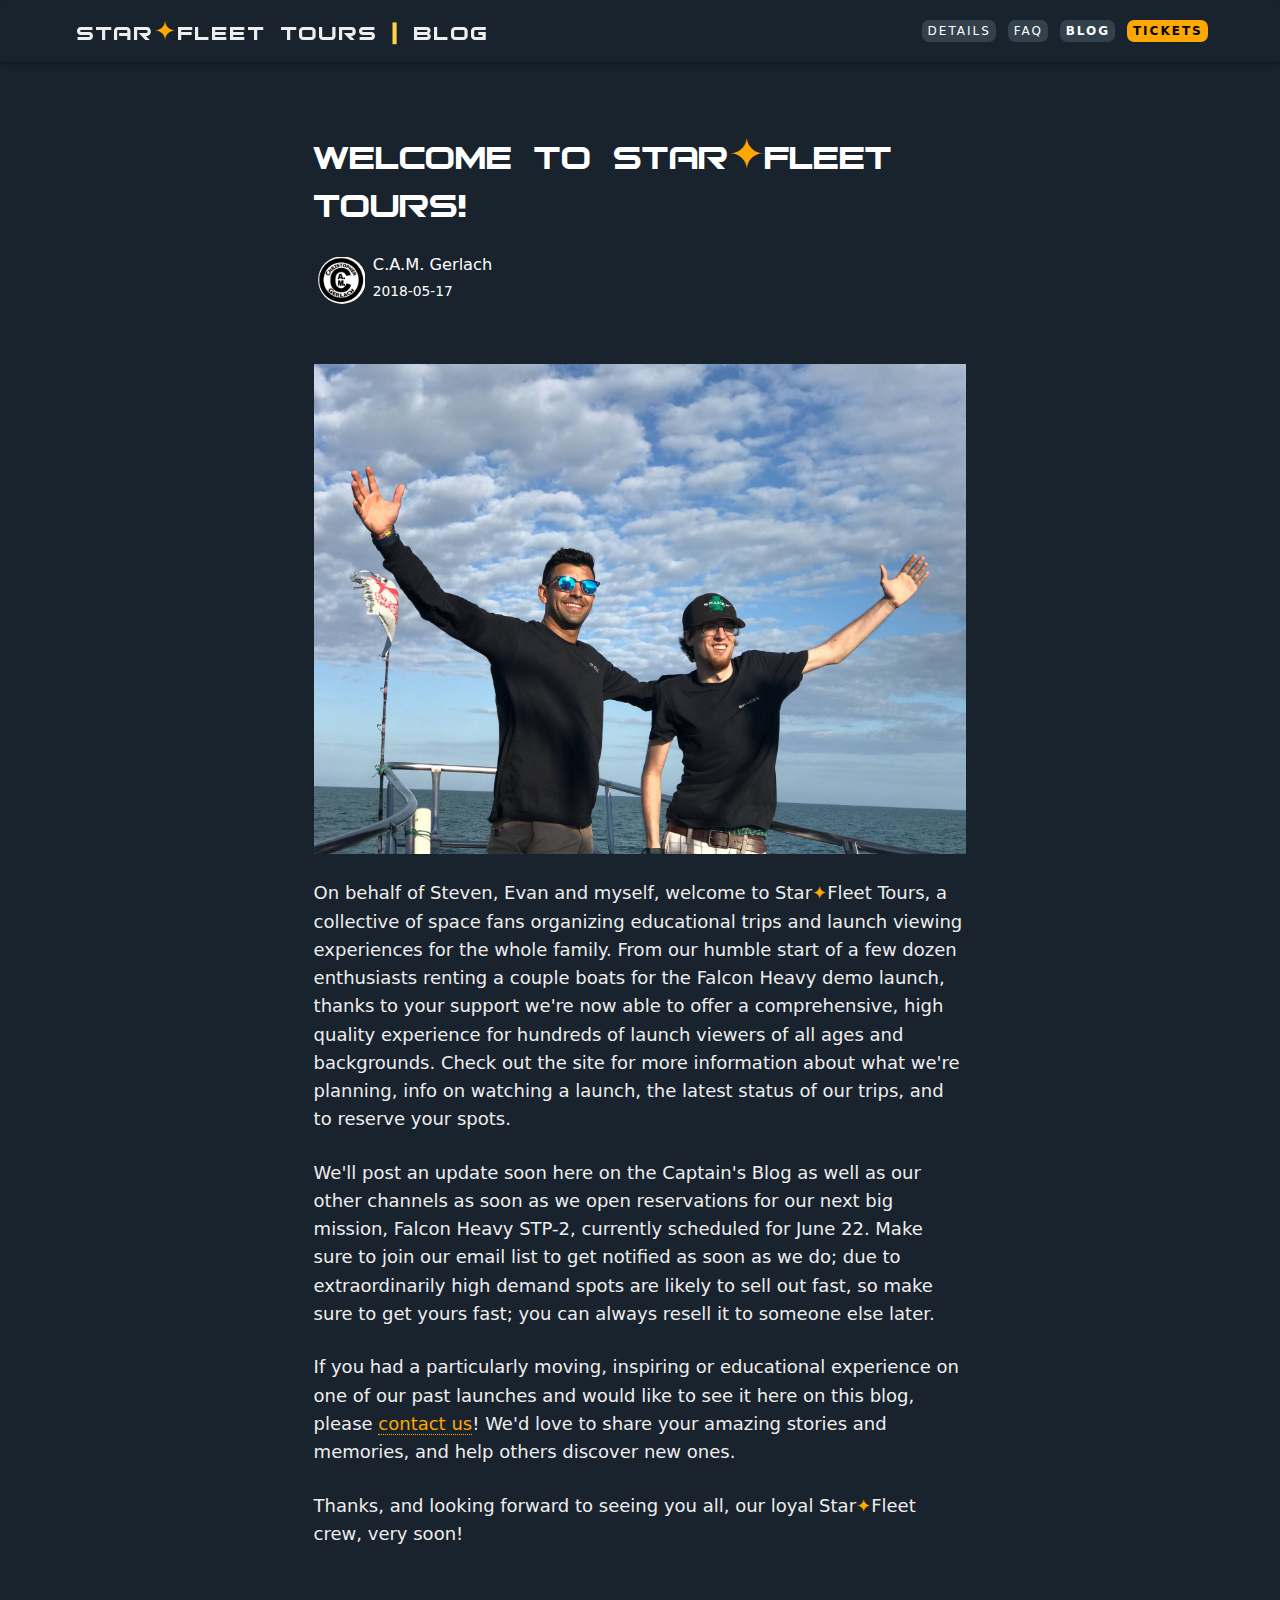
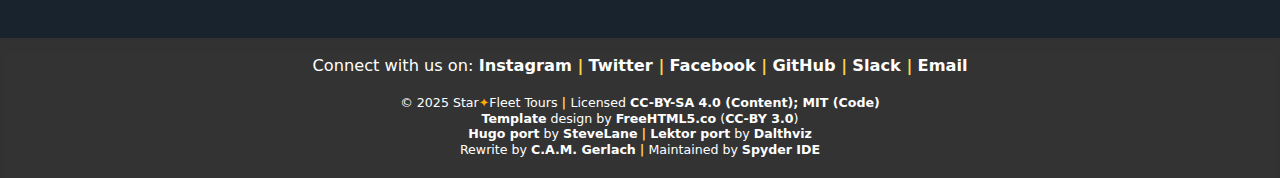
<file: blog/welcome-blog/index.html>
<!DOCTYPE html>

<html lang="en-US">
<head>
  <meta charset="UTF-8">
  <meta http-equiv="Access-Control-Allow-Origin" content="Origin">
  <meta http-equiv="Content-Security-Policy" content="

    base-uri 'self';
    default-src 'self';
    font-src 'self' https://fonts.gstatic.com;
    frame-src &#39;self&#39; http: https:;
    img-src &#39;self&#39; http: https: data:;
    script-src &#39;self&#39; &#39;unsafe-inline&#39;;
    style-src &#39;self&#39; https://fonts.googleapis.com &#39;unsafe-inline&#39;;
    connect-src  https://api.spacexdata.com;
    ">

  <meta http-equiv="X-Content-Type-Options" content="nosniff">
  <meta http-equiv="X-XSS-Protection" content="1">
  <meta name="referrer" content="never">  <!-- Fallback for IE/Edge/Safari -->
  <meta name="referrer" content="no-referrer">  <!-- Fallback for Chrome lt 61 -->
  <meta name="referrer" content="same-origin">

  <!-- FREE HTML5 TEMPLATE  -->
  <!-- DESIGNED & DEVELOPED by FREEHTML5.CO -->

  <!-- Website:        https://freehtml5.co/ -->
  <!-- Email:          info@freehtml5.co -->
  <!-- Twitter:        https://twitter.com/fh5co -->
  <!-- Facebook:       https://www.facebook.com/fh5co -->

  <!-- HUGO TEMPLATE PORTED BY SteveLane -->
  <!-- Website:        https://interadata.io/ -->

  <!-- LEKTOR THEME PORTED BY Daniel Althviz -->
  <!-- Website:        https://dalthviz.github.io/ -->

  <!-- LEKTOR THEME MAINTAINED AND EXPANDED BY Spyder Dev Team -->
  <!-- Website:        https://github.com/spyder-ide/lektor-icon -->

  <!-- Copyright (c) 2016- Lektor-Icon Contributors -->

  <!-- Original standalone HTML5 theme distributed under the terms of the -->
  <!-- Creative Commons Attribution 3.0 license -->
  <!-- https://creativecommons.org/licenses/by/3.0/ -->

  <!-- Additions, modifications and porting released under the terms of the -->
  <!-- MIT (Expat) License: https://opensource.org/licenses/MIT -->
  <!-- See the LICENSE.txt file for more details -->
  <!-- https://github.com/spyder-ide/lektor-icon/blob/master/LICENSE.txt -->

  <!-- For information on the included third-party assets, see NOTICE.txt -->
  <!-- https://github.com/spyder-ide/lektor-icon/blob/master/NOTICE.txt -->

  <title>Blog | Welcome to Star✦Fleet Tours! — Star✦Fleet Tours</title>
  <meta name="author" content="Star✦Fleet Tours">
  <meta name="copyright" content="&amp;copy; 2025 Star✦Fleet Tours">
  <meta name="description" content="A collective of rocket enthusiasts dedicated to providing the most enjoyable, educational, and awe-inspiring launch viewing experience for visitors of all ages.">
  <meta name="keywords" content="rocket, space, spacex, tour, launch, boat, falcon">
  <meta name="theme-color" content="#fda801">
  <meta name="viewport" content="width=device-width, initial-scale=1">
  <link rel="icon" href="/static/images/favicon.png?h=d87a7e01" type="image/png">
  <style>
    :root {
      --theme-fg-color: #ffffff;
      --theme-fg-alt-color: #eeeeee;
      --theme-bg-color: #19232d;
      --theme-bg-alt-color: #32414b;
      --theme-bg-accent-color: #333333;
      --theme-accent-color: #fda801;
      --theme-accent-alt-color: #d50000;
      --theme-pipe-color: #ffd249
    }
  </style>
  <!-- Google fonts -->
  <link rel="stylesheet" href="https://fonts.googleapis.com/css?family=Amiri" type="text/css">
  <link rel="stylesheet" href="https://fonts.googleapis.com/css?family=Raleway" type="text/css">
  <link rel="stylesheet" href="https://fonts.googleapis.com/css?family=Inconsolata" type="text/css">
  <!-- Theme style -->
  <link rel="stylesheet" href="/static/css/style.css?h=fb390f4f" type="text/css">
  <!-- User Custom CSS -->
  <link rel="stylesheet" href="/static/css/custom-styles.css?h=4dd7563e" type="text/css">
</head>

<body>
<div class="fh5co-page">
  <div id="fh5co-container">
    <div class="js-sticky">
      <div class="fh5co-main-nav navbar fixed-top">
        <div class="container">
          <div class="fh5co-menu-1">
            <div class='pull-left'>
              <ul class='dropdown menu' data-dropdown-menu>
                <li id='menu-logo'>
                  <p></p>
                    <a href='/'>
                    <span class="logo-text-container">
                      <span class="logo-text">Star✦Fleet Tours&nbsp;<span class="pipe-colored">|</span> Blog</span>
                    </span>
                  </a>
                  <p></p>
                </li>
              </ul>
            </div>

            <div class="main-nav-container">
              <div class="side-nav-container">
                <a class="pull-right nav-link-internal special-link" href="/current/">Tickets</a>
                <a class="pull-right nav-link-internal nav-link-active-section /blog/welcome-blog sep /blog" href="/blog/">Blog</a>
                <a class="pull-right nav-link-internal" href="/faq/">FAQ</a>
                <a class="pull-right nav-link-internal" href="/details/">Details</a>
              </div>
            </div>
          </div>
        </div>
      </div>
    </div>
<div class="blog-content-container" data-section="Blog">
  <div id="blog-center" class="center">

<div class="blog-post">
  <div class="blog-header blog-post-header">
      <h1>Welcome to Star✦Fleet Tours!</h1>

    <div class="row">
      <div class="column meta-blog-author">
        <img alt="C.A.M. Gerlach photo" class="author-img" src="/authors/cam-gerlach/cam-gerlach.png">
      </div>
      <div class="meta-blog-index">
        <p>
          C.A.M. Gerlach<br>
          <span class="small">2018-05-17</span>
        </p>
      </div>
    </div>
  </div>
  <p><img src="/blog/welcome-blog/cam-steven-wide.jpg" alt="Photograph of CAM and Steven on the boat with their arms spread in a greeting"></p>
<p>On behalf of Steven, Evan and myself, welcome to Star✦Fleet Tours, a collective of space fans organizing educational trips and launch viewing experiences for the whole family.
From our humble start of a few dozen enthusiasts renting a couple boats for the Falcon Heavy demo launch, thanks to your support we're now able to offer a comprehensive, high quality experience for hundreds of launch viewers of all ages and backgrounds.
Check out the site for more information about what we're planning, info on watching a launch, the latest status of our trips, and to reserve your spots.</p>
<p>We'll post an update soon here on the Captain's Blog as well as our other channels as soon as we open reservations for our next big mission, Falcon Heavy STP-2, currently scheduled for June 22.
Make sure to join our email list to get notified as soon as we do; due to extraordinarily high demand spots are likely to sell out fast, so make sure to get yours fast; you can always resell it to someone else later.</p>
<p>If you had a particularly moving, inspiring or educational experience on one of our past launches and would like to see it here on this blog, please <a href="mailto:fleetcommand@star-fleet.tours">contact us</a>!
We'd love to share your amazing stories and memories, and help others discover new ones.</p>
<p>Thanks, and looking forward to seeing you all, our loyal Star✦Fleet crew, very soon!</p>

</div>
  </div>
</div>

    <div id="fh5co-footer">
      <div class="container">
        <div class="row footer-connect-line">
          <div class="text-center">
            <p>
              Connect with us on:
              <a href="https://instagram.com/starfleettours/"> Instagram </a>
              <span class="pipe-colored">|</span>
              <a href="https://twitter.com/StarFleetTours"> Twitter </a>
              <span class="pipe-colored">|</span>
              <a href="https://www.facebook.com/starfleettours"> Facebook </a>
              <span class="pipe-colored">|</span>
              <a href="https://github.com/star-fleet-tours"> GitHub </a>
              <span class="pipe-colored">|</span>
              <a href="https://spacexmeetups.slack.com/"> Slack </a>
              <span class="pipe-colored">|</span>
              <a href="mailto:fleetcommand@star-fleet.tours"> Email </a>
            </p>
          </div>
        </div>
        <div class="row footer-copyright">
          <div class="text-center">
            <p>
              &copy; 2025 Star✦Fleet Tours
              <span class="pipe-colored"> | </span>
              Licensed <a href="https://github.com/star-fleet-tours/star-fleet-tours-website/blob/master/LICENSE.txt" target="_blank" rel="noopener noreferrer">CC-BY-SA 4.0 (Content); MIT (Code)</a>
              <br>
              <a href="https://freehtml5.co/icon-free-website-template-using-bootstrap/" target="_blank" rel="noopener noreferrer">Template</a> design by <a href="https://freehtml5.co/" target="_blank" rel="noopener noreferrer">FreeHTML5.co</a>&nbsp;(<a href="https://creativecommons.org/licenses/by/3.0/" target="_blank" rel="noopener noreferrer">CC&#8209;BY&nbsp;3.0</a>)
              <br><a href="https://github.com/SteveLane/hugo-icon" target="_blank" rel="noopener noreferrer">Hugo port</a> by <a href="https://github.com/SteveLane/" target="_blank" rel="noopener noreferrer">SteveLane</a> <span class="pipe-colored">|</span> <a href="https://github.com/spyder-ide/lektor-icon" target="_blank" rel="noopener noreferrer">Lektor&nbsp;port</a>&nbsp;by&nbsp;<a href="https://github.com/dalthviz/" target="_blank" rel="noopener noreferrer">Dalthviz</a>
              <br>Rewrite by <a href="http://gerlach.cam" target="_blank" rel="noopener noreferrer">C.A.M.&nbsp;Gerlach</a> <span class="pipe-colored">|</span> Maintained by <a href="https://www.spyder-ide.org/" target="_blank" rel="noopener noreferrer">Spyder&nbsp;IDE</a>
            </p>
          </div>
        </div>
      </div>
    </div>
  </div>
</div>
<!-- jQuery -->
<script src="/static/js/jquery-3.7.1.min.js?h=ee48592d" type="application/javascript" charset="UTF-8"></script>
<!-- Waypoints -->
<script src="/static/js/jquery.waypoints.min.js?h=a2b72d43" type="application/javascript" charset="UTF-8"></script>
<!-- User Custom Scripts -->
<script src="/static/js/custom-scripts.js?h=8901b099" type="application/javascript" charset="UTF-8"></script>
<!-- Main JS -->
<script src="/static/js/main.js?h=8d911085" type="application/javascript" charset="UTF-8"></script>
<!-- <script src="https://code.jquery.com/jquery-migrate-3.0.1.js" type="application/javascript" charset="UTF-8"></script> -->
</body>
</html>
</file>
<file: static/css/style.css>
@charset "UTF-8";

/*
 * Lektor-Icon Theme
 * Copyright (c) 2016- Lektor-Icon Contributors
 *
 * Original standalone HTML5 theme distributed under the terms of the
 * Creative Commons Attribution 3.0 license -->
 * https://creativecommons.org/licenses/by/3.0/
 *
 * Additions, modifications and porting released under the terms of the
 * MIT (Expat) License: https://opensource.org/licenses/MIT
 * See the LICENSE.txt file for more details
 * https://github.com/spyder-ide/lektor-icon/blob/master/LICENSE.txt
 *
 * For information on the included third-party assets, see NOTICE.txt
 * https://github.com/spyder-ide/lektor-icon/blob/master/NOTICE.txt
 */

:root {
  --main-font: "Raleway", "DejaVu Sans", "Open Sans", "Liberation Sans", helvetica, arial, sans-serif;
}

html {
  background-color: #fff;
  background-color: var(--theme-bg-color, #fff);
  box-sizing: border-box;
  font-size: 18px;
}

@media screen and (max-width: 480px) {
  html {
    font-size: 0.95em;
  }
}

@media screen and (max-width: 360px) {
  html {
    font-size: 0.9em;
  }
}

@font-face {
  font-family: icomoon;
  font-style: normal;
  font-weight: normal;
  src: url("../fonts/icomoon/icomoon.woff?srf3rx") format("woff");
}

[class^="icon-"],
[class*=" icon-"] {
  font-family: icomoon; /* stylelint-disable-line font-family-no-missing-generic-family-keyword -- Is a single icon font */
  font-style: normal;
  font-variant: normal;
  font-weight: normal;
  line-height: 1;
  speak: none;
  text-transform: none;
}

.icon-play2::before {
  content: "\f04b";
}

.icon-globe2::before {
  content: "\e078";
}

.icon-facebook::before {
  content: "\f09a";
}

.icon-twitter::before {
  content: "\f099";
}

.icon-dribbble::before {
  content: "\f17d";
}

.icon-instagram::before {
  content: "\f16d";
}

.icon-github::before {
  content: "\f09b";
}

.icon-linkedin::before {
  content: "\f0e1";
}

.pull-left {
  float: left !important;
}

.pull-right {
  float: right !important;
}

@media screen and (max-width: 768px) {
  .pull-right {
    float: none !important;
  }
}

*,
::after,
::before {
  box-sizing: inherit;
}

body {
  color: #333;
  color: var(--theme-fg-alt-color, #333);
  font-family: var(--main-font);
  font-weight: 300;
  line-height: 1.9;
  margin: 0;
  padding: 0;
}

body.fh5co-overflow {
  overflow-x: hidden;
  width: 100%;
}

article,
aside,
figcaption,
figure,
footer,
header,
main,
nav,
section,
summary {
  display: block;
}

a {
  background-color: transparent;
  color: #ee1c24;
  color: var(--theme-accent-color, #ee1c24);
  cursor: pointer;
  line-height: inherit;
  text-decoration: none;
  transition: 0.5s;
}

a:hover,
a:focus,
a:active {
  color: #ee1c24;
  color: var(--theme-accent-color, #ee1c24);
}

a:hover,
a:active {
  outline: 0;
  outline-width: 0;
}

a:hover,
a:focus {
  text-decoration: underline;
}

a:focus {
  outline: thin dotted;
  outline: 5px auto -webkit-focus-ring-color;
  outline-offset: -2px;
}

h1,
h2,
h3,
h4,
h5,
h6,
.h1,
.h2,
.h3,
.h4,
.h5,
.h6 {
  color: #000;
  color: var(--theme-fg-color, #000);
  font-family: var(--main-font);
  font-weight: 500;
  line-height: 1.1;
  margin: 0;
  margin-bottom: 30px;
}

@media screen and (max-width: 480px) {
  h1,
  h2,
  h3,
  h4,
  h5,
  h6,
  .h1,
  .h2,
  .h3,
  .h4,
  .h5,
  .h6 {
    line-height: 1;
  }
}

p {
  font-size: inherit;
  line-height: 1.9;
  margin: 0 0 10px;
  margin-bottom: 1rem;
  text-rendering: optimizelegibility;
}

@media screen and (max-width: 480px) {
  p {
    line-height: 1.75;
  }
}

@media screen and (max-width: 360px) {
  p {
    line-height: 1.55;
  }
}

img {
  border: 0;
  border-style: none;
  display: inline-block;
  height: auto;
  max-width: 100%;
  vertical-align: middle;
}

.img-responsive {
  display: block;
}

.img-rounded {
  border-radius: 6px;
}

.img-circle {
  border-radius: 50%;
}

.container {
  margin-left: auto;
  margin-right: auto;
  padding-left: 15px;
  padding-right: 15px;
}

.container::before,
.container::after {
  content: " ";
  display: table;
}

.container::after {
  clear: both;
}

.fh5co-2col-inner {
  width: 85%;
}

@media screen and (min-width: 769px) {
  .container {
    width: 768px;
  }

  .fh5co-2col-inner {
    width: 384px;
  }
}

@media screen and (min-width: 900px) {
  .container {
    width: 900px;
  }

  .fh5co-2col-inner {
    width: 450px;
  }
}

@media screen and (min-width: 1024px) {
  .container {
    width: 1024px;
  }

  .fh5co-2col-inner {
    width: 512px;
  }
}

@media screen and (min-width: 1200px) {
  .container {
    width: 1200px;
  }

  .fh5co-2col-inner {
    width: 600px;
  }
}

@media screen and (min-width: 1366px) {
  .container {
    width: 1366px;
  }

  .fh5co-2col-inner {
    width: 683px;
  }
}

@media screen and (min-width: 2500px) {
  .container {
    width: 1600px;
  }

  .fh5co-2col-inner {
    width: 800px;
  }
}

.container-fluid {
  margin-left: auto;
  margin-right: auto;
  padding-left: 15px;
  padding-right: 15px;
}

.container-fluid::before,
.container-fluid::after {
  content: " ";
  display: table;
}

.container-fluid::after {
  clear: both;
}

.dropup,
.dropdown {
  position: relative;
}

.fh5co-page {
  overflow-x: hidden;
  position: relative;
  z-index: 1;
}

.hero-section {
  background-position: center center;
  background-repeat: no-repeat;
  background-size: cover;
  box-shadow: inset -1px -11px 21px -15px rgb(0 0 0 / 75%);
  min-height: 300px;
  position: relative;
}

.hero-section > .container {
  position: relative;
  z-index: 2;
}

.hero-section .fh5co-copy {
  display: table;
  width: 100%;
}

.hero-section .fh5co-copy-inner {
  display: table-cell;
  vertical-align: middle;
  width: 100%;
}

.hero-section .fh5co-copy-inner h1,
.hero-section .fh5co-copy-inner h2 {
  margin: 0;
  padding: 0;
}

.hero-section .fh5co-copy-inner h1 {
  color: #fff;
  font-size: 3em;
  font-weight: 300;
  line-height: 1.2;
  margin-bottom: 20px;
}

.hero-section .fh5co-copy-inner h2 {
  color: #fff;
  color: rgb(255 255 255 / 70%);
  font-size: 1.1em;
  line-height: 1.9;
}

@media screen and (max-width: 480px) {
  .hero-section .fh5co-copy-inner h1 {
    font-size: 2.35em;
    line-height: 1;
  }

  .hero-section .fh5co-copy-inner h2 {
    font-size: 1em;
    line-height: 1.6;
  }
}

@media screen and (max-width: 400px) {
  .hero-section .fh5co-copy-inner h1 {
    font-size: 2em;
    line-height: 1;
  }

  .hero-section .fh5co-copy-inner h2 {
    font-size: 0.95em;
    line-height: 1.5;
  }
}

@media screen and (max-height: 860px) and (max-width: 768px) {
  .hero-section .fh5co-copy-inner h1 {
    margin-top: 20px;
  }
}

@media screen and (max-width: 768px) {
  .hero-section .fh5co-copy-inner h1 {
    text-align: center;
  }
}

.hero-section .fh5co-copy-inner a {
  border-bottom: 1px solid rgb(255 255 255 / 40%);
  color: #fff;
}

.hero-section .fh5co-copy-inner a:hover,
.hero-section .fh5co-copy-inner a:focus {
  border-bottom: 1px solid rgb(255 255 255 / 90%);
  text-decoration: none;
}

.fh5co-main-nav {
  background: #fff;
  background: var(--theme-bg-color, #fff);
  font-size: 11px;
  position: relative;
}

.fh5co-main-nav.fh5co-shadow {
  box-shadow: 0 0 7px 0 rgb(0 0 0 / 60%);
}

.fh5co-main-nav .fh5co-menu-1 {
  align-items: center;
  display: flex;
  float: left;
  line-height: 0;
  width: 100%;
}

.fh5co-main-nav .fh5co-menu-1 .pull-left {
  flex-shrink: 0;
  margin-left: 2em;
  min-height: 55px;
}

.fh5co-main-nav .fh5co-menu-1 .main-nav-container {
  margin-left: auto;
  margin-right: 0.5em;
}

.fh5co-main-nav .fh5co-menu-1 .side-nav-container {
  float: right;
  margin-left: 3em;
}

.fh5co-main-nav .fh5co-menu-1 a {
  color: #333;
  color: var(--theme-fg-alt-color, #333);
  display: inline-block;
  font-size: 12px;
  font-weight: normal;
  letter-spacing: 2px;
  margin-right: 2em;
  padding: 1em 0;
  position: relative;
  text-transform: uppercase;
  vertical-align: middle;
}

.fh5co-main-nav .fh5co-menu-1 a:hover,
.fh5co-main-nav .fh5co-menu-1 a:focus,
.fh5co-main-nav .fh5co-menu-1 a:active {
  text-decoration: none;
}

.fh5co-main-nav .fh5co-menu-1 a::after {
  background: #ee1c24;
  background: var(--theme-accent-color, #ee1c24);
  bottom: 0;
  content: "";
  display: block;
  height: 2px;
  opacity: 0;
  position: absolute;
  transition: 1s;
  width: 100%;
}

.fh5co-main-nav .fh5co-menu-1 a.active {
  color: #000;
  color: var(--theme-fg-color, #000);
  font-weight: normal;
}

.fh5co-main-nav .fh5co-menu-1 a.nav-link-active-section {
  font-weight: bold;
}

.fh5co-main-nav .fh5co-menu-1 a.nav-link-active-page::after,
.fh5co-main-nav .fh5co-menu-1 a.active::after {
  opacity: 1;
}

.fh5co-main-nav .fh5co-logo {
  font-family: var(--main-font);
  font-size: 40px;
  font-style: italic;
  font-weight: bold;
  text-align: center;
  width: 19.33%;
}

.fh5co-main-nav .fh5co-logo a {
  display: inline-block;
  position: relative;
  top: -5px;
}

.fh5co-main-nav .fh5co-menu-2 {
  text-align: left;
  width: 40.33%;
}

.fh5co-heading .heading {
  font-size: 50px;
  font-style: italic;
  margin-bottom: 30px;
  padding-bottom: 30px;
  position: relative;
}

@media screen and (max-width: 768px) {
  .fh5co-heading .heading {
    font-size: 30px;
  }
}

.fh5co-heading .heading::after {
  background: #fb6e14;
  bottom: 0;
  content: "";
  height: 2px;
  left: 50%;
  margin-left: -20px;
  position: absolute;
  width: 40px;
}

.fh5co-heading .sub-heading {
  font-size: 20px;
  line-height: 1.5;
}

@media screen and (max-width: 768px) {
  .fh5co-heading .sub-heading {
    font-size: 18px;
  }
}

.fh5co-heading {
  margin-bottom: 1em;
  margin-left: auto;
  margin-right: auto;
  width: 80%;
}

.fh5co-heading h2 {
  color: #333;
  color: var(--theme-fg-alt-color, #333);
  font-size: 2.1em;
  font-weight: 500;
  margin-bottom: 20px;
  padding-bottom: 20px;
  position: relative;
}

@media screen and (max-width: 480px) {
  .fh5co-heading h2 {
    font-size: 1.75em;
  }
}

@media screen and (max-width: 360px) {
  .fh5co-heading h2 {
    font-size: 1.5em;
  }
}

.fh5co-heading h2::after,
.rule-under-heading {
  background: #ee1c24;
  background: var(--theme-accent-color, #ee1c24);
  bottom: 0;
  content: "";
  height: 2px;
  left: 50%;
  margin-left: -25px;
  position: absolute;
  width: 50px;
}

.body-section {
  clear: both;
  padding-bottom: 4em;
  padding-top: 3em;
  position: relative;
}

.body-subsection {
  padding-top: 1em;
}

.light-bg-section {
  background: #fff;
  background: var(--theme-bg-color, #fff);
}

.dark-bg-section {
  background: #e8ecf1;
  background: var(--theme-bg-alt-color, #e8ecf1);
}

.mission-section {
  display: flex;
  flex-wrap: wrap;
  padding-bottom: 0;
  width: 100%;
}

.mission-section .fh5co-2col {
  width: 50%;
}

@media screen and (max-width: 768px) {
  .mission-section .fh5co-heading {
    margin-bottom: 0;
  }

  .mission-section .fh5co-2col {
    width: 100%;
  }

  .mission-section .fh5co-2col.right {
    height: 480px;
  }
}

@media screen and (max-width: 768px) and (max-height: 768px) {
  .mission-section .fh5co-2col.right {
    height: 360px;
  }
}

@media screen and (max-width: 768px) and (max-height: 480px) {
  .mission-section .fh5co-2col.right {
    height: 240px;
  }
}

.mission-section .fh5co-2col-inner {
  align-items: center;
  display: flex;
  justify-content: center;
  margin-left: auto;
  margin-right: auto;
  min-height: 480px;
  padding-left: 48px;
  padding-right: 30px;
}

@media screen and (max-width: 768px) {
  .mission-section .fh5co-2col-inner {
    display: block;
    margin-left: auto;
    margin-right: auto;
    min-height: 0;
    padding: 0;
    width: 80% !important;
  }
}

.mission-section .fh5co-2col-inner.left {
  float: right;
}

.mission-section .fh5co-2col-inner.right {
  float: left;
}

@media screen and (max-width: 768px) {
  .mission-section .fh5co-2col-inner.left,
  .mission-section .fh5co-2col-inner.right {
    float: none;
  }
}

.mission-image-container {
  height: 100%;
  padding-left: 5%;
  width: 100%;
}

@media screen and (max-width: 768px) {
  .mission-image-container {
    height: 100%;
    padding: 0;
    width: 100%;
  }
}

.mission-image {
  background-color: #ee1c24;
  background-color: var(--theme-accent-color, #ee1c24);
  background-position: center;
  background-repeat: no-repeat;
  background-size: cover;
  height: 100%;
  width: 100%;
}

.fh5co-tabs-container {
  flex-grow: 1;
  padding-bottom: 2em;
  padding-top: 1em;
  position: relative;
}

@media screen and (max-width: 768px) {
  .fh5co-tabs-container {
    padding-bottom: 1.5em;
  }

  .notitle-section .fh5co-tabs-container {
    padding-top: 3em;
  }
}

@media screen and (max-width: 480px) {
  .fh5co-tabs-container {
    padding-top: 0.5em;
  }
}

.fh5co-tabs-container .fh5co-tabs {
  display: flex;
  float: left;
  justify-content: space-around;
  margin: 0 0 30px;
  padding: 0;
  width: 100%;
}

.fh5co-tabs-container .fh5co-tabs.fh5co-two li {
  width: 50%;
}

.fh5co-tabs-container .fh5co-tabs.fh5co-three li {
  width: 33.33%;
}

.fh5co-tabs-container .fh5co-tabs.fh5co-four li {
  width: 25%;
}

.fh5co-tabs-container .fh5co-tabs li {
  display: inline-block;
  flex-grow: 1;
  list-style: none;
  margin: 0;
  padding: 0;
  text-align: center;
}

.fh5co-tabs-container .fh5co-tabs li a {
  border-bottom: 1px solid #808080;
  color: #808080;
  display: block;
  float: left;
  font-size: 12px;
  font-weight: bold;
  letter-spacing: 2px;
  padding-bottom: 1.5em;
  padding-top: 0.5em;
  text-transform: uppercase;
  width: 100%;
}

.fh5co-tabs-container .fh5co-tabs li a:hover,
.fh5co-tabs-container .fh5co-tabs li a:active,
.fh5co-tabs-container .fh5co-tabs li a:focus {
  text-decoration: none;
}

.fh5co-tabs-container .fh5co-tabs li.active a {
  border-bottom: 1px solid #ee1c24;
  border-bottom: 1px solid var(--theme-accent-color, #ee1c24);
  color: #ee1c24;
  color: var(--theme-accent-color, #ee1c24);
}

@media screen and (max-width: 480px) {
  .fh5co-tabs-container .fh5co-tabs {
    display: block;
  }

  .fh5co-tabs-container .fh5co-tabs li {
    width: 100% !important;
  }

  .fh5co-tabs-container .fh5co-tabs li a {
    font-size: 0;
    line-height: 1.5;
    padding-bottom: 0.5em;
    padding-top: 1em;
  }
}

.fh5co-tabs-container .fh5co-tab-content,
.mission-image {
  display: none;
  transition: 0.5s;
}

.fh5co-tabs-container .fh5co-tab-content h2 {
  color: #333;
  color: var(--theme-fg-alt-color, #333);
  font-size: 1.2em;
  font-weight: normal;
  line-height: 1.6;
  margin-bottom: 30px;
}

@media screen and (max-width: 480px) {
  .fh5co-tabs-container .fh5co-tab-content h2 {
    font-size: 1.1em;
    line-height: 1.5;
  }
}

@media screen and (max-width: 360px) {
  .fh5co-tabs-container .fh5co-tab-content h2 {
    font-size: 1.05em;
    line-height: 1.5;
  }
}

.fh5co-tabs-container .fh5co-tab-content.active,
.mission-image.active {
  display: block;
}

.mission-1col-container {
  width: 100%;
}

.fh5co-grid {
  padding-left: 2em;
}

@media screen and (max-width: 768px) {
  .fh5co-grid {
    padding-left: 0;
  }
}

.fh5co-grid .fh5co-grid-item {
  background-position: center center;
  background-repeat: no-repeat;
  background-size: cover;
  float: left;
  width: 50%;
}

@media screen and (max-width: 768px) {
  .fh5co-grid .fh5co-grid-item {
    height: 300px !important;
  }
}

@media screen and (max-width: 480px) {
  .fh5co-grid .fh5co-grid-item {
    height: 200px !important;
    width: 100%;
  }
}

.services-section .col-md-4,
.team-section .col-md-4,
.dashboard-section .col-md-4 {
  padding-left: 10px;
  padding-right: 10px;
}

@media screen and (max-width: 768px) {
  .services-section,
  .dashboard-section {
    padding: 5em 0 3em;
  }
}

.services-section .fh5co-video {
  height: 90px;
  left: 50%;
  margin-left: -45px;
  position: absolute;
  text-align: center;
  top: -45px;
  width: 90px;
}

.services-section .video-spacer {
  margin-bottom: 3em;
}

.services-section .fh5co-video span {
  display: block;
  font-size: 14px;
  padding-top: 100px;
}

.services-section .fh5co-video a {
  background: #ee1c24;
  background: var(--theme-accent-color, #ee1c24);
  border-radius: 50%;
  box-shadow: 0 0 15px 0 rgb(0 0 0 / 20%);
  color: #fff;
  display: table;
  float: left;
  height: 90px;
  width: 90px;
}

.services-section .fh5co-video a i {
  display: table-cell;
  font-size: 40px;
  height: 90px;
  line-height: 40px;
  padding-left: 10px;
  text-align: center;
  vertical-align: middle;
}

.services-section .fh5co-video a:hover {
  background: #ee1c24;
  background: var(--theme-accent-color, #ee1c24);
}

.services-section .container .col-md-6 .text-center .fh5co-heading {
  margin-top: -45px;
}

.services-section .fh5co-video a:hover,
.services-section .fh5co-video a:focus,
.services-section .fh5co-video a:active {
  text-decoration: none;
  transform: scale(1.2);
}

.card-item {
  background: #fff;
  background: var(--theme-bg-color, #fff);
  border: 1px solid transparent;
  border-radius: 5px;
  margin-bottom: 0.5em;
  margin-top: 0.5em;
  padding: 2em;
  text-align: center;
  transition: 0.5s;
}

.light-bg-section .offset-bg {
  background: #e8ecf1;
  background: var(--theme-bg-alt-color, #e8ecf1);
}

.dark-bg-section .offset-bg {
  background: #fff;
  background: var(--theme-bg-color, #fff);
}

.service .icon {
  text-align: center;
  width: 100%;
}

.service .icon .img-responsive {
  margin-bottom: 0.5em;
  width: 80%;
}

.service .icon i {
  color: #ee1c24;
  color: var(--theme-accent-color, #ee1c24);
  font-size: 40px;
}

.service p {
  margin: 0;
}

.card-item h3 {
  color: #ee1c24;
  color: var(--theme-accent-color, #ee1c24);
  font-size: 1.4em;
  font-weight: 500;
  text-align: center;
}

.card-item:hover,
.card-item:focus {
  background: #f5f5f5;
  background: var(--theme-bg-accent-color, #f5f5f5);
  border: 1px solid #f5f5f5;
  border: 1px solid var(--theme-bg-accent-color, #f5f5f5);
  box-shadow: 0 0 20px 0 rgb(0.4 0.4 0.4 / 30%);
}

.checked {
  margin: 0 0 30px;
  padding: 0;
}

.checked li {
  list-style: none;
  padding-left: 40px;
  position: relative;
}

.checked li::before {
  color: #ee1c24;
  color: var(--theme-accent-color, #ee1c24);
  content: "\e116";
  display: none;
  font-family: icomoon; /* stylelint-disable-line font-family-no-missing-generic-family-keyword -- Is a single icon font */
  font-size: 23px;
  font-style: normal;
  font-variant: normal;
  font-weight: normal;
  left: 0;
  line-height: 1;
  position: absolute;
  text-transform: none;
  top: 0.15em;
}

.dashboard-section .card-item {
  padding: 1em 5px;
}

.dashboard-section h3 {
  margin-bottom: 0.25em;
}

.dashboard-section p {
  margin-bottom: 0.25em;
  margin-top: 0.5em;
}

@media screen and (max-width: 768px) {
  .team-section {
    padding: 3em 0;
  }
}

.team-section .person {
  border-radius: 5px;
  margin-bottom: 0.5em;
  margin-top: 0.5em;
  padding: 2em;
  text-align: center;
  transition: 0.5s;
}

.team-section .person img {
  border-radius: 50%;
  margin: 0 auto 30px;
  width: 50%;
}

.team-section .person h3 {
  font-size: 1.25em;
  margin-bottom: 0.5em;
}

.team-section .person h4 {
  color: #808080;
  font-size: 1em;
  margin-bottom: 0.5em;
}

.team-section .person .social {
  margin: 0;
  padding: 0;
}

.team-section .person .social li {
  display: inline-block;
  list-style: none;
  margin: 0;
  padding: 0;
}

.team-section .person .social li a {
  padding: 10px;
}

.team-section .person .social li a:hover,
.team-section .person .social li a:focus {
  text-decoration: none;
}

.team-section .person:focus,
.team-section .person:hover {
  background: #303030;
  background: var(--theme-bg-accent-color, #303030);
  box-shadow: 0 0 20px 0 rgb(0.4 0.4 0.4 / 30%);
}

.gallery-section {
  float: left;
  padding-bottom: 0;
  width: 100%;
}

.gallery-section .fh5co-gallery-header {
  margin-bottom: 1.5em;
}

.gallery-section .gallery-item-headers {
  padding-top: 1em;
}

.gallery-section .fh5co-item {
  background-position: center center;
  background-repeat: no-repeat;
  background-size: cover;
  border-style: solid;
  border-width: 1px;
  display: block;
  float: left;
  font-size: 18px;
  height: 300px;
  position: relative;
  transition: 0.5s;
  width: 25%;
  z-index: 2;
}

.gallery-section .gallery-item-title {
  margin-top: 3.5em;
}

.gallery-section .fh5co-item-link {
  background-position: center center;
  background-repeat: no-repeat;
  background-size: cover;
  color: #ee1c24;
  color: var(--theme-accent-color, #ee1c24);
  display: block;
  float: left;
  position: relative;
  transition: 0.5s;
  width: 25%;
  z-index: 2;
}

.gallery-section .fh5co-item h3 {
  align-content: center;
  color: #ee1c24;
  color: var(--theme-accent-color, #ee1c24);
  font-family: var(--main-font);
  font-size: 1.4em;
  margin: 0;
  position: relative;
  text-align: center;
  top: -1.4em;
  z-index: 5;
}

.gallery-section .fh5co-item .fh5co-overlay {
  background: #ee1c24;
  background: var(--theme-accent-color, #ee1c24);
  inset: 0;
  opacity: 0;
  position: absolute;
  transition: 0.1s;
  visibility: hidden;
  z-index: 0;
}

.gallery-section .fh5co-item .fh5co-copy {
  display: table;
  height: 300px;
  inset: 0;
  position: absolute;
  text-align: center;
  width: 100%;
  z-index: 3;
}

.gallery-section .fh5co-item .fh5co-copy > .fh5co-copy-inner {
  display: table-cell;
  height: 300px;
  vertical-align: middle;
  width: 100%;
}

.gallery-section .fh5co-item .fh5co-copy > .fh5co-copy-inner h2,
.gallery-section .fh5co-item .fh5co-copy > .fh5co-copy-inner h3 {
  color: #fff;
  margin: 0;
  opacity: 0;
  padding: 0;
  position: relative;
  transition: 0.3s;
  visibility: hidden;
}

.gallery-section .fh5co-item .fh5co-copy > .fh5co-copy-inner h2 {
  font-size: 20px;
  margin-bottom: 10px;
  top: -10px;
}

.gallery-section .fh5co-item .fh5co-copy > .fh5co-copy-inner h3 {
  color: rgb(255 255 255 / 70%);
  font-size: 16px;
  top: 0;
}

@media screen and (max-width: 1200px) {
  .gallery-section .fh5co-item {
    width: 50%;
  }
}

@media screen and (max-width: 768px) {
  .gallery-section .fh5co-item {
    width: 100%;
  }

  .gallery-section .fh5co-item,
  .gallery-section .fh5co-item .fh5co-copy,
  .gallery-section .fh5co-item .fh5co-copy .fh5co-copy-inner {
    height: 400px;
  }
}

@media screen and (max-width: 768px) and (max-height: 768px) {
  .gallery-section .fh5co-item,
  .gallery-section .fh5co-item .fh5co-copy,
  .gallery-section .fh5co-item .fh5co-copy .fh5co-copy-inner {
    height: 300px;
  }
}

@media screen and (max-width: 768px) and (max-height: 768px) {
  .gallery-section .fh5co-item,
  .gallery-section .fh5co-item .fh5co-copy,
  .gallery-section .fh5co-item .fh5co-copy .fh5co-copy-inner {
    height: 200px;
  }
}

@media screen and (max-width: 768px) and (max-height: 480px) {
  .mission-section .fh5co-2col.right {
    height: 150px;
  }
}

.gallery-section .fh5co-item:hover,
.gallery-section .fh5co-item:focus,
.gallery-section .fh5co-item:active {
  background-size: cover;
  text-decoration: none;
}

.gallery-section .fh5co-item:hover .fh5co-overlay,
.gallery-section .fh5co-item:focus .fh5co-overlay,
.gallery-section .fh5co-item:active .fh5co-overlay {
  opacity: 0.8;
  visibility: visible;
}

.gallery-section .fh5co-item:hover .fh5co-copy-inner h2,
.gallery-section .fh5co-item:hover .fh5co-copy-inner h3,
.gallery-section .fh5co-item:focus .fh5co-copy-inner h2,
.gallery-section .fh5co-item:focus .fh5co-copy-inner h3,
.gallery-section .fh5co-item:active .fh5co-copy-inner h2,
.gallery-section .fh5co-item:active .fh5co-copy-inner h3 {
  opacity: 1;
  visibility: visible;
}

.gallery-section .fh5co-item:hover .fh5co-copy-inner h2,
.gallery-section .fh5co-item:focus .fh5co-copy-inner h2,
.gallery-section .fh5co-item:active .fh5co-copy-inner h2 {
  top: 0;
}

.gallery-section .fh5co-item:hover .fh5co-copy-inner h3,
.gallery-section .fh5co-item:focus .fh5co-copy-inner h3,
.gallery-section .fh5co-item:active .fh5co-copy-inner h3 {
  bottom: 0;
}

#fh5co-footer {
  background: #333;
  box-shadow: inset 0 10px 21px -15px rgb(0 0 0 / 10%);
  clear: both;
  color: #fff;
  padding: 0.9em 0 0.6em;
}

#fh5co-footer p:last-child {
  margin-bottom: 0;
}

#fh5co-footer .fh5co-social {
  float: right;
  text-align: left;
}

@media screen and (max-width: 768px) {
  #fh5co-footer .fh5co-social {
    float: left;
    text-align: left;
  }
}

#fh5co-footer .fh5co-social li {
  display: inline-block;
}

#fh5co-footer .fh5co-social li a {
  padding: 0 10px;
}

#fh5co-footer .fh5co-social li a i {
  font-size: 50px;
}

#fh5co-footer .fh5co-social li a:hover,
#fh5co-footer .fh5co-social li a:focus,
#fh5co-footer .fh5co-social li a:active {
  text-decoration: none;
}

.mfp-with-zoom .mfp-container,
.mfp-with-zoom.mfp-bg {
  backface-visibility: hidden;
  opacity: 0;

  /* ideally, transition speed should match zoom duration */
  transition: all 0.3s ease-out;
}

.mfp-with-zoom.mfp-ready .mfp-container {
  opacity: 1;
}

.mfp-with-zoom.mfp-ready.mfp-bg {
  opacity: 0.8;
}

.mfp-with-zoom.mfp-removing .mfp-container,
.mfp-with-zoom.mfp-removing.mfp-bg {
  opacity: 0;
}

#fh5co-container {
  background: #fff;
  background: var(--theme-bg-color, #fff);
}

#fh5co-offcanvas,
#fh5co-container,
.fh5co-nav-toggle,
#fh5co-footer {
  transition: 0.5s;
}

#fh5co-container,
.fh5co-nav-toggle {
  position: relative;
  z-index: 2;
}

#fh5co-offcanvas {
  background: #303030;
  bottom: 0;
  display: block;
  height: 100%;
  left: 0;
  overflow-y: auto;
  padding: 0.75em 1.25em;
  position: fixed;
  top: 0;
  transform: translateX(-275px);
  transition: 0.9s;
  width: 275px;
  z-index: 200;
}

#fh5co-offcanvas a {
  color: #e8ecf1;
  display: block;
  padding: 7px 0;
  text-align: center;
}

#fh5co-offcanvas a:hover,
#fh5co-offcanvas a:focus,
#fh5co-offcanvas a:active {
  color: #ee1c24;
  color: var(--theme-accent-color, #ee1c24);
  text-decoration: none;
}

#fh5co-offcanvas a.active {
  color: #ee1c24;
  color: var(--theme-accent-color, #ee1c24);
}

@media screen and (max-width: 768px) {
  #fh5co-offcanvas {
    display: block;
  }
}

.offcanvas-visible #fh5co-offcanvas {
  transform: translateX(0);
  transition: 0.5s;
}

@media screen and (max-width: 768px) {
  #fh5co-container,
  #fh5co-footer,
  .fh5co-nav-toggle {
    transform: translateX(0);
  }
}

.offcanvas-visible #fh5co-container,
.offcanvas-visible #fh5co-footer,
.offcanvas-visible .fh5co-nav-toggle {
  transform: translateX(275px);
}

.js-sticky {
  display: block;
}

@media screen and (max-width: 768px) {
  .js-sticky {
    display: none;
  }
}

.fh5co-nav-toggle {
  background: rgb(0 0 0 / 70%);
  border-bottom: none !important;
  border-radius: 4px;
  cursor: pointer;
  display: none;
  left: 20px;
  margin: 0 auto;
  padding: 0 10px 10px;
  position: fixed;
  text-decoration: none;
  top: 20px;
  z-index: 9999;
}

@media screen and (max-width: 768px) {
  .fh5co-nav-toggle {
    display: block;
  }
}

.fh5co-nav-toggle.active i::before,
.fh5co-nav-toggle.active i::after {
  background: #fff;
}

.fh5co-nav-toggle:hover,
.fh5co-nav-toggle:focus,
.fh5co-nav-toggle:active {
  border-bottom: none !important;
}

.fh5co-nav-toggle i {
  background: #fff;
  color: #fff;
  display: inline-block;
  font-family: "DejaVu Sans", "Open Sans", "Liberation Sans", Helvetica, Arial, sans-serif;
  font-size: 14px;
  font-weight: bold;
  height: 2px;
  line-height: 0.4;
  position: relative;
  text-indent: -55px; /* stylelint-disable-line plugin/no-unsupported-browser-features -- False positive; numeric values supported on all browsers */
  text-transform: uppercase;
  transition: all 0.2s ease-out;
  width: 30px;
}

.fh5co-nav-toggle i::before,
.fh5co-nav-toggle i::after {
  background: #fff;
  content: "";
  height: 2px;
  left: 0;
  position: absolute;
  transition: 0.2s;
  width: 30px;
}

.fh5co-nav-toggle i::before {
  top: -7px;
}

.fh5co-nav-toggle i::after {
  bottom: -7px;
}

.fh5co-nav-toggle:hover i::before,
.fh5co-nav-toggle:focus i::before {
  top: -10px;
}

.fh5co-nav-toggle:hover i::after,
.fh5co-nav-toggle:focus i::after {
  bottom: -10px;
}

.fh5co-nav-toggle.active i {
  background: transparent;
}

.fh5co-nav-toggle.active i::before {
  top: 0;
  transform: rotateZ(45deg);
}

.fh5co-nav-toggle.active i::after {
  bottom: 0;
  transform: rotateZ(-45deg);
}

.header-row {
  background: #e8ecf1;
  background: var(--theme-bg-alt-color, #e8ecf1);
  margin-left: auto;
  margin-right: auto;
  margin-top: 1em;
}

.row-padded {
  padding-bottom: 40px;
}

.no-js #loader {
  display: none;
}

.js #loader {
  border: 10px solid #ee1c24;
  border: 10px solid var(--theme-accent-color, #ee1c24);
  display: block;
  left: 100px;
  position: absolute;
  top: 0;
}

.fh5co-loader {
  background: url("../images/Preloader_2.gif") center no-repeat #fff;
  background: url("../images/Preloader_2.gif") center no-repeat var(--theme-bg-color, #fff);
  height: 100%;
  left: 0;
  position: fixed;
  top: 0;
  width: 100%;
  z-index: 9999;
}

/*
* Additions Specific to Lektor Version
*/

/* General format tweaks */

mark {
  background-color: #ff0;
  color: #000;
  color: var(--theme-fg-color, #000);
}

sub,
sup {
  font-size: 75%;
  line-height: 0;
  position: relative;
  vertical-align: baseline;
}

sub {
  bottom: -0.25em;
}

sup {
  top: -0.5em;
}

em,
i,
dfn {
  font-style: italic;
}

b,
em,
i,
strong {
  line-height: inherit;
}

b,
strong {
  font-weight: bold;
}

small,
.small {
  font-size: 85%;
}

small {
  color: #000;
  color: var(--theme-fg-color, #000);
  line-height: inherit;
}

h1 small,
h2 small,
h3 small,
h4 small,
h5 small,
h6 small {
  color: #333;
  color: var(--theme-fg-color, #333);
  line-height: 0;
}

h1 {
  font-size: 3rem;
}

h2 {
  font-size: 2.5rem;
}

h3 {
  font-size: 1.9375rem;
}

h4 {
  font-size: 1.5625rem;
}

h5 {
  font-size: 1.25rem;
}

h6 {
  font-size: 1rem;
}

@media screen and (max-width: 480px) {
  h1 {
    font-size: 2.5rem;
  }

  h2 {
    font-size: 2rem;
  }

  h3 {
    font-size: 1.5rem;
  }

  h4 {
    font-size: 1.25rem;
  }

  h5 {
    font-size: 1rem;
  }

  h6 {
    font-size: 0.9rem;
  }
}

@media screen and (max-width: 360px) {
  h1 {
    font-size: 2rem;
  }

  h2 {
    font-size: 1.5rem;
  }

  h3 {
    font-size: 1.25rem;
  }

  h4 {
    font-size: 1rem;
  }

  h5 {
    font-size: 0.9rem;
  }

  h6 {
    font-size: 0.8rem;
  }
}

a img {
  border: 0;
}

small a,
small a:focus {
  color: #000;
  color: var(--theme-fg-color, #000);
  font-weight: bold;
}

li a {
  color: #ee1c24;
  color: var(--theme-accent-color, #ee1c24);
}

dl,
ol,
ul {
  list-style-position: outside;
}

li {
  font-size: inherit;
}

ul {
  list-style-type: disc;
}

ol,
ul {
  margin-bottom: 10px;
  margin-left: 1.25rem;
  margin-top: 0;
}

ol ol,
ol ul,
ul ol,
ul ul {
  margin-bottom: 0;
  margin-left: 1.25rem;
}

/* Columns and layout */

.text-center {
  text-align: center;
}

.column,
.columns {
  float: left;
  width: 100%;
}

.column:last-child:not(:first-child),
.columns:last-child:not(:first-child) {
  float: right;
}

.row {
  margin-left: auto;
  margin-right: auto;
  max-width: 100rem;
}

.row::before,
.row::after {
  content: " ";
  display: table;
}

.row::after {
  clear: both;
}

.col-md-4,
.col-md-6 {
  float: left;
  min-height: 1px;
  padding-left: 15px;
  padding-right: 15px;
  position: relative;
}

.col-md-4 {
  width: 33.33%;
}

.col-md-6 {
  width: 50%;
}

@media screen and (max-width: 1200px) {
  .col-md-4,
  .col-md-6 {
    width: 50%;
  }
}

@media screen and (max-width: 768px) {
  .col-md-4,
  .col-md-6 {
    float: none;
    width: 100%;
  }
}

.small-1 {
  width: 8.33333%;
}

.small-6 {
  width: 50%;
}

@media screen and (max-width: 1200px) {
  .content-section .center,
  .mission-section .center,
  #blog-center {
    width: 65%;
  }
}

@media screen and (max-width: 768px) {
  .content-section .center,
  .mission-section .center,
  #blog-center {
    width: 80%;
  }
}

.content-section .full-width {
  width: 100%;
}

/* Verbatim styling */

figure {
  margin: 0;
}

code,
kbd,
pre,
samp {
  color: #333;
  color: var(--theme-fg-alt-color, #333);
  font-family: Inconsolata, Consolas, "DejaVu Sans Mono", "Liberation Mono", monospace;
  font-size: 0.9em;
}

code {
  background-color: transparent;
  border-radius: 4px;
  font-weight: normal;
  padding: 0;
}

p code {
  background-color: #f5f5f5;
  background-color: var(--theme-bg-accent-color, #f5f5f5);
  border: 1px solid #808080;
  padding: 0.125rem 0.3125rem 0.0625rem;
}

kbd {
  background-color: #333;
  background-color: var(--theme-fg-alt-color, #333);
  border-radius: 3px;
  box-shadow: inset 0 -1px 0 rgb(0 0 0 / 25%);
  margin: 0;
  padding: 0.125rem 0.25rem 0;
}

kbd kbd {
  box-shadow: none;
  font-size: 100%;
  font-weight: bold;
  padding: 0;
}

pre {
  background-color: #f5f5f5;
  background-color: var(--theme-bg-accent-color, #f5f5f5);
  border: 1px solid #808080;
  border-radius: 4px;
  display: block;
  line-height: 1.42857;
  margin: 0 0 10px;
  margin-bottom: 22px;
  overflow: auto;
  padding: 9.5px;
  word-break: break-all;
  word-wrap: break-word;
}

pre code {
  background-color: transparent;
  border-radius: 0;
  color: inherit;
  font-size: inherit;
  padding: 0;
  white-space: pre-wrap;
}

.pre-scrollable {
  max-height: 340px;
  overflow-y: scroll;
}

/* Button styling from Bootstrap */

button,
input,
optgroup,
select,
textarea {
  color: inherit;
  font-size: 100%;
  line-height: 1.15;
  margin: 0;
}

button {
  appearance: none; /* stylelint-disable-line plugin/no-unsupported-browser-features -- Extra bonus styling for browsers that support it */
  background: transparent;
  border: 0;
  border-radius: 0;
  line-height: 1;
  overflow: visible;
  padding: 0;
}

[data-whatinput="mouse"] button {
  outline: 0;
}

button,
select {
  text-transform: none;
}

[type="reset"],
[type="submit"],
button,
html [type="button"] {
  appearance: button; /* stylelint-disable-line plugin/no-unsupported-browser-features -- Extra bonus styling for browsers that support it */
  cursor: pointer;
}

[type="button"],
[type="submit"] {
  appearance: none; /* stylelint-disable-line plugin/no-unsupported-browser-features -- Extra bonus styling for browsers that support it */
  border-radius: 0;
}

/* Navbar */

.menu {
  list-style-type: none;
}

.menu > li {
  display: table-cell;
  vertical-align: middle;
}

[data-whatinput="mouse"] .menu > li {
  outline: 0;
}

.menu > li > a {
  display: block;
  line-height: 1;
  padding: 0.7rem 1rem;
}

.menu a,
.menu button,
.menu input,
.menu select {
  margin-bottom: 0;
}

.menu > li > a i,
.menu > li > a i + span,
.menu > li > a img,
.menu > li > a img + span,
.menu > li > a svg,
.menu > li > a svg + span {
  vertical-align: middle;
}

.menu > li > a i,
.menu > li > a img,
.menu > li > a svg {
  display: inline-block;
  margin-right: 0.25rem;
}

.menu.horizontal > li,
.menu > li {
  display: table-cell;
}

.navbar {
  border-color: transparent;
  border-radius: 4px;
  border-style: solid;
  border-width: 1px;
  margin-bottom: 20px;
  min-height: 55px;
  position: relative;
}

.navbar-header {
  float: left;
}

.navbar::before,
.navbar::after,
.navbar-header::before,
.navbar-header::after {
  content: " ";
  display: table;
}

.navbar::after,
.navbar-header::after {
  clear: both;
}

@media screen and (max-width: 768px) {
  .navbar {
    border-radius: 0;
  }

  .navbar-header {
    float: none;
  }
}

/* Navbar logo */

#menu-logo a {
  padding-bottom: 0;
  padding-top: 0;
}

#menu-logo .logo-text-container {
  color: #333;
  color: var(--theme-fg-alt-color, #333);
  display: inline-block;
  vertical-align: middle;
}

#menu-logo .logo-text {
  display: block;
  font-family: var(--main-font);
  font-size: 2.2em;
  margin-top: 2px;
}

#menu-logo .logo-text .small-caps {
  font-size: 80%;
}

#menu-logo img {
  height: 48px;
  vertical-align: middle;
}

#menu-logo > p {
  margin-bottom: 16px;
}

.fh5co-main-nav .fh5co-menu-1 .dropdown {
  list-style-type: none;
  margin: 0;
  padding: 0;
}

/* Blog */

.blog-post {
  color: #333;
  color: var(--theme-fg-alt-color, #333);
  font-family: var(--main-font);
  margin: 4rem 0;
}

.blog-post img,
.page-content .center img {
  display: block;
  height: auto;
  margin-bottom: 20px;
  margin-left: auto;
  margin-right: auto;
  max-width: 100%;
}

.blog-post p,
.blog-post ul,
.blog-post ol {
  font-size: inherit;
  line-height: 1.57;
  margin-bottom: 1.4rem;
  text-rendering: optimizelegibility;
}

.blog-post p img {
  margin-top: 20px;
}

.blog-post a {
  border-bottom: 1px dotted #ee1c24;
  border-bottom: 1px dotted var(--theme-accent-color, #ee1c24);
  color: #ee1c24;
  color: var(--theme-accent-color, #ee1c24);
  cursor: pointer;
  line-height: inherit;
  text-decoration: none;
}

.blog-post h1 a,
.blog-post h2 a,
.blog-post h3 a {
  border: 0;
  color: #000;
  color: var(--theme-fg-color, #000);
  text-decoration: none;
}

.blog-post h1,
.blog-post h2,
.blog-post h3 {
  color: #000;
  color: var(--theme-fg-color, #000);
  text-align: left;
}

.blog-post h1 {
  font-size: 2.4em;
  margin-bottom: 25px;
}

.blog-post h2 {
  font-size: 1.8em;
  margin-bottom: 15px;
}

.blog-post h3 {
  font-size: 1.5em;
  margin-bottom: 10px;
}

.blog-post p.pull-right {
  margin-top: -1em;
}

.blog-post .blog-index-header .row h1,
.blog-post .blog-index-header .row h2,
.blog-post .blog-index-header .row h3 {
  color: #000;
  color: var(--theme-fg-color, #000);
  text-align: left;
}

.blog-post .blog-index-header .row h1 {
  margin-bottom: 20px;
}

.blog-post .blog-index-header .row h2 {
  font-size: 1.5em;
  margin-bottom: 15px;
}

.blog-post .blog-index-header .row h3 {
  margin-bottom: 10px;
}

.author-img {
  border: 0.35rem;
  border-radius: 2.5rem;
  padding: 0.23rem;
  width: 3.5rem;
}

.meta-blog-author,
.meta-blog-date,
.meta-blog-index {
  color: #000;
  color: var(--theme-fg-color, #000);
  font-size: 0.9em;
}

.blog-index-header {
  margin-top: 4em;
}

.meta-blog-index .author {
  text-align: center;
}

.meta-blog-date {
  text-align: right;
}

.meta-blog-author {
  height: 56px;
  margin-right: 0.2em;
  width: 56px;
}

.author-img,
.meta-blog-author img {
  display: block;
  max-height: 56px;
  max-width: 56px;
  min-height: 56px;
  min-width: 56px;
}

.blog-pagination {
  clear: both;
  margin-left: auto;
  margin-right: auto;
}

.blog-pagination .next,
.blog-pagination .previous {
  text-align: center;
}

.blog-content-container {
  margin-bottom: 5em;
  margin-top: 0;
}

.blog-content-container .comment-box h2 {
  font-size: 2em;
  margin-bottom: 0.5em;
}

.blog-post-header {
  margin-bottom: 2rem;
}

#blog-main-title {
  margin-bottom: 0;
  margin-top: 3em;
}

#blog-main-title h1 {
  font-size: 2em;
  margin-bottom: 0;
}

/* Blog buttons */

.button {
  appearance: none; /* stylelint-disable-line plugin/no-unsupported-browser-features -- Extra bonus styling for browsers that support it */
  background-color: #ee1c24;
  background-color: var(--theme-accent-color, #ee1c24);
  border: 1px solid transparent;
  border-radius: 0;
  color: #fff;
  cursor: pointer;
  display: inline-block;
  font-size: 0.9em;
  line-height: 1;
  margin: 0 0 1rem;
  padding: 0.85em 1em;
  text-align: center;
  transition:
    background-color 0.25s ease-out,
    color 0.25s ease-out;
  vertical-align: middle;
}

[data-whatinput="mouse"] .button {
  outline: 0;
}

button:focus,
button:hover,
.button:focus,
.button:hover {
  background-color: #d50000;
  background-color: var(--theme-accent-alt-color, #d50000);
  color: #fff;
  text-decoration: none;
}

button:disabled,
.button.disabled,
.button[disabled] {
  cursor: not-allowed; /* stylelint-disable-line plugin/no-unsupported-browser-features -- Extra bonus styling for browsers that support it */
  opacity: 0.25;
}

button:focus:disabled,
button:hover:disabled,
.button.disabled:focus,
.button.disabled:hover,
.button[disabled]:focus,
.button[disabled]:hover {
  background-color: #d50000;
  background-color: var(--theme-accent-alt-color, #d50000);
  color: #fff;
}

/* Footer */

#fh5co-footer .container .row .text-center {
  margin-bottom: 0.5em;
}

#fh5co-footer .container .footer-connect-line .text-center p {
  font-size: 0.9em;
  line-height: 1.5em;
  margin-bottom: 1em;
}

#fh5co-footer .container .footer-copyright .text-center p {
  font-size: 0.7em;
  line-height: 1.25em;
}

#fh5co-footer a,
#fh5co-footer a:focus {
  color: #fff;
  font-weight: bold;
}

/* Specific feature additions */

.center,
#blog-main-title {
  display: block;
  margin-left: auto;
  margin-right: auto;
  width: 51%;
}

.content-button {
  margin-bottom: 1em;
  margin-top: 1em;
}

.content-section .image-button {
  max-width: 480px;
}

@media screen and (max-width: 768px) {
  .content-button {
    margin-top: 1em;
    width: 100%;
  }
}

.image-button img.center {
  width: 100%;
}

.text-button {
  background-color: #ee1c24;
  background-color: var(--theme-accent-color, #ee1c24);
  border: none;
  border-radius: 1.4em;
  color: #fff;
  color: var(--theme-bg-color, #fff);
  cursor: pointer;
  display: table;
  font-size: 1.4em;
  font-weight: bold;
  margin-left: auto;
  margin-right: auto;
  max-width: 80%;
  min-width: 20%;
  padding: 0.5em 2em;
  text-align: center;
  text-decoration: none !important;
  transition: 0.5s;
}

#open-chat {
  background-color: #ee1c24;
  background-color: var(--theme-accent-color, #ee1c24);
  font-weight: bold;
  transition: 0.5s;
}

.text-button:hover,
.text-button:focus,
.text-button:active,
#open-chat:hover,
#open-chat:focus,
#open-chat:active {
  background-color: #d50000;
  background-color: var(--theme-accent-alt-color, #d50000);
  color: #fff;
  color: var(--theme-bg-color, #fff);
}

.pipe-colored {
  color: #ff4c52;
  color: var(--theme-pipe-color, #ff4c52);
  font-weight: bold;
}

#rss-nav-link {
  background-color: #ee1c24;
  background-color: var(--theme-accent-color, #ee1c24);
  border: none;
  border-radius: 0.5em;
  color: #fff;
  padding-left: 0.5em;
  padding-right: 0.35em;
}

.card-inner {
  overflow: hidden;
}

.mission-section.notitle-section,
.gallery-section.notitle-section {
  margin: 0;
  padding: 0;
}

.mission-section.notitle-section .fh5co-tabs-container {
  padding-top: 2em;
}

/* Generic page styling */

.page-content-container {
  background-color: var(--theme-bg-color, #fff);
  overflow: auto;
}

.page-content {
  margin: 3em auto 4em;
  max-width: 1100px;
  width: 75%;
}

.page-content .text-center {
  margin-bottom: 2em;
}

.page-content .center {
  width: 100%;
}

.page-content .rule-under-heading {
  margin-left: auto;
  margin-right: auto;
  position: inherit;
}

/* 404 Error page styling */

#error-page {
  background-color: #e8ecf1;
  background-position: center center;
  background-repeat: no-repeat;
  background-size: cover;
  min-height: 480px;
  overflow: hidden;
  padding-top: 4em;
}

#error-page .page-content {
  background-color: rgb(232 236 241 / 50%);
  border-radius: 50px;
  margin-bottom: 6em;
  margin-top: 5em;
  padding-bottom: 2em;
  padding-top: 2em;
}

#error-page .fh5co-heading {
  margin-bottom: 3em;
}

#error-page .center {
  padding-left: 3em;
  padding-right: 3em;
}

#error-page .center p {
  font-size: 1.4em;
  text-align: center;
}

#error-page .center img {
  margin-bottom: 1em;
  margin-top: 1em;
}

/* Center cards and kill whitespace */

.center-container {
  font-size: 0;
  text-align: center;
}

.center-container > .center-inner {
  display: inline-block;
  float: none;
  font-size: 1rem;
  vertical-align: middle;
}

/* Set up links for cards */

a.card-link-full {
  color: inherit;
}

a.card-link-full:hover,
a.card-link-full:focus {
  text-decoration: none;
}

/* Background color for e.g. cards */

.transparent-bg {
  background: transparent;
}

/* Reduce card padding at narrow widths */

@media screen and (max-width: 360px) {
  .body-block .card {
    padding: 1em;
  }
}
</file>
<file: static/css/custom-styles.css>
@charset "UTF-8";

/* Site custom styles */

b, strong {
  font-weight: 700;
}

.themed-text {
  color: #fda801;
}

/* Custom font */
@font-face {
    font-family: "bitsumishiregular";
    src: url("../fonts/bitsumishi-webfont.woff2") format("woff2"),
         url("../fonts/bitsumishi-webfont.woff") format("woff");
    font-weight: normal;
    font-style: normal;
}

h1,
.body-section h2,
#menu-logo .logo-text,
.text-button,
#generic-page h2,
#blog-main-title h1,
.blog-post h1,
.blog-post .blog-index-header .row h1,
.launch-countdown-mission-name {
  font-family: "bitsumishiregular", Raleway, "DejaVu Sans", "Open Sans", "Liberation Sans", Helvetica, Arial, sans-serif;
}

.mission-section h2,
.blog-post h2,
.blog-post h3,
.blog-post .blog-index-header .row h2,
.blog-post .blog-index-header .row h3 {
  font-family: Raleway, "DejaVu Sans", "Open Sans", "Liberation Sans", Helvetica, Arial, sans-serif;
}

/* Add rounded outlines around non-mainpage links */
.fh5co-main-nav .fh5co-menu-1 a.nav-link-internal {
  background-color: #e8ecf1;
  background-color: var(--theme-bg-alt-color, #e8ecf1);
  border: none;
  border-radius: 0.6em;
  color: #ffffff;
  margin-right: 1em;
  padding-left: 0.5em;
  padding-right: 0.4em;
  padding-top: 0.9em;
  padding-bottom: 0.9em;
}

/* Special styling for Book button */
.fh5co-main-nav .fh5co-menu-1 a.special-link {
  background-color: #ff4c52;
  background-color: var(--theme-accent-color, #ff4c52);
  color: #000000;
  font-weight: 700;
}

/* Position hero text */
.hero-section .fh5co-copy-inner {
  vertical-align: bottom;
}

.hero-section .js-fullheight-home h1,
.hero-section .js-fullheight-home h2 {
  margin-left: 20px;
  text-shadow: 0px 0px 5px #000000, 0px 0px 10px #000000;
}

.hero-section .js-fullheight-home h2 {
  color: #ffffff;
  margin-bottom: 100px;
}

/* Style "Why Us" card items */
.service .icon .img-responsive {
  width: 90%;
  margin-bottom: 1.25em;
}

.service h3 {
  margin-bottom: 0.5em;
}

/* Style fleet items */
.mission-section .fh5co-tab-content ul {
  columns: 12em 2;
  padding-left: 0;
}

/* Style officers section */
.team-section .card p {
  margin-top: 1em;
  line-height: 1.6;
}

/* Format generic pages */
#generic-page h2 {
  margin-top: 3rem;
  margin-bottom: 0.5rem;
}

#generic-page h3 {
  margin-top: 2rem;
  margin-bottom: 1rem;
  font-size: 1.8rem;
}

#generic-page p {
  line-height: 1.5;
}

#generic-page ul, ol {
  padding-left: 0;
}

#generic-page strong {
  font-weight: 700;
}

#generic-page p img {
  margin-top: 40px;
}


/* Responsive iframes */
.iframe-container {
  position: relative;
  overflow: hidden;
  padding-top: 56.25%;
  margin-bottom: 2em;
}

.iframe-container iframe {
  position: absolute;
    top: 0;
    left: 0;
    width: 100%;
    height: 100%;
}

/* A container for the launch countdown on the landing page's hero block */
.hero-countdown-container {
  position: absolute;
  top: 0;
  width: 100%;
}

/* A container for the launch countdown within a normal page body */
#page-body-countdown-container {
}

/* The launch countdown box itself */
.launch-countdown {
  background: rgba(0, 0, 0, 0.3);
  border-radius: 0.6em;
  padding: 1em;
  width: 22em;
  margin: 1em auto;
  text-align: center;
}

/* The text within the launch countdown box */
.launch-countdown-mission-name {
  margin: 0 0 0.5em;
  font-size: 1.5rem;
}
h3.launch-countdown-clock {
  margin: 0 !important;
  font-size: 3rem;
  font-variant-numeric: tabular-nums;
  /* Raleway does not support tabular-nums, which makes the countdown bounce around */
  font-family: Inconsolata, Consolas, "DejaVu Sans Mono", "Liberation Mono", monospace;
}
.launch-countdown-clock::before {
  content: "T-";
  opacity: 0.5;
}

/* Hide the mission name on when we're embedded in the tickets page */
#page-body-countdown-container .launch-countdown-mission-name {
  display: none;
}

/* Styling for launch countdown at lower resolutions */

@media screen and (max-height: 768px) {
  .hero-section .fh5co-copy-inner h1 {
    margin-bottom: 0.25em;
  }
  .hero-section .fh5co-copy-inner h2 {
    margin-bottom: 20%;
  }
  .hero-section .launch-countdown {
    margin: 1em auto;
    padding: 0.5em;
  }
  .hero-section .launch-countdown-mission-name {
    font-size: 1.4rem;
    margin: 0 0 0.25em;
  }
  .hero-section h3.launch-countdown-clock {
    font-size: 1.75rem;
  }
}

@media screen and (max-height: 640px) {
  .hero-section .fh5co-copy-inner h1 {
    margin-bottom: 0.2em;
  }
  .hero-section .fh5co-copy-inner h2 {
    margin-bottom: 15%;
  }
  .hero-section .launch-countdown {
    margin: 0.75em auto;
    padding: 0.5em;
  }
  .hero-section .launch-countdown-mission-name {
    font-size: 1.3rem;
    margin: 0 0 0.1em;
  }
  .hero-section h3.launch-countdown-clock {
    font-size: 1.6rem;
  }
}

@media screen and (max-height: 600px) {
  .hero-section .fh5co-copy-inner h1 {
    margin-bottom: 0;
  }
  .hero-section .fh5co-copy-inner h2 {
    line-height: 1.4;
    margin-bottom: 10%;
  }
  .hero-section .launch-countdown {
    margin: 0.5em auto;
    padding: 0.3em;
  }
  .hero-section .launch-countdown-mission-name {
    font-size: 1.25rem;
    margin: 0 0 0;
  }
  .hero-section h3.launch-countdown-clock {
    font-size: 1.5rem;
  }
}

@media screen and (max-height: 480px) {
    .hero-section .fh5co-copy-inner h2 {
      margin-bottom: 0;
  }
</file>
